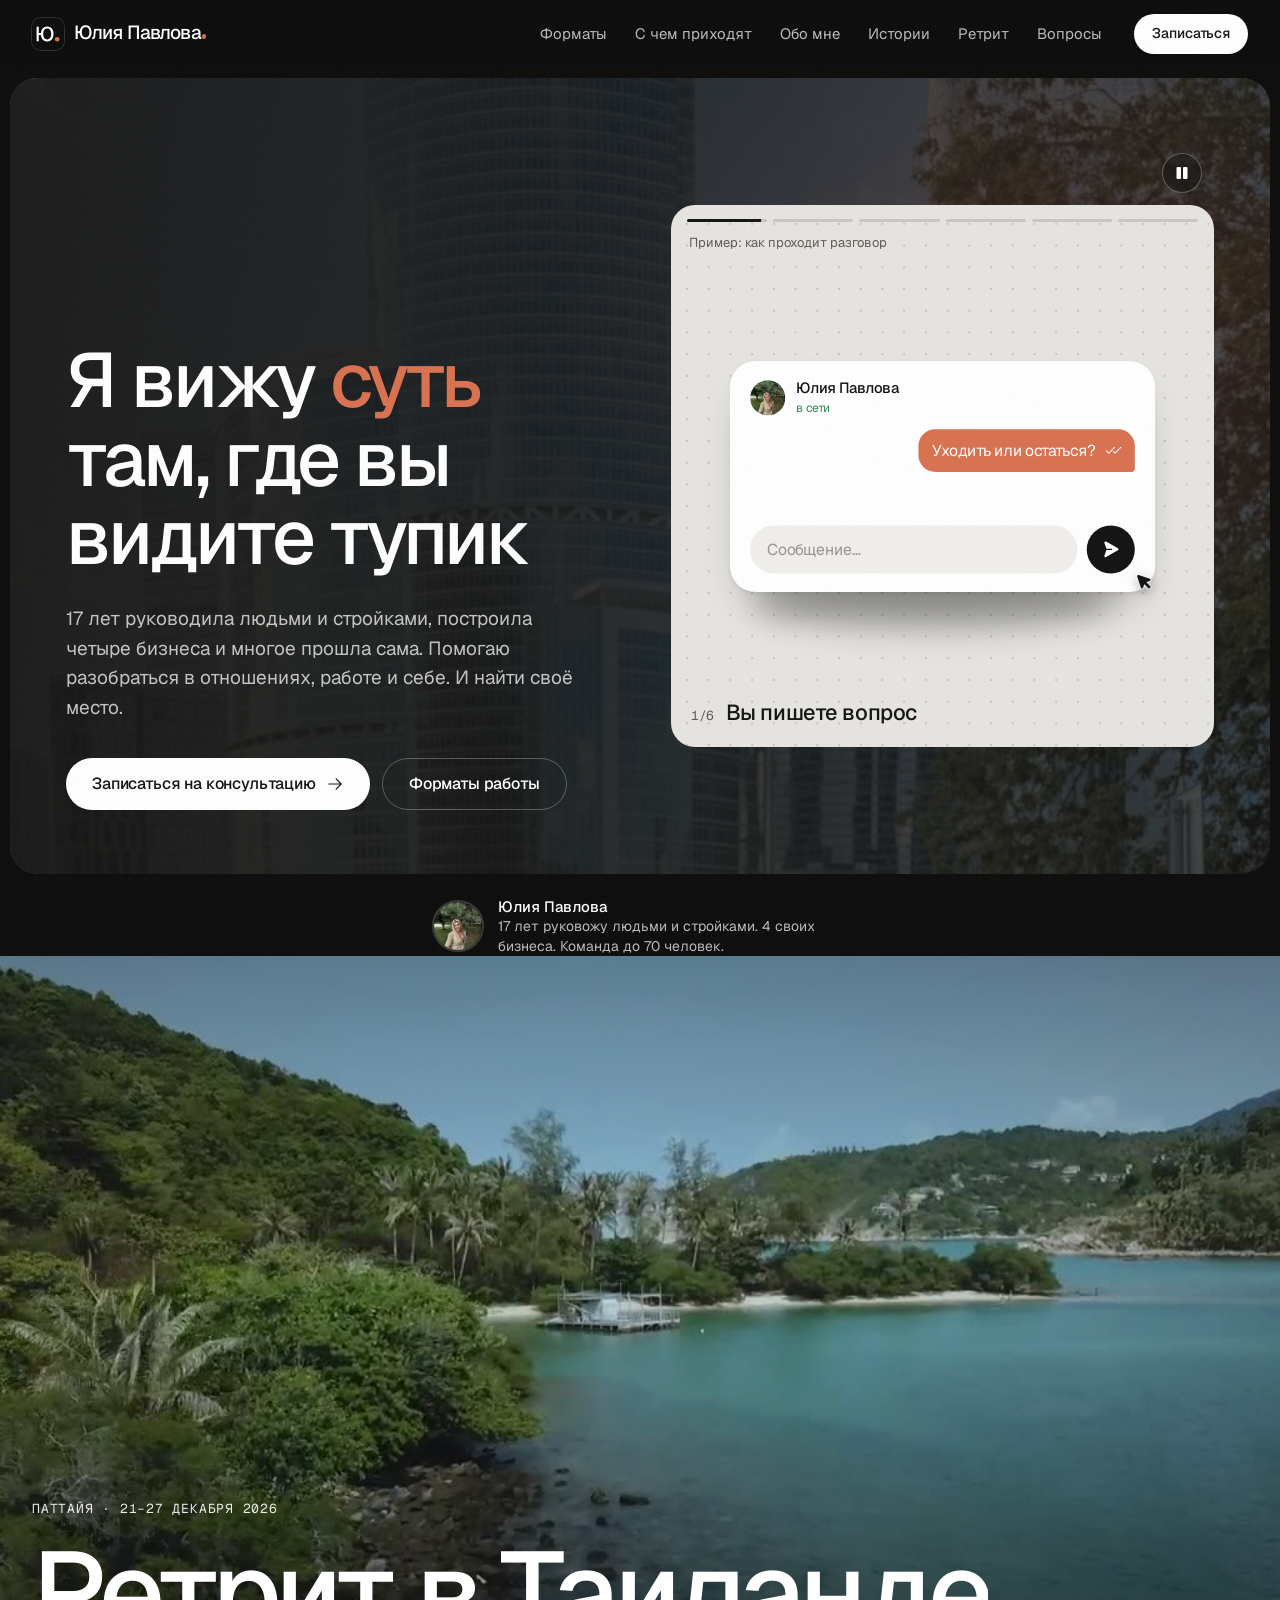
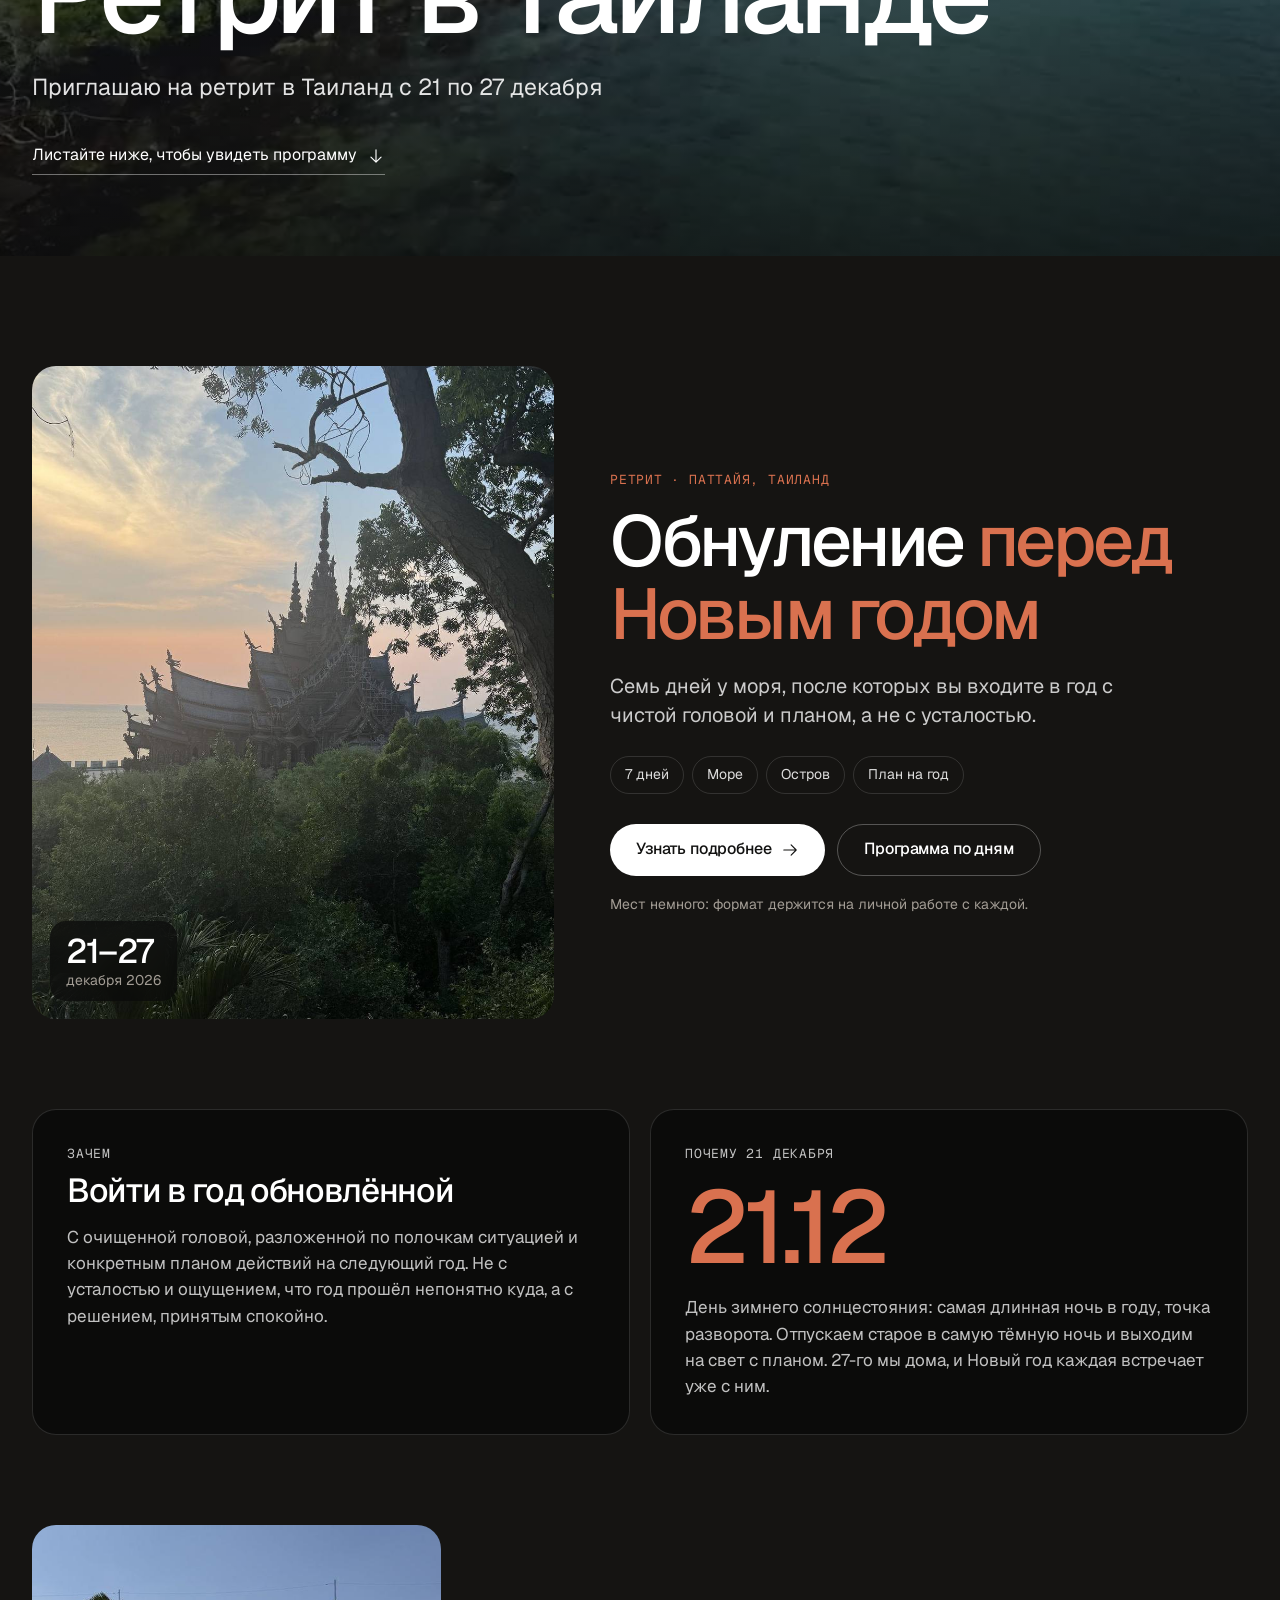
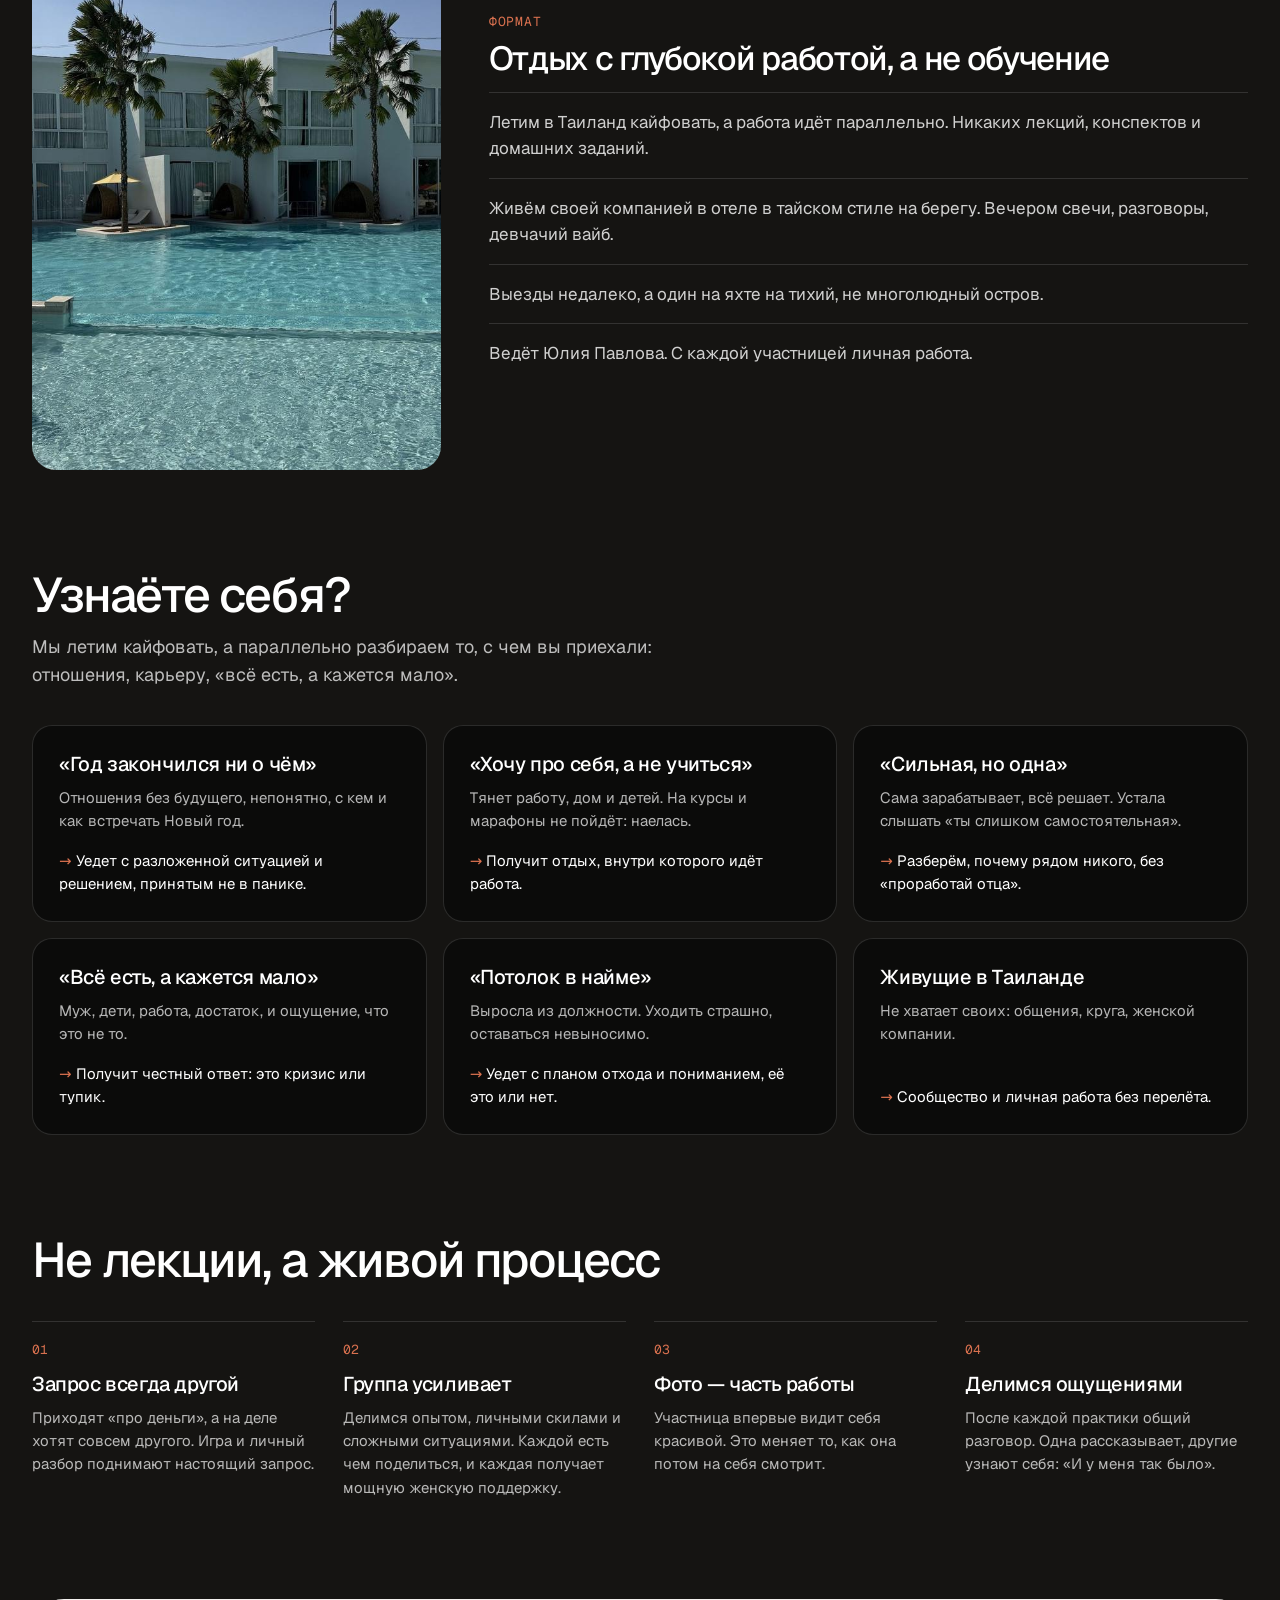
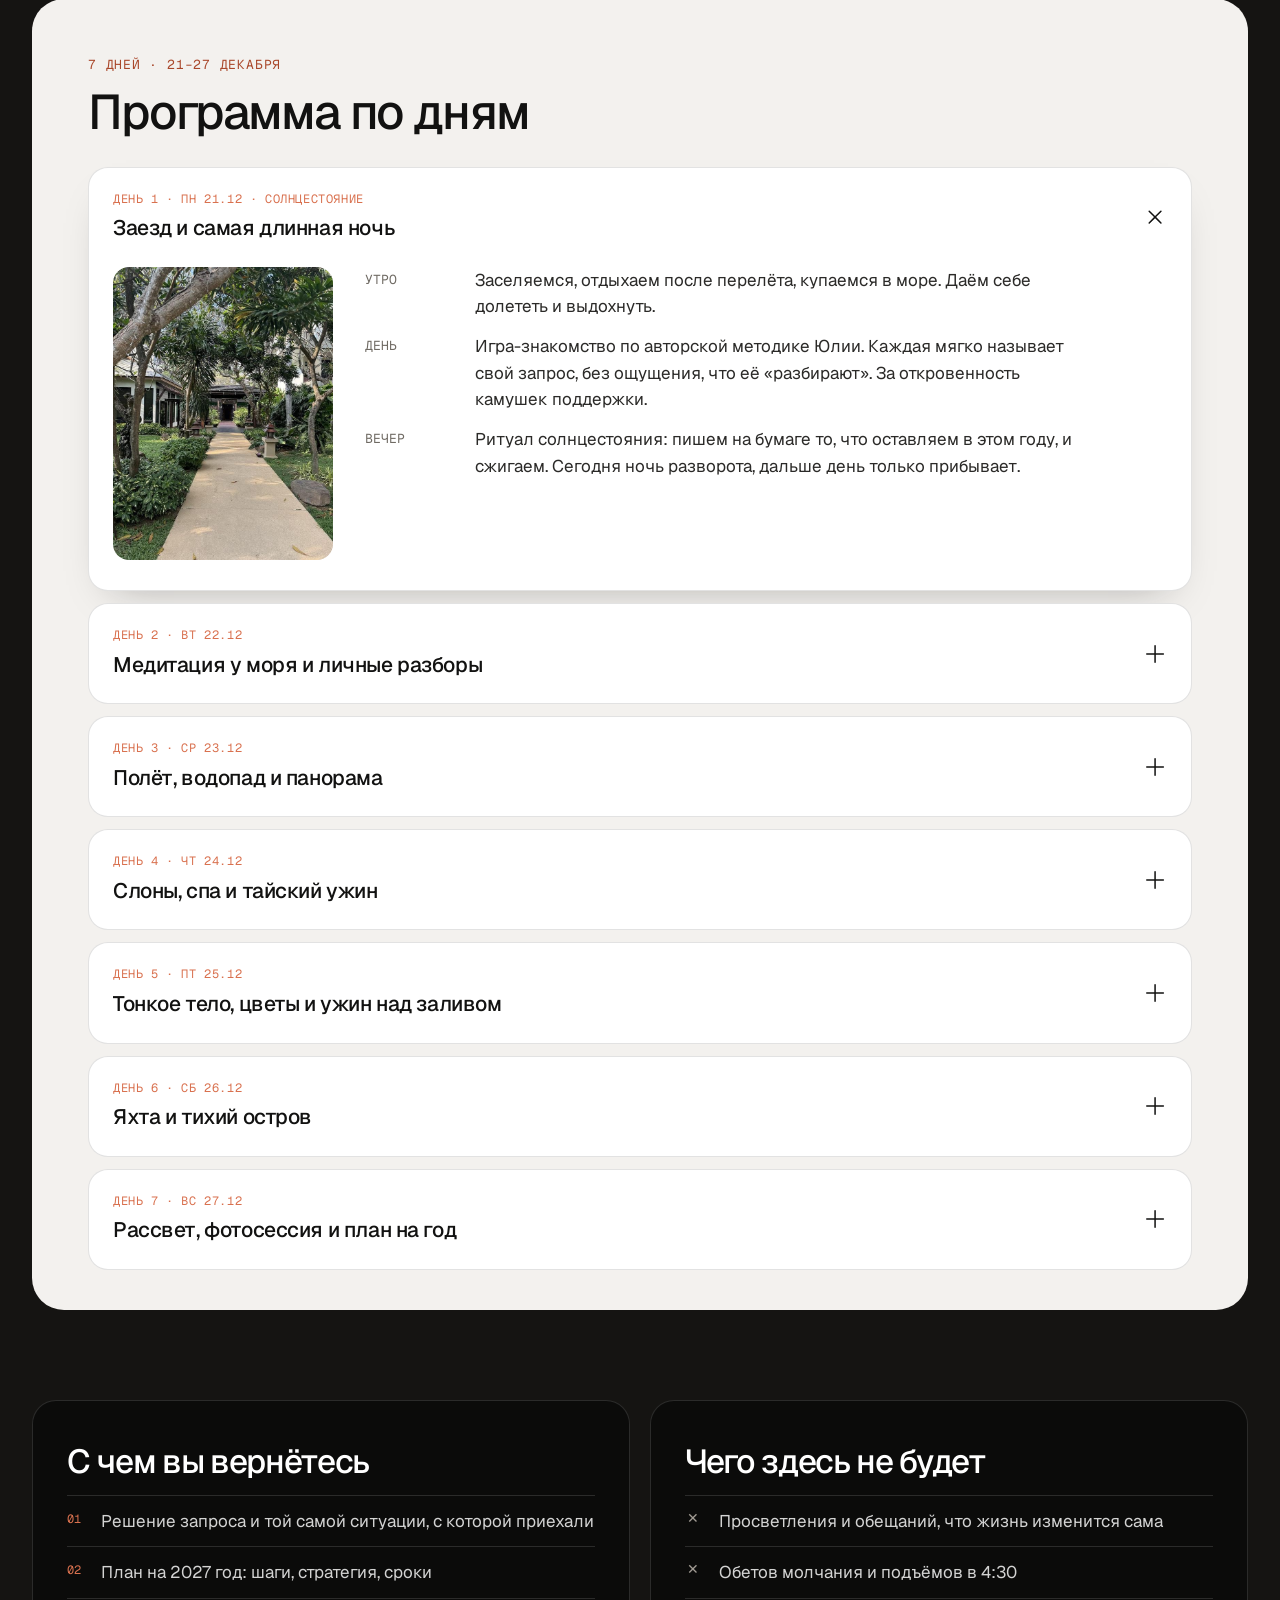
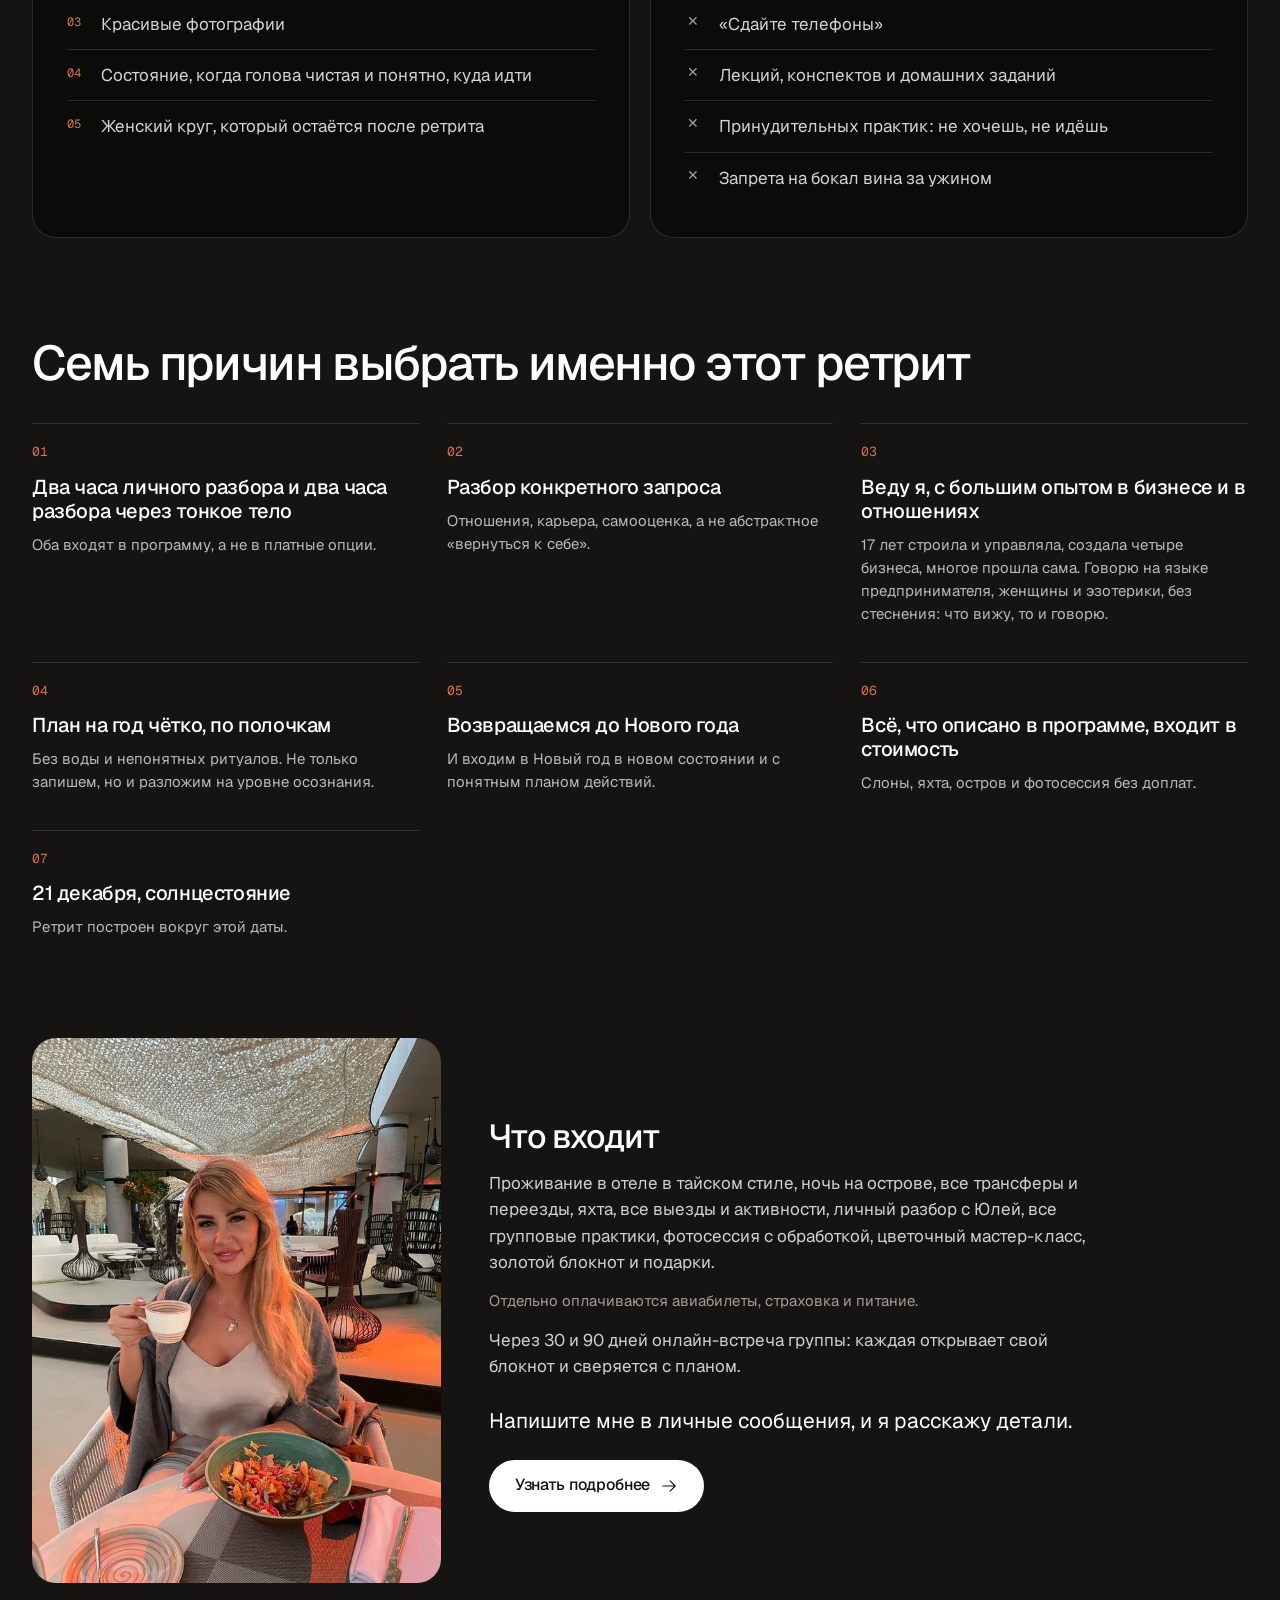
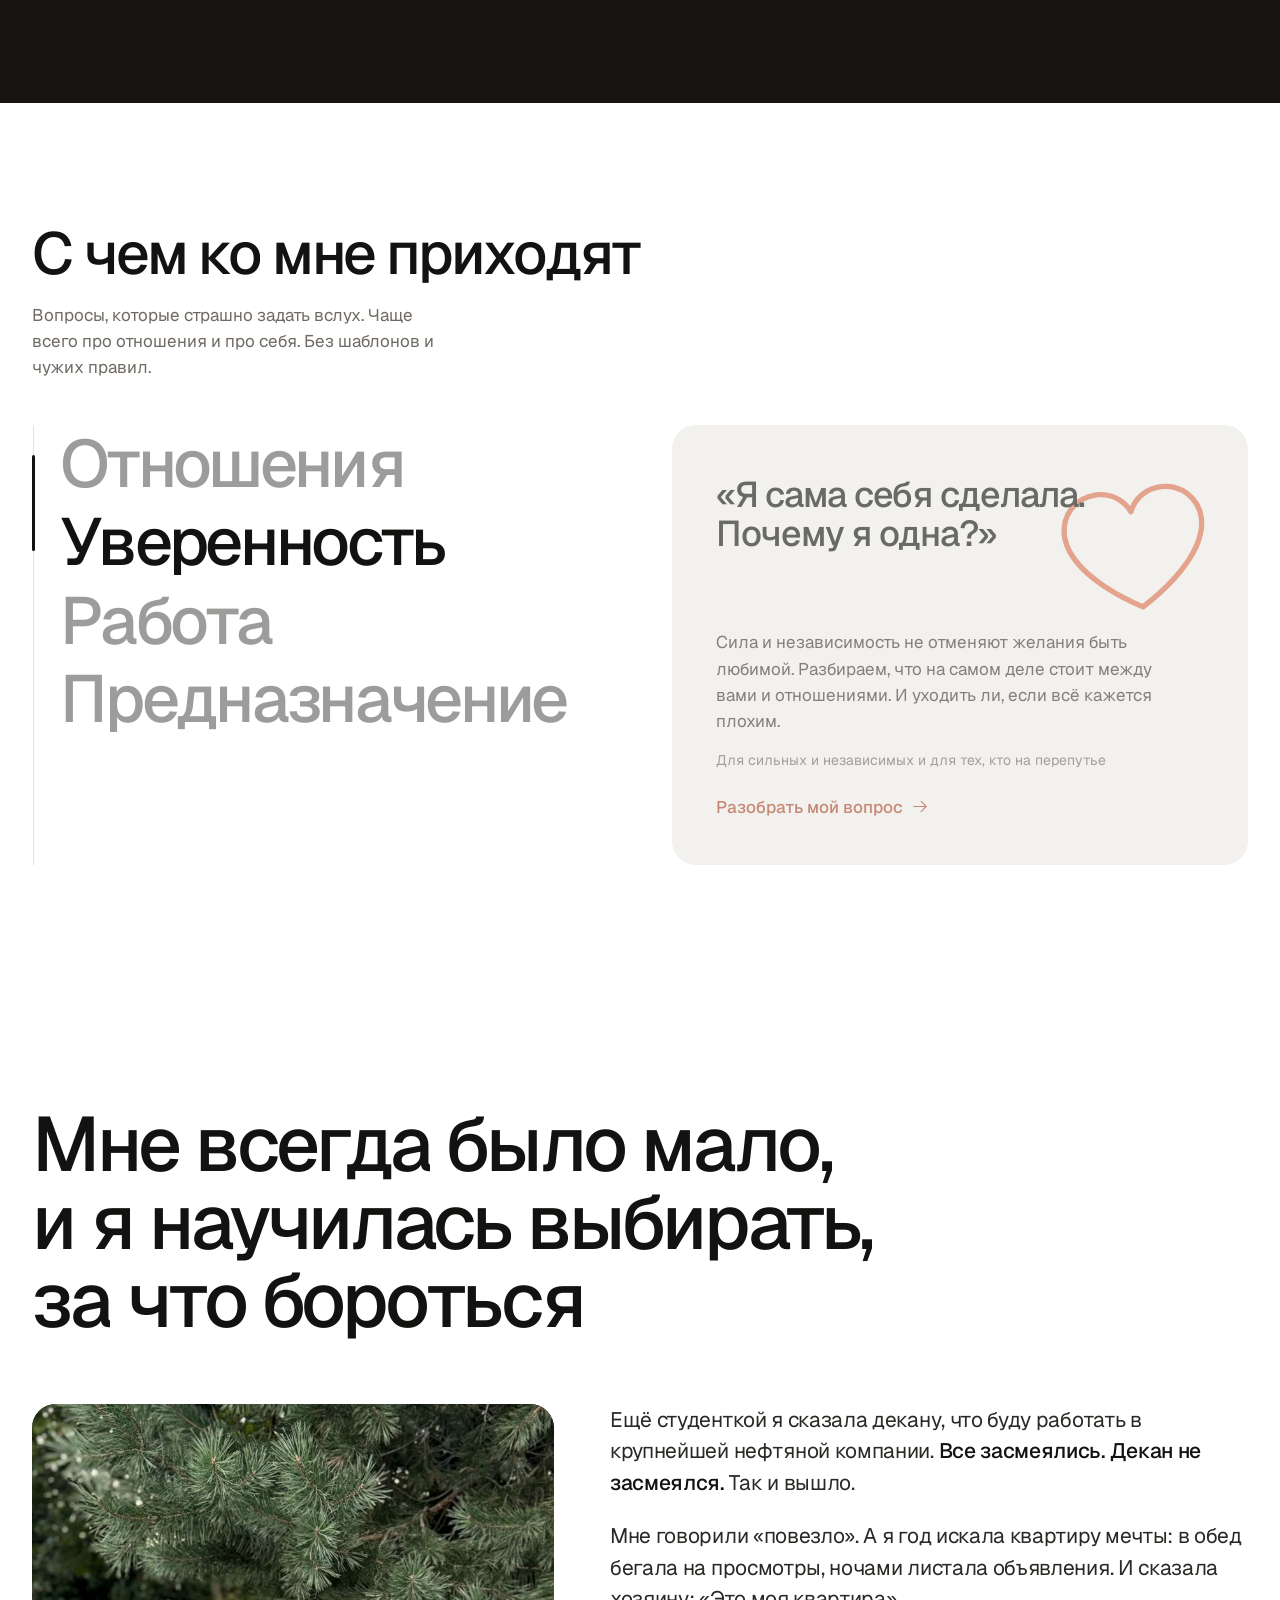
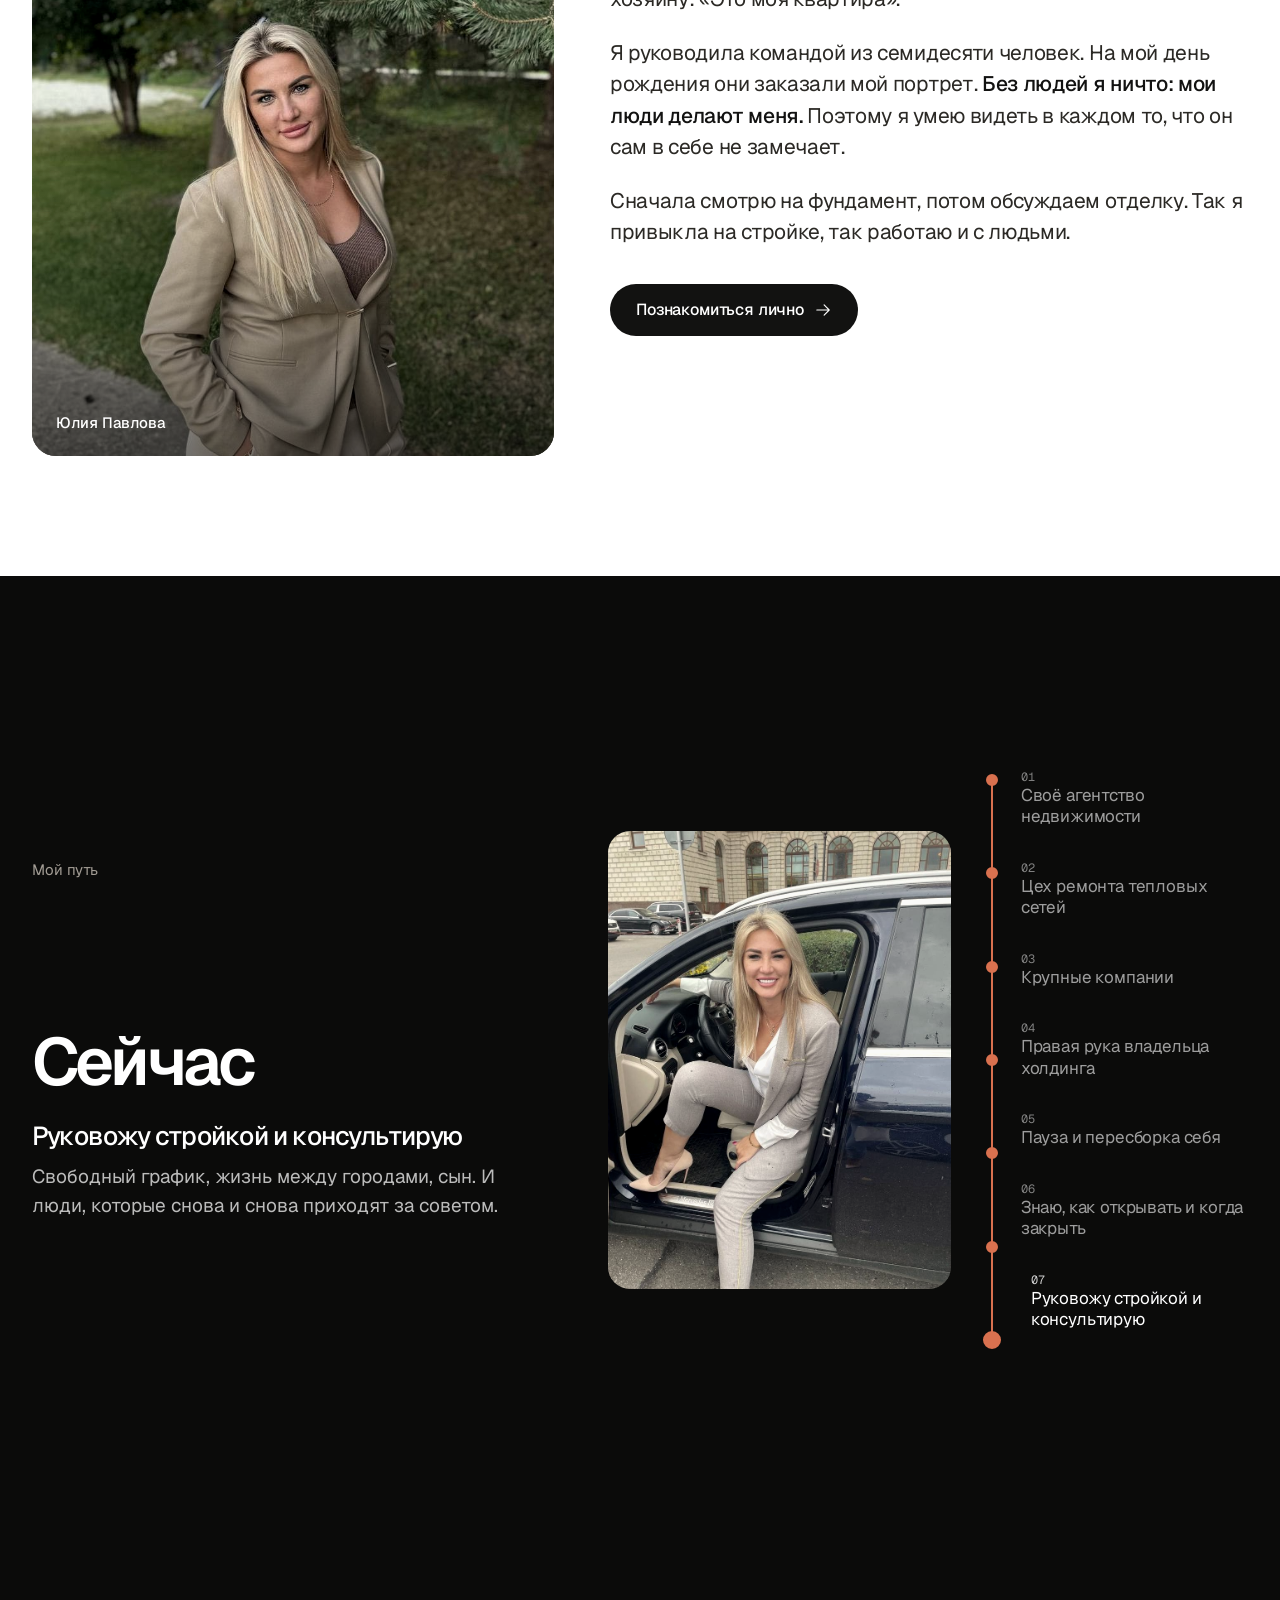
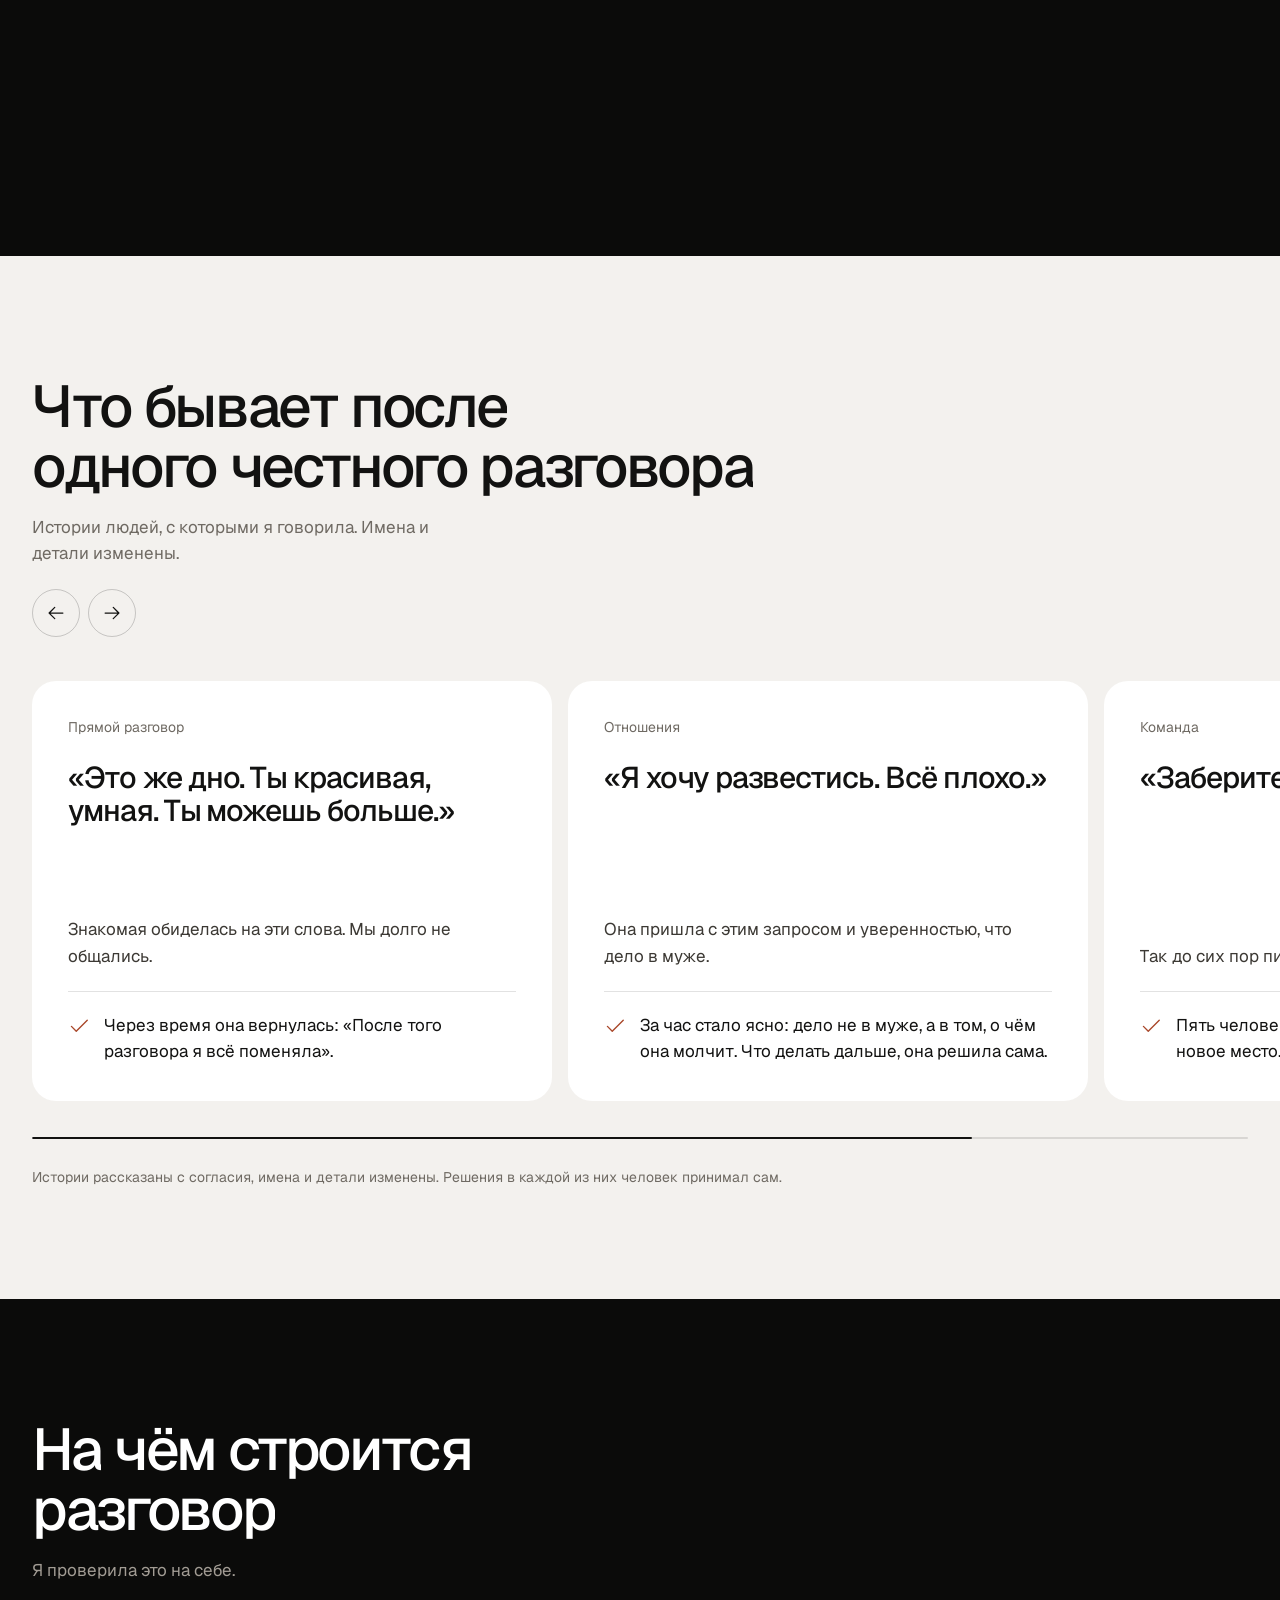
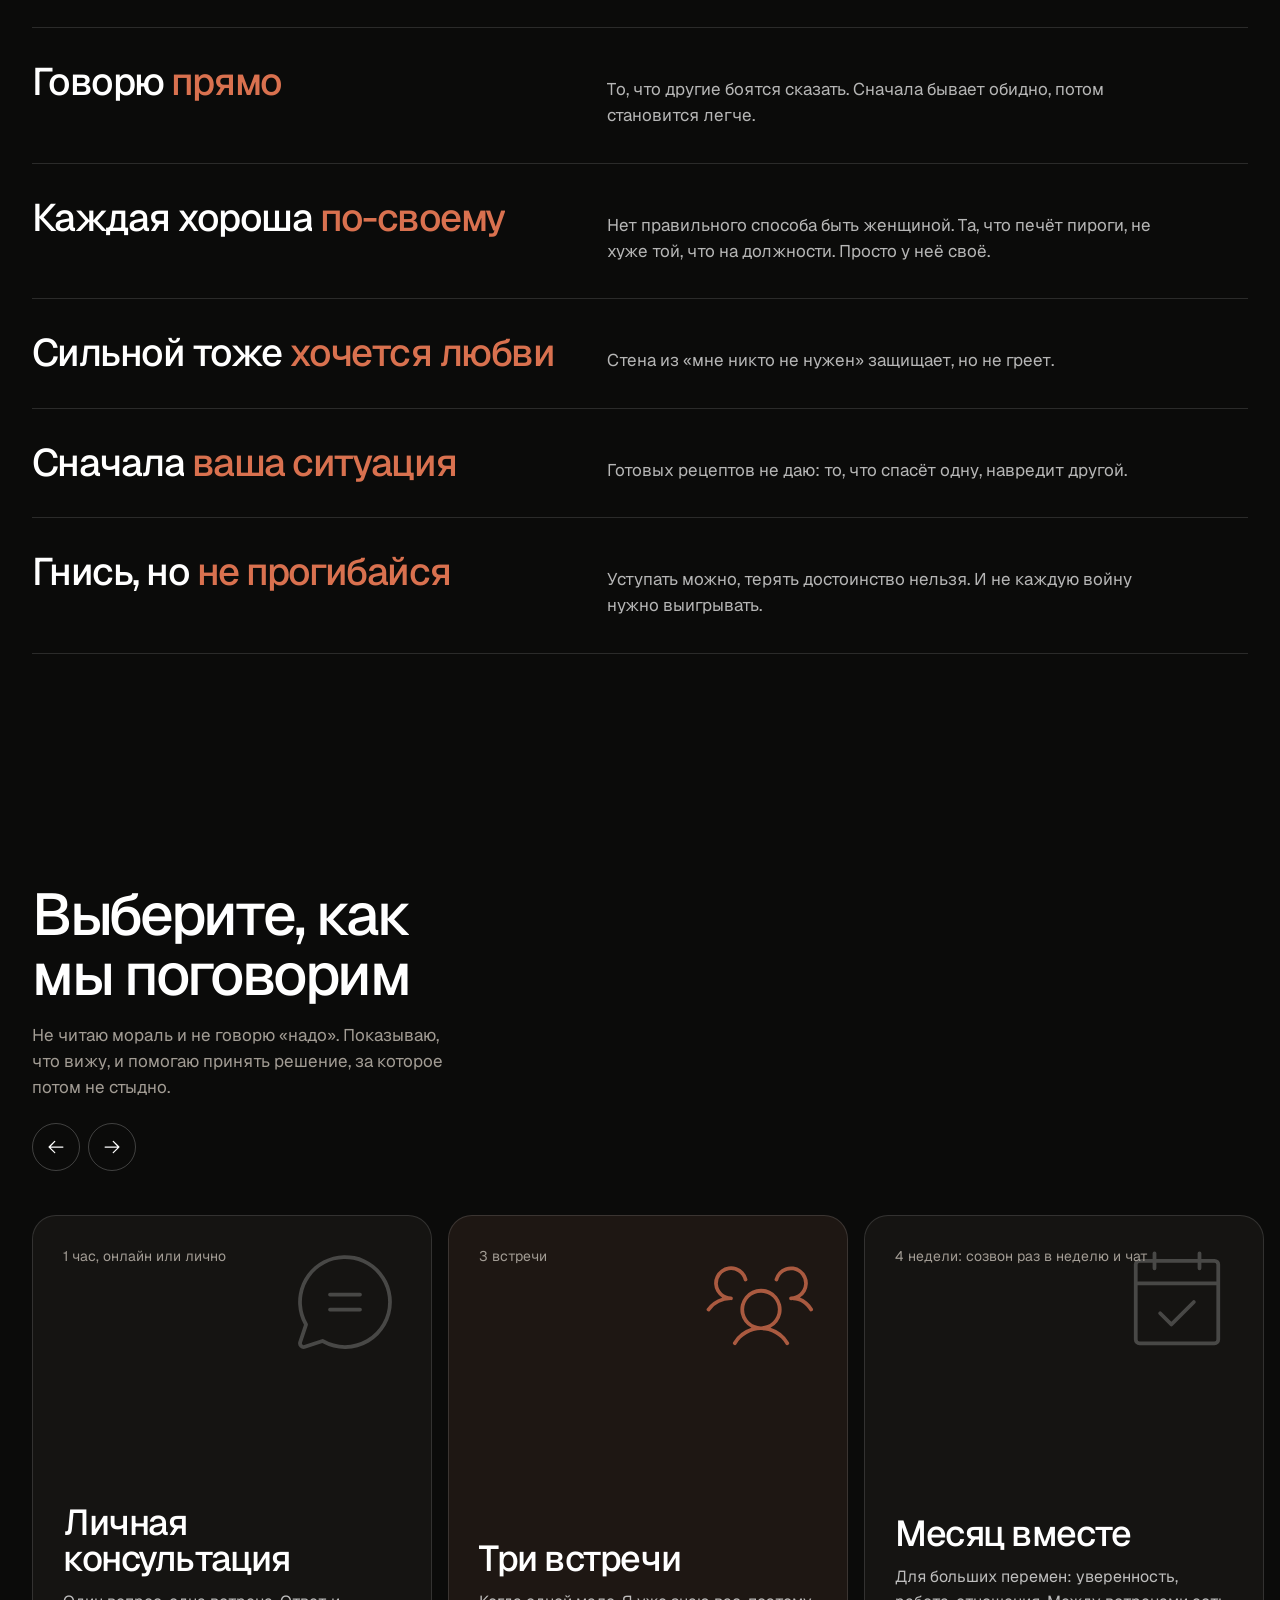
<file: index.html>
<!DOCTYPE html>
<html lang="ru">
<head>
<meta charset="UTF-8">
<meta name="viewport" content="width=device-width, initial-scale=1, viewport-fit=cover">
<title>Юлия Павлова: консультации</title>
<meta name="description" content="Юлия Павлова: консультации об отношениях, уверенности в себе, работе и личных решениях. Вижу суть и помогаю её разрешить.">
<meta property="og:title" content="Юлия Павлова: консультации">
<meta property="og:description" content="Отношения, работа, решения. Вижу суть, скажу как есть.">
<meta name="theme-color" content="#0B0B0A">
<link rel="icon" href="favicon.ico" sizes="48x48">
<link rel="icon" href="favicon.svg" type="image/svg+xml">
<link rel="apple-touch-icon" href="apple-touch-icon.png">
<link rel="preload" href="fonts/Geist-cyrillic-0.woff2" as="font" type="font/woff2" crossorigin>
<link rel="preload" href="photos/hero-towers.jpg" as="image">
<style>
@font-face{font-family: 'Geist';font-style: normal;font-weight: 400;font-display: swap;src: url(fonts/Geist-cyrillic-0.woff2) format('woff2');unicode-range: U+0301, U+0400-045F, U+0490-0491, U+04B0-04B1, U+2116;}
@font-face{font-family: 'Geist';font-style: normal;font-weight: 400;font-display: swap;src: url(fonts/Geist-latin-1.woff2) format('woff2');unicode-range: U+0000-00FF, U+0131, U+0152-0153, U+02BB-02BC, U+02C6, U+02DA, U+02DC, U+0304, U+0308, U+0329, U+2000-206F, U+20AC, U+2122, U+2191, U+2193, U+2212, U+2215, U+FEFF, U+FFFD;}
@font-face{font-family: 'Geist';font-style: normal;font-weight: 500;font-display: swap;src: url(fonts/Geist-cyrillic-0.woff2) format('woff2');unicode-range: U+0301, U+0400-045F, U+0490-0491, U+04B0-04B1, U+2116;}
@font-face{font-family: 'Geist';font-style: normal;font-weight: 500;font-display: swap;src: url(fonts/Geist-latin-1.woff2) format('woff2');unicode-range: U+0000-00FF, U+0131, U+0152-0153, U+02BB-02BC, U+02C6, U+02DA, U+02DC, U+0304, U+0308, U+0329, U+2000-206F, U+20AC, U+2122, U+2191, U+2193, U+2212, U+2215, U+FEFF, U+FFFD;}
@font-face{font-family: 'Geist';font-style: normal;font-weight: 600;font-display: swap;src: url(fonts/Geist-cyrillic-0.woff2) format('woff2');unicode-range: U+0301, U+0400-045F, U+0490-0491, U+04B0-04B1, U+2116;}
@font-face{font-family: 'Geist';font-style: normal;font-weight: 600;font-display: swap;src: url(fonts/Geist-latin-1.woff2) format('woff2');unicode-range: U+0000-00FF, U+0131, U+0152-0153, U+02BB-02BC, U+02C6, U+02DA, U+02DC, U+0304, U+0308, U+0329, U+2000-206F, U+20AC, U+2122, U+2191, U+2193, U+2212, U+2215, U+FEFF, U+FFFD;}
@font-face{font-family: 'Geist Mono';font-style: normal;font-weight: 400;font-display: swap;src: url(fonts/GeistMono-cyrillic-2.woff2) format('woff2');unicode-range: U+0301, U+0400-045F, U+0490-0491, U+04B0-04B1, U+2116;}
@font-face{font-family: 'Geist Mono';font-style: normal;font-weight: 400;font-display: swap;src: url(fonts/GeistMono-latin-3.woff2) format('woff2');unicode-range: U+0000-00FF, U+0131, U+0152-0153, U+02BB-02BC, U+02C6, U+02DA, U+02DC, U+0304, U+0308, U+0329, U+2000-206F, U+20AC, U+2122, U+2191, U+2193, U+2212, U+2215, U+FEFF, U+FFFD;}
@font-face{font-family: 'Geist Mono';font-style: normal;font-weight: 500;font-display: swap;src: url(fonts/GeistMono-cyrillic-2.woff2) format('woff2');unicode-range: U+0301, U+0400-045F, U+0490-0491, U+04B0-04B1, U+2116;}
@font-face{font-family: 'Geist Mono';font-style: normal;font-weight: 500;font-display: swap;src: url(fonts/GeistMono-latin-3.woff2) format('woff2');unicode-range: U+0000-00FF, U+0131, U+0152-0153, U+02BB-02BC, U+02C6, U+02DA, U+02DC, U+0304, U+0308, U+0329, U+2000-206F, U+20AC, U+2122, U+2191, U+2193, U+2212, U+2215, U+FEFF, U+FFFD;}
:root{
  --black:#0B0B0A;--panel:#151412;--ink:#121211;--white:#fff;--off:#F3F1EE;--stage:#E7E5E1;
  --gray:#6F6A63;--gray-d:#A29C94;--line:rgba(18,18,17,.12);--line-d:rgba(255,255,255,.13);
  --accent:#D9714F;--accent-ink:#A9472A;
  --f:'Geist',system-ui,sans-serif;--mono:'Geist Mono',ui-monospace,monospace;
  --ease:cubic-bezier(.16,1,.3,1);
}
*{box-sizing:border-box;margin:0;padding:0}
html{scroll-behavior:smooth;-webkit-text-size-adjust:100%;scroll-padding-top:80px;color-scheme:dark}
section,header{scroll-margin-top:72px}
.skip{position:absolute;left:12px;top:-60px;z-index:200;background:#fff;color:#121211;padding:10px 16px;border-radius:10px;font-weight:500}
.skip:focus{top:12px}
body{background:var(--black);color:var(--white);font-family:var(--f);font-size:17px;line-height:1.55;-webkit-font-smoothing:antialiased;overflow-x:hidden}
::selection{background:var(--accent);color:#fff}
a{color:inherit;text-decoration:none}
:focus-visible{outline:2px solid var(--accent);outline-offset:3px;border-radius:6px}
::-webkit-scrollbar{width:10px;height:10px}
::-webkit-scrollbar-thumb{background:#3a3733;border-radius:10px;border:2px solid var(--black)}
::-webkit-scrollbar-track{background:var(--black)}
html{scrollbar-color:#3a3733 var(--black)}
.wrap{max-width:1320px;margin:0 auto;padding:0 max(32px,env(safe-area-inset-right,0px)) 0 max(32px,env(safe-area-inset-left,0px))}
h1,h2,h3{font-weight:500;letter-spacing:-.04em;line-height:1.02;text-wrap:balance}
h2{font-size:clamp(36px,4.6vw,66px)}
.light{background:var(--white);color:var(--ink)}
.off{background:var(--off);color:var(--ink)}

/* кнопки */
.pill{display:inline-flex;align-items:center;gap:10px;height:52px;padding:0 26px;border-radius:999px;font-weight:500;font-size:16px;letter-spacing:-.01em;transition:transform 160ms var(--ease),translate 220ms var(--ease),background 200ms ease,color 200ms ease,border-color 200ms ease;white-space:nowrap}
.pill svg{width:18px;height:18px;transition:transform 200ms var(--ease)}

.pill:active{transform:scale(.97)}
.pill.w{background:var(--white);color:var(--ink)}

.pill.b{background:var(--ink);color:#fff}

.pill.o{border:1px solid rgba(255,255,255,.28);color:#fff}


/* навигация */
nav{position:sticky;top:0;z-index:50;background:rgba(11,11,10,.86);backdrop-filter:saturate(1.4) blur(14px);-webkit-backdrop-filter:saturate(1.4) blur(14px)}
nav .wrap{height:68px;display:flex;align-items:center;gap:32px}
.logo{font-weight:600;font-size:17px;letter-spacing:-.02em;margin-right:auto}
.logo{font-weight:500;font-size:19px;letter-spacing:-.045em;white-space:nowrap;display:inline-flex;align-items:baseline}
.logo-mark{width:32px;height:32px;border-radius:9px;margin-right:10px;align-self:center;box-shadow:0 0 0 1px rgba(255,255,255,.14)}
.logo-dot{display:inline-block;width:.24em;height:.24em;border-radius:50%;background:var(--accent);margin-left:.06em}
.menu{display:flex;gap:28px;font-size:15px}
.menu a{color:rgba(255,255,255,.72);transition:color .2s}

nav .pill{height:40px;padding:0 18px;font-size:14px}
.burger{display:none;width:44px;height:44px;border:0;background:none;cursor:pointer;position:relative}
.burger i,.burger i::before,.burger i::after{position:absolute;left:10px;width:20px;height:1.5px;background:#fff;content:"";transition:transform 200ms var(--ease),background 200ms ease}
.burger i{top:19px}.burger i::before{left:0;top:-6px}.burger i::after{left:0;top:6px}
.nav-open .burger i{background:transparent}
.nav-open .burger i::before{transform:translateY(6px) rotate(45deg)}
.nav-open .burger i::after{transform:translateY(-6px) rotate(-45deg)}

/* ============ HERO ============ */
.hero{padding:10px 10px 0}
.hero-panel{position:relative;border-radius:28px;background:var(--panel);overflow:hidden;min-height:calc(100svh - 104px);display:grid;grid-template-columns:1.02fr .98fr;gap:40px;padding:56px;align-items:end}
.hero-panel::before{content:"";position:absolute;inset:0;background:radial-gradient(60% 70% at 85% 30%,rgba(217,113,79,.16),transparent 70%);pointer-events:none}
.hero-copy{position:relative;z-index:2;padding-bottom:8px}
.hero h1{font-size:clamp(46px,6vw,92px);letter-spacing:-.04em}
.hero h1 span{color:var(--accent)}
.hero .lead{font-size:19px;color:rgba(255,255,255,.74);max-width:520px;margin:28px 0 36px}
.cta{display:flex;gap:12px;flex-wrap:wrap}
.introband{padding:22px 10px 0}
.who{display:flex;align-items:center;gap:14px;font-size:14px;color:rgba(255,255,255,.72);max-width:480px;line-height:1.4}
.who img{width:52px;height:52px;border-radius:50%;object-fit:cover;object-position:50% 22%;flex:none;border:2px solid rgba(255,255,255,.18)}
.who b{display:block;color:#fff;font-weight:500;font-size:15px}
.stage-wrap{position:relative;z-index:1;align-self:center;justify-self:end;width:100%;max-width:min(660px,calc(100svh - 190px))}
.stage{position:relative;aspect-ratio:1/1;border-radius:24px;background:var(--stage);overflow:hidden}
.world{position:absolute;left:0;top:0;width:600px;height:600px;transform-origin:0 0}
.cam{position:absolute;inset:0;transform-origin:300px 300px}
.shape{position:absolute;left:300px;top:300px;overflow:hidden;box-shadow:0 22px 44px -22px rgba(0,0,0,.4),0 2px 6px rgba(0,0,0,.06)}
.st{position:absolute;left:50%;top:50%;opacity:0;letter-spacing:-.02em}
.cursor{position:absolute;left:0;top:0;width:26px;height:26px;z-index:5;transform-origin:4px 3px}
.event{position:absolute;left:-28px;bottom:28px;z-index:3;display:flex;align-items:center;gap:16px;background:rgba(21,20,18,.94);border:1px solid var(--line-d);border-radius:18px;padding:14px 18px 14px 14px;max-width:330px;transition:transform 200ms var(--ease),border-color 200ms ease}

.event-art{width:56px;height:56px;border-radius:12px;flex:none;background:url(photos/flowers-office.jpg) 50% 30%/cover;position:relative;overflow:hidden}

.event small{display:block;font-size:12px;color:var(--gray-d)}
.event b{font-weight:500;font-size:15px;letter-spacing:-.01em;line-height:1.3;display:block}

/* ============ ФОРМАТЫ — карусель ============ */
.formats{padding:110px 0 100px}
.head-row{display:block;margin-bottom:44px}
.head-row p{margin-top:18px;max-width:60ch}
.head-row p{max-width:420px;color:var(--gray-d)}
.light .head-row p,.off .head-row p{color:var(--gray)}
.arrows{display:flex;gap:8px;margin-top:22px}
.arrow{width:48px;height:48px;border-radius:50%;border:1px solid rgba(255,255,255,.22);background:none;color:#fff;display:grid;place-items:center;cursor:pointer;transition:background .3s,color .3s}

.arrow svg{width:18px;height:18px}
.off .arrow{border-color:rgba(18,18,17,.2);color:var(--ink)}

.rail{display:flex;gap:16px;overflow-x:auto;scroll-snap-type:x mandatory;scroll-padding:0 max(32px,calc((100vw - 1320px)/2 + 32px));padding:0 max(32px,calc((100vw - 1320px)/2 + 32px)) 8px;scrollbar-width:none}
.rail::-webkit-scrollbar{display:none}
.fcard{scroll-snap-align:start;flex:none;width:min(400px,82vw);height:520px;border-radius:24px;background:var(--panel);border:1px solid var(--line-d);padding:30px;display:flex;flex-direction:column;position:relative;overflow:hidden;transition:transform .6s var(--ease),border-color .3s}

.fcard .art{position:absolute;inset:0 0 auto 0;width:100%;height:300px}
.fcard .meta{font-size:14px;color:var(--gray-d);position:relative}
.fcard h3{font-size:36px;margin-top:auto;position:relative}
.fcard p{color:rgba(255,255,255,.72);font-size:16px;margin:12px 0 22px;position:relative}
.fcard .go{display:flex;align-items:center;justify-content:space-between;border-top:1px solid var(--line-d);padding-top:18px;font-size:15px;position:relative;color:var(--gray-d)}
.fcard .go svg{width:20px;height:20px;color:#fff;transition:transform 200ms var(--ease)}

.fcard.acc{background:#1E1713}
.fcard.ph2{padding-top:0}
.fphoto{display:block;margin:0 -30px 22px;height:250px;overflow:hidden;border-radius:24px 24px 0 0}
.fphoto img{width:100%;height:100%;object-fit:cover;object-position:50% 18%;transition:transform 400ms var(--ease)}

.fcard.ph2 h3{margin-top:auto}
.fcard .art.photo{inset:0;height:100%;object-fit:cover;object-position:50% 30%;opacity:.55;transition:transform 400ms var(--ease),opacity 300ms ease}


/* ============ ФОКУС (моушн A) ============ */
.focus{position:relative;height:180vh;background:var(--black)}
.focus-pin{position:sticky;top:0;height:100svh;overflow:hidden;display:grid;place-items:center}
.focus-glow{position:absolute;left:50%;top:50%;width:110vmax;height:110vmax;margin:-55vmax;border-radius:50%;background:radial-gradient(closest-side,rgba(217,113,79,.22),transparent 70%);pointer-events:none}
.fw{position:absolute;left:50%;top:50%;white-space:nowrap;font-weight:500;letter-spacing:-.03em;color:#fff;pointer-events:none}
.core{position:relative;text-align:center;z-index:2;padding:0 24px}
.core .word{font-size:clamp(96px,19vw,300px);font-weight:600;letter-spacing:-.06em;line-height:.9;display:block;opacity:0}
.core .line{font-size:clamp(20px,2.2vw,30px);letter-spacing:-.02em;max-width:760px;margin:28px auto 30px;color:rgba(255,255,255,.84);line-height:1.3;opacity:0}
.core .pill{opacity:0}

/* ============ СФЕРЫ (столпы) ============ */
.pillars{padding:120px 0}
.pillars .grid{display:grid;grid-template-columns:1fr 1fr;gap:64px;align-items:stretch}
.plist{position:relative;padding-left:28px}
.plist .bar{position:absolute;left:0;width:3px;border-radius:3px;background:var(--ink)}
.plist .track{position:absolute;left:1px;top:0;bottom:0;width:1px;background:var(--line)}
.plist button{display:block;width:100%;text-align:left;background:none;border:0;cursor:pointer;font-family:var(--f);font-size:clamp(40px,5.2vw,78px);font-weight:500;letter-spacing:-.04em;line-height:1.12;color:rgba(18,18,17,.42);padding:2px 0;transition:color 200ms ease}

.plist button[aria-selected="true"]{color:var(--ink)}
.ppanel{position:relative;border-radius:24px;background:var(--off);overflow:hidden;min-height:440px}
.pp{position:absolute;inset:0;padding:44px;display:flex;flex-direction:column;opacity:0}
.pp q{position:relative;font-size:clamp(28px,2.8vw,40px);letter-spacing:-.035em;line-height:1.1;quotes:"«" "»";font-weight:500;max-width:440px}
.pp p{position:relative;margin-top:auto;color:#3c3934;max-width:460px}
.pp .who{position:relative;font-size:14px;color:var(--gray);margin-top:16px}
.pp-art{position:absolute;right:-50px;top:-50px;width:300px;height:300px}

/* ============ ЗНАКОМСТВО ============ */
.meet{padding:120px 0 120px}
.meet h2{font-size:clamp(40px,6vw,96px);max-width:1100px}
.meet .grid{display:grid;grid-template-columns:.9fr 1.1fr;gap:56px;margin-top:64px;align-items:start}
.portrait{position:relative;aspect-ratio:4/5;border-radius:24px;overflow:hidden;background:linear-gradient(160deg,#2A2622,#121110)}

.portrait img{position:absolute;inset:0;width:100%;height:100%;object-fit:cover;object-position:50% 25%;transition:transform 400ms var(--ease)}

.portrait::after{content:"";position:absolute;inset:55% 0 0;background:linear-gradient(transparent,rgba(0,0,0,.55))}
.portrait figcaption{position:absolute;left:24px;bottom:22px;z-index:1;font-size:15px;font-weight:500;color:#fff}
.portrait{margin:0}
.story{font-size:21px;line-height:1.5;letter-spacing:-.015em;color:#2b2925;max-width:640px}
.story p+p{margin-top:22px}
.story b{font-weight:500;color:var(--ink)}
.story .pill{margin-top:36px}

/* ============ ПУТЬ (моушн B) ============ */
.path{position:relative;height:320vh;background:var(--black)}
.path-pin{position:sticky;top:0;height:100svh;padding-top:68px !important;overflow:hidden;display:grid;grid-template-columns:1.25fr .8fr .6fr;gap:40px;align-items:center;max-width:1320px;margin:0 auto;padding:0 32px}
.path-photo{position:relative;aspect-ratio:3/4;border-radius:22px;overflow:hidden;background:#1a1816}
.flt{display:none}
.path-photo img{position:absolute;inset:0;width:100%;height:100%;object-fit:cover;object-position:50% 20%;opacity:0}
.path-pin{z-index:1}
.path-title{font-size:15px;color:var(--gray-d);margin-bottom:18px}
.path-big{position:relative;height:clamp(120px,15vw,210px)}
.pb{position:absolute;left:0;bottom:0;font-size:clamp(56px,5.2vw,96px);font-weight:600;letter-spacing:-.055em;line-height:.9;white-space:nowrap;opacity:0}
.path-sub{font-size:19px;color:rgba(255,255,255,.72);max-width:520px;margin-top:30px;min-height:140px;position:relative}
.ps{position:absolute;left:0;top:0;opacity:0}
.ps strong{display:block;font-size:26px;color:#fff;font-weight:500;letter-spacing:-.03em;margin-bottom:10px;line-height:1.15}
.path-rail{position:relative;height:min(64vh,560px);display:flex;gap:28px}
.rail-line{position:relative;width:2px;background:var(--line-d);border-radius:2px;flex:none}
.rail-fill{position:absolute;left:0;top:0;width:2px;background:var(--accent);border-radius:2px}
.rail-dot{position:absolute;left:-5px;width:12px;height:12px;margin-top:-6px;border-radius:50%;background:var(--black);border:2px solid #4a4640}
.rail-list{list-style:none;display:flex;flex-direction:column;justify-content:space-between;height:100%;margin:-10px 0}
.rail-list li{font-size:17px;letter-spacing:-.01em;color:rgba(255,255,255,.6);line-height:1.25}
.rail-list li b{display:block;font-weight:400;font-size:12px;font-family:var(--mono);letter-spacing:0;opacity:.8}

/* ============ ИСТОРИИ ============ */
.stories{padding:120px 0 110px}
.scard{scroll-snap-align:start;flex:none;width:min(520px,86vw);border-radius:24px;background:#fff;padding:36px;display:flex;flex-direction:column;min-height:420px;transition:transform 200ms var(--ease),box-shadow 200ms var(--ease)}

.scard .tag{font-size:14px;color:var(--gray)}
.scard q{font-size:30px;letter-spacing:-.035em;line-height:1.12;font-weight:500;margin:22px 0;quotes:"«" "»"}
.scard p{color:#3c3934;margin-top:auto}
.scard .after{display:flex;gap:14px;align-items:flex-start;margin-top:22px;padding-top:20px;border-top:1px solid var(--line);color:var(--ink)}
.scard .after svg{flex:none;width:22px;height:22px;color:var(--accent-ink);margin-top:2px}
.note{font-size:14px;color:var(--gray);margin-top:28px}

/* ============ ПРИНЦИПЫ ============ */
.principles{padding:120px 0}
.prow{display:grid;grid-template-columns:1fr 1.2fr;gap:40px;padding:34px 0;border-top:1px solid var(--line-d);align-items:baseline}
.prow h3,.prow p{transition:transform 250ms var(--ease)}
.prow:last-child{border-bottom:1px solid var(--line-d)}
.prow h3{font-size:clamp(28px,3vw,44px)}
.prow h3 .a{color:var(--accent)}
.prow p{color:rgba(255,255,255,.7);max-width:560px}
@media (hover:hover){.prow:hover h3,.prow:hover p{transform:translateX(16px)}}

/* ============ РЕТРИТ В ТАИЛАНДЕ ============ */
.trip-hero{position:relative;min-height:100svh;display:flex;align-items:flex-end;overflow:hidden;color:#fff;background:#0f2a33 url(media/day.jpg) center/cover no-repeat}
.trip-hero-vid{position:absolute;inset:0;width:100%;height:100%;object-fit:cover}
.trip-hero::after{content:"";position:absolute;inset:0;background:linear-gradient(180deg,rgba(8,8,10,.35) 0%,rgba(8,8,10,.05) 35%,rgba(8,8,10,.72) 100%)}
.trip-hero-in{position:relative;z-index:1;width:100%;padding-top:120px;padding-bottom:9vh}
.trip-hero .trip-kick{color:#fff;opacity:.9}
.trip-hero h2{font-size:clamp(52px,9vw,150px);letter-spacing:-.05em;margin-top:14px;max-width:1100px}
.trip-hero-sub{font-size:clamp(19px,1.8vw,24px);line-height:1.4;max-width:620px;margin-top:20px;color:rgba(255,255,255,.88)}
.trip-down{display:inline-flex;align-items:center;gap:10px;margin-top:40px;font-size:16px;border-bottom:1px solid rgba(255,255,255,.4);padding-bottom:6px}
.trip-down svg{width:18px;height:18px;animation:trip-bob 1.8s var(--ease) infinite}
@keyframes trip-bob{50%{transform:translateY(5px)}}
@media (prefers-reduced-motion:reduce){.trip-down svg{animation:none}}
.trip{background:var(--panel);padding:110px 0 120px;color:#fff}
.trip .a{color:var(--accent)}
.trip-kick{font-family:var(--mono);font-size:13px;letter-spacing:.06em;text-transform:uppercase;color:var(--accent)}
.trip-top{display:grid;grid-template-columns:minmax(0,.9fr) minmax(0,1.1fr);gap:56px;align-items:center}
.trip-cover{position:relative;margin:0;border-radius:24px;overflow:hidden;aspect-ratio:4/5}
.trip-cover img{width:100%;height:100%;object-fit:cover}
.trip-cover figcaption{position:absolute;left:18px;bottom:18px;background:rgba(11,11,10,.72);backdrop-filter:blur(10px);-webkit-backdrop-filter:blur(10px);border-radius:16px;padding:12px 16px;line-height:1.1}
.trip-cover figcaption b{display:block;font-size:34px;font-weight:500;letter-spacing:-.04em}
.trip-cover figcaption span{font-size:14px;color:var(--gray-d)}
.trip-lead h2{font-size:clamp(40px,5.6vw,84px);margin-top:14px}
.trip-sub{font-size:20px;line-height:1.45;color:rgba(255,255,255,.78);margin-top:22px;max-width:560px}
.trip-tags{list-style:none;display:flex;flex-wrap:wrap;gap:8px;margin:26px 0 30px}
.trip-tags li{border:1px solid var(--line-d);border-radius:999px;padding:7px 14px;font-size:14px;color:rgba(255,255,255,.85)}
.trip .cta{display:flex;flex-wrap:wrap;gap:12px}
.trip-note{font-size:14px;color:var(--gray-d);margin-top:18px}
.trip-two{display:grid;grid-template-columns:1fr 1fr;gap:20px;margin-top:90px}
.trip-box{background:var(--black);border:1px solid var(--line-d);border-radius:24px;padding:34px}
.trip-box h3,.trip-fmt h3,.trip-end h3{font-size:clamp(26px,2.6vw,36px);margin:10px 0 16px}
.trip-box p{color:rgba(255,255,255,.75)}
.trip-big{display:block;font-size:clamp(64px,8vw,110px);font-weight:500;letter-spacing:-.05em;line-height:1;margin:12px 0 16px;color:var(--accent)}
.trip-fmt{display:grid;grid-template-columns:minmax(0,.7fr) minmax(0,1.3fr);gap:48px;align-items:center;margin-top:90px}
.trip-fmt img,.trip-end img{width:100%;height:auto;object-position:50% 30%;border-radius:24px;aspect-ratio:3/4;object-fit:cover}
.trip-list{list-style:none}
.trip-list li{padding:16px 0;border-top:1px solid var(--line-d);color:rgba(255,255,255,.8)}
.trip-h3{font-size:clamp(32px,3.8vw,54px);margin-top:100px}
.trip-intro{color:rgba(255,255,255,.72);max-width:620px;margin-top:14px;font-size:18px}
.trip-who{display:grid;grid-template-columns:repeat(3,1fr);gap:16px;margin-top:36px}
.trip-who>div{background:var(--black);border:1px solid var(--line-d);border-radius:20px;padding:26px;display:flex;flex-direction:column}
.trip-who h4,.trip-steps h4,.trip-why7 h4{font-size:20px;font-weight:500;letter-spacing:-.02em;line-height:1.2}
.trip-who p{color:rgba(255,255,255,.7);font-size:15px;margin-top:10px}
.trip-who .res{margin-top:auto;padding-top:16px;color:#fff}
.trip-who .res::before{content:"→ ";color:var(--accent)}
.trip-steps,.trip-why7{list-style:none;counter-reset:n;display:grid;grid-template-columns:repeat(4,1fr);gap:28px;margin-top:36px}
.trip-steps li,.trip-why7 li{counter-increment:n;border-top:1px solid var(--line-d);padding-top:18px}
.trip-steps li::before,.trip-why7 li::before{content:counter(n,decimal-leading-zero);display:block;font-family:var(--mono);font-size:13px;color:var(--accent);margin-bottom:12px}
.trip-steps p,.trip-why7 p{color:rgba(255,255,255,.7);font-size:15px;margin-top:10px}
.trip-why7{grid-template-columns:repeat(3,1fr);row-gap:36px}
.trip-prog{margin-top:100px;background:var(--off);color:var(--ink);border-radius:32px;padding:56px 56px 40px}
.trip-prog .trip-kick{color:var(--accent-ink)}
.trip-prog .trip-h3{margin-top:12px}
.trip-days{margin-top:30px}
.trip-prog details{background:#fff;border:1px solid var(--line);border-radius:20px;padding:0 24px;margin-top:12px}
.trip-prog details:last-child{border-bottom:1px solid var(--line)}
.trip-prog details[open]{box-shadow:0 18px 40px -24px rgba(18,18,17,.35)}
.trip-prog summary{padding:22px 0}
.trip-prog summary small{color:var(--accent-ink)}
.trip-prog .day dt{color:var(--gray)}
.trip-prog .day dd{color:#2b2a28}
.trip-days details{border-top:1px solid var(--line)}
.trip-days summary{align-items:center}
.trip-days summary span{display:flex;flex-direction:column;gap:4px}
.trip-days summary small{font-family:var(--mono);font-size:12px;font-weight:400;letter-spacing:.05em;text-transform:uppercase;color:var(--accent)}
.day{display:grid;grid-template-columns:220px 1fr;gap:32px;padding:0 0 30px;animation:faq-in 200ms var(--ease)}
.day img{width:100%;height:auto;object-position:50% 35%;border-radius:16px;aspect-ratio:3/4;object-fit:cover}
.day dl{display:grid;grid-template-columns:90px 1fr;gap:14px 20px;align-content:start;max-width:720px}
.day dt{font-family:var(--mono);font-size:13px;text-transform:uppercase;color:var(--gray-d);padding-top:3px}
.day dd{color:rgba(255,255,255,.82)}
.trip-num,.trip-no{list-style:none;margin-top:6px}
.trip-num{counter-reset:n}
.trip-num li,.trip-no li{padding:12px 0 12px 34px;border-top:1px solid var(--line-d);position:relative;color:rgba(255,255,255,.82)}
.trip-num li{counter-increment:n}
.trip-num li::before{content:counter(n,decimal-leading-zero);position:absolute;left:0;top:14px;font-family:var(--mono);font-size:12px;color:var(--accent)}
.trip-no li::before{content:"✕";position:absolute;left:2px;top:12px;color:var(--gray-d);font-size:14px}
.trip-end{display:grid;grid-template-columns:minmax(0,.7fr) minmax(0,1.3fr);gap:48px;align-items:center;margin-top:100px}
.trip-end p{color:rgba(255,255,255,.8);max-width:620px}
.trip-end p+p{margin-top:14px}
.trip-end .dim{color:var(--gray-d);font-size:15px}
.trip-end .trip-q{font-size:21px;color:#fff;margin:26px 0 22px}
@media (max-width:1024px){
  .trip-top,.trip-fmt,.trip-end{grid-template-columns:1fr;gap:32px}
  .trip-cover{aspect-ratio:4/5}
  .trip-fmt img,.trip-end img{aspect-ratio:4/5}
  .trip-who,.trip-why7,.trip-steps{grid-template-columns:1fr 1fr}
}
@media (max-width:820px){
  .trip{padding:72px 0 80px}
  .trip-two{grid-template-columns:1fr;margin-top:56px}
  .trip-box{padding:24px}
  .trip-fmt,.trip-end{margin-top:56px}
  .trip-h3{margin-top:64px}
  .trip-who,.trip-steps,.trip-why7{grid-template-columns:1fr;gap:24px}
  .trip-who{gap:12px}
  .trip .cta .pill{width:100%;justify-content:center}
  .trip-sub{font-size:17px}
  .day{grid-template-columns:1fr;gap:18px}
  .day img{aspect-ratio:3/4}
  .trip-prog{margin-top:64px;padding:32px 14px 20px;border-radius:24px}
  .trip-prog .trip-h3{margin-top:10px}
  .trip-prog details{padding:0 16px}
  .day dl{grid-template-columns:1fr;gap:4px}
  .day dd{margin-bottom:12px}
}

/* ============ КАК ПРОХОДИТ + FAQ ============ */
.how{padding:120px 0 40px}
.steps{display:grid;grid-template-columns:repeat(3,1fr);gap:16px;margin-top:56px}
.step{border-top:1px solid var(--ink);padding-top:22px}
.step .n{font-family:var(--mono);font-size:14px;color:var(--gray)}
.step h3{font-size:30px;margin:28px 0 12px}
.step p{color:#3c3934}
.faq{padding:80px 0 120px}
.faq .grid{display:grid;grid-template-columns:.8fr 1.2fr;gap:56px}
details{border-top:1px solid var(--line)}
details:last-child{border-bottom:1px solid var(--line)}
summary{list-style:none;cursor:pointer;display:flex;justify-content:space-between;gap:24px;padding:26px 0;font-size:21px;font-weight:500;letter-spacing:-.02em}
summary::-webkit-details-marker{display:none}
summary svg{flex:none;width:22px;height:22px;transition:transform 200ms var(--ease)}
details[open] summary svg{transform:rotate(45deg)}
details p{padding:0 0 26px;color:#3c3934;max-width:640px}

/* ============ ФИНАЛ ============ */
.final{padding:10px;background:var(--white)}
.final-panel{border-radius:28px;background:var(--panel);color:#fff;padding:24px;position:relative;overflow:hidden;display:grid;grid-template-columns:.85fr 1.15fr;gap:56px;align-items:center}
.final-photo{margin:0;position:relative;aspect-ratio:4/5;border-radius:20px;overflow:hidden}
.final-photo img{width:100%;height:100%;object-fit:cover;object-position:50% 25%}
.final-copy{padding:40px 40px 40px 0}
.final .final-copy h2{margin:0;text-align:left}
.final .final-copy p{margin:26px 0 40px}
.final .final-copy .cta{justify-content:flex-start}
.final-panel>*{position:relative;z-index:1}

.final-panel::before{content:"";position:absolute;left:50%;bottom:-40%;width:900px;height:600px;margin-left:-450px;border-radius:50%;background:radial-gradient(closest-side,rgba(217,113,79,.35),transparent);z-index:1}
.final h2{font-size:clamp(42px,6vw,96px);max-width:1000px;margin:0 auto;position:relative}
.final p{position:relative;color:rgba(255,255,255,.74);margin:26px auto 40px;max-width:520px;font-size:19px}
.final .cta{justify-content:center;position:relative}
footer{padding:30px 0 40px;background:var(--white);color:var(--gray);font-size:14px}
footer .wrap{display:flex;justify-content:space-between;gap:20px;flex-wrap:wrap}

/* ============ адаптив ============ */
@media (max-width:1024px){
  .hero-panel{grid-template-columns:1fr;padding:40px 28px 28px;gap:36px;min-height:0}
  .stage-wrap{justify-self:stretch;max-width:none}
  .final-panel{grid-template-columns:1fr;gap:8px}
  .final-copy{padding:20px 12px 32px}
  .final-photo{aspect-ratio:4/3}
  .path-pin{grid-template-columns:1fr !important;align-content:center}
  .path-photo{order:-1;width:28vw;max-width:150px}
  .path-rail{height:22vh}
  /* телефон: крупное фото справа, текст шага его обтекает */
  .path-sub{display:grid;min-height:0 !important;margin-top:18px}
  .path-sub .ps{position:relative !important;grid-area:1/1;font-size:16px;line-height:1.45}
  .path-sub .ps strong{font-size:21px}
  .path-sub .flt{display:block;float:right;width:calc(min(44vw,260px) + 14px);height:calc(min(44vw,260px) * 1.3333);shape-outside:inset(0 0 0 14px round 18px)}
  .path-sub .path-photo{position:absolute;right:0;top:0;width:min(44vw,260px);max-width:none;z-index:2;border-radius:18px}
  .pillars .grid,.meet .grid,.faq .grid{grid-template-columns:1fr;gap:40px}
  .path-pin{grid-template-columns:1fr;align-content:center;gap:28px}
  .path-rail{height:30vh}
  .prow{grid-template-columns:1fr;gap:10px}
  .steps{grid-template-columns:1fr}
}
@media (max-width:820px){
  .menu{display:none;position:absolute;left:0;right:0;top:68px;flex-direction:column;gap:0;background:var(--black);padding:8px 20px 20px;border-bottom:1px solid var(--line-d)}
  .menu a{padding:14px 0;border-bottom:1px solid var(--line-d);font-size:18px;color:#fff}
  .nav-open .menu{display:flex}
  .burger{display:block}
  nav .pill{display:none}
  .wrap{padding:0 max(20px,env(safe-area-inset-right,0px)) 0 max(20px,env(safe-area-inset-left,0px))}
  .hero{padding:8px 8px 0}
  .hero-panel{border-radius:22px;padding:32px 20px 20px}
  .hero .lead{font-size:17px;margin:20px 0 28px}
  .cta .pill{flex:1 1 auto;justify-content:center}
  .event{position:relative;left:auto;bottom:auto;margin-top:12px;max-width:none}
  .head-row{flex-direction:column;align-items:flex-start}
  .rail{padding:0 20px 8px;scroll-padding:0 20px}
  .fcard{height:460px}
  .formats,.pillars,.meet,.stories,.principles,.how{padding-top:84px}
  .meet,.pillars,.principles{padding-bottom:84px}
  .pp{padding:28px}
  .ppanel{min-height:400px}
  .path-pin{padding:0 20px}
  .path-sub{min-height:170px;font-size:17px}
  .rail-list li{font-size:14px}
  .rail-list li b{display:none}
  .pb{font-size:clamp(40px,12.5vw,64px)}
  .path-big{height:80px}
  .final-panel{padding:80px 22px;border-radius:22px}
  summary{font-size:18px}
  .story{font-size:18px}
}
@media (max-width:820px){
  .path{height:auto}
  .path-pin{position:relative !important;height:auto !important;padding:84px 20px 40px !important;display:block}
  .path-pin .path-title{margin-bottom:24px}
  .path-big,.path-rail,.path-pin>.path-photo{display:none}
  .path-sub{display:block !important;margin:0}
  .path-sub .ps{position:relative !important;opacity:1 !important;transform:none !important;padding:22px 0;border-top:1px solid var(--line-d)}
  .path-sub .ps::before{content:attr(data-when);display:block;font-size:28px;font-weight:600;letter-spacing:-.04em;color:#fff;margin-bottom:10px}
  .path-sub .ps .flt{display:block;float:right;width:42vw;height:56vw;margin:0 0 10px 14px;border-radius:16px;background:center 22%/cover no-repeat;filter:saturate(.82) contrast(1.06) sepia(.12)}
  .path-sub .path-photo{display:none}
  body{padding-bottom:84px}
}
/* без анимаций */
.rm .path-sub{display:block !important}
.rm .ps{position:relative !important;opacity:1 !important;transform:none !important;margin-bottom:22px}
.rm .path-big,.rm .path-pin>.path-photo{display:none}
.rm .path-pin{display:block !important}
.rm .focus,.rm .path{height:auto}
.rm .focus-pin,.rm .path-pin{position:relative;height:auto;min-height:100svh;padding-top:80px;padding-bottom:80px}
.rm .path-big,.rm .path-sub{height:auto;min-height:0}
.rm .pb,.rm .ps{position:relative}
/* ---- единая обработка фото ---- */
.portrait img,.path-photo img,.final-photo img,.fphoto img,.who img{filter:saturate(.82) contrast(1.06) sepia(.12) brightness(.98)}
/* ---- главный экран: детали ---- */
.hero-bg{position:absolute;inset:0;width:100%;height:100%;object-fit:cover;object-position:50% 50%;opacity:.42;pointer-events:none;animation:kb 28s ease-in-out infinite alternate}
@keyframes kb{from{transform:scale(1.04)}to{transform:scale(1.12) translate(-1.5%,1%)}}
.rm .hero-bg{animation:none}
.hero-panel::after{content:"";position:absolute;inset:0;background:linear-gradient(90deg,rgba(21,20,18,.92) 0%,rgba(21,20,18,.72) 45%,rgba(21,20,18,.42) 100%);pointer-events:none}
.hero-panel::before{z-index:1}
.hero-copy,.stage-wrap{z-index:2}
.event{position:relative;left:auto;bottom:auto;margin:14px 0 0 auto}
.stgrid{position:absolute;inset:-60px;background-image:radial-gradient(rgba(18,18,17,.16) 1.2px,transparent 1.3px);background-size:24px 24px}
.shadow{position:absolute;left:300px;top:300px;border-radius:50%;background:rgba(0,0,0,.3);filter:blur(16px)}
.ripple{position:absolute;left:0;top:0;border-radius:50%;border:2px solid #121211;display:none;z-index:4}
.sthud{position:absolute;inset:0;pointer-events:none;color:#121211}
.bars{position:absolute;left:16px;right:16px;top:14px;display:flex;gap:6px}
.bars span{flex:1;height:3px;border-radius:2px;background:rgba(18,18,17,.14);overflow:hidden}
.bars i{display:block;height:100%;background:#121211;transform-origin:0 50%;transform:scaleX(0)}
.sttop{position:absolute;left:18px;top:28px;font-size:13px;color:#5f5a53}
.stitle{position:absolute;left:20px;right:20px;bottom:18px;display:flex;align-items:baseline;gap:12px;font-size:clamp(17px,1.7vw,24px);font-weight:500;letter-spacing:-.02em}
.stitle b{font-family:var(--mono);font-weight:400;font-size:13px;color:#5f5a53}
.stage{transition:none}
.sthud .cap{display:flex;gap:10px;align-items:center;white-space:nowrap}
.sthud .cap b{font-family:var(--mono);font-weight:400;color:#6F6A63}
.beats{display:flex;gap:3px;align-items:flex-end;height:20px}
.beats i{display:block;width:2px;border-radius:1px}
.beats i:nth-child(4n+1){margin-left:5px}
.kl em{margin-left:auto;font-style:normal;font-family:var(--mono);font-size:12px;padding:2px 7px;border-radius:6px;border:1px solid rgba(255,255,255,.25);color:rgba(255,255,255,.8)}
.kl svg{flex:none;opacity:.8}
/* ---- прогресс навигации ---- */
.nprog{position:absolute;left:0;bottom:0;height:2px;width:100%;background:var(--accent);transform-origin:0 50%;transform:scaleX(0)}
/* ---- зерно ---- */
body::after{content:"";position:fixed;inset:0;z-index:100;pointer-events:none;opacity:.06;background-image:url("data:image/svg+xml,%3Csvg xmlns='http://www.w3.org/2000/svg' width='160' height='160'%3E%3Cfilter id='n'%3E%3CfeTurbulence type='fractalNoise' baseFrequency='.9' numOctaves='3' stitchTiles='stitch'/%3E%3C/filter%3E%3Crect width='100%25' height='100%25' filter='url(%23n)'/%3E%3C/svg%3E");animation:grain 1.2s steps(6) infinite}
@keyframes grain{0%{background-position:0 0}20%{background-position:-37px 21px}40%{background-position:29px -43px}60%{background-position:-18px -11px}80%{background-position:41px 33px}100%{background-position:0 0}}
.rm body::after{animation:none}
/* ---- карточки: прожектор и наклон ---- */
.fcard{--mx:50%;--my:30%}
.fcard::before{content:"";position:absolute;inset:0;background:radial-gradient(420px circle at var(--mx) var(--my),rgba(255,255,255,.1),transparent 45%);opacity:0;transition:opacity .4s;pointer-events:none}

.fcard.tilt{transition:transform .12s linear,border-color .3s}
/* ---- фокус: тушь в воде ---- */
.focus-vid.ink-soft{-webkit-mask-image:radial-gradient(farthest-side,#000 55%,transparent);mask-image:radial-gradient(farthest-side,#000 55%,transparent)}
.focus-vid{position:absolute;inset:0;width:100%;height:100%;object-fit:cover;filter:invert(1) grayscale(1) contrast(1.4) brightness(.8);mix-blend-mode:screen;opacity:0;pointer-events:none}
/* ---- кинетическая строка ---- */
.kin{background:var(--white);color:var(--ink);padding:30px 0 120px;overflow:hidden}
.kin-row{display:flex;align-items:center;gap:40px;white-space:nowrap;width:max-content;font-size:clamp(56px,9vw,150px);font-weight:500;letter-spacing:-.045em;line-height:1.08}
.kin-row i{display:block;flex:none;width:.24em;height:.24em;border-radius:50%;background:var(--accent)}
.kin-row.o{color:transparent;-webkit-text-stroke:1.5px var(--ink);margin-top:6px}
.kin-row.o i{background:none;border:1.5px solid var(--ink)}
/* ---- заголовки: проявление по словам ---- */
.wd{display:inline-block;overflow:hidden;vertical-align:top;padding-bottom:.1em;margin-bottom:-.1em}
.wd>span{display:inline-block;transform:translateY(105%);transition:transform 600ms var(--ease)}
.shown .wd>span{transform:none}
/* ---- прогресс каруселей ---- */
.rprog{position:relative;height:2px;background:var(--line-d);margin-top:28px;border-radius:2px;overflow:hidden}
.off .rprog{background:var(--line)}
.rprog i{position:absolute;left:0;top:0;bottom:0;background:currentColor;border-radius:2px;width:30%}
.rail{cursor:grab}
.rail.drag{cursor:grabbing;scroll-snap-type:none;user-select:none}
.rail.drag a{pointer-events:none}
/* ---- липкая кнопка на телефоне ---- */
.sticky-cta{display:none}
footer a{text-decoration:underline;text-underline-offset:3px}
@media (max-width:820px){
  .sticky-cta{display:inline-flex;position:fixed;left:16px;right:16px;bottom:14px;z-index:60;justify-content:center;box-shadow:0 12px 30px -10px rgba(0,0,0,.5);transform:translateY(160%);transition:transform .6s var(--ease)}
  .sticky-cta.on{transform:none}
  .event{margin:12px 0 0}
  .sthud{left:12px;right:12px;top:10px;font-size:11px}
  .beats{display:none}
  .kin{padding:20px 0 72px}
  .core .word{font-size:46vw;letter-spacing:-.05em}
}


/* ховеры — только там, где есть мышь */
@media (hover:hover) and (pointer:fine){
  .pill:hover svg{transform:translateX(4px)}
  .pill.w:hover{background:var(--accent-ink);color:#fff}
  .pill.b:hover{background:var(--accent-ink)}
  .pill.o:hover{background:#fff;color:var(--ink);border-color:#fff}
  .menu a:hover{color:#fff}
  .event:hover{transform:translateY(-4px);border-color:rgba(255,255,255,.3)}
  .arrow:hover{background:#fff;color:var(--ink)}
  .off .arrow:hover{background:var(--ink);color:#fff}
  .fcard:hover{transform:translateY(-6px);border-color:rgba(255,255,255,.28)}
  .fcard:hover .go svg{transform:translateX(5px)}
  .fcard.ph2:hover .fphoto img{transform:scale(1.05)}
  .fcard:hover .art.photo{transform:scale(1.05);opacity:.7}
  .plist button:hover{color:rgba(18,18,17,.45)}
  .portrait:hover img{transform:scale(1.04)}
  .scard:hover{transform:translateY(-6px);box-shadow:0 24px 40px -28px rgba(0,0,0,.35)}
  .fcard:hover::before{opacity:1}
}
/* нажатие — отклик у всего, что нажимается */
.arrow,.scard,summary,.burger{transition:transform 160ms var(--ease)}
.arrow:active,.scard:active,summary:active,.burger:active{transform:scale(.97)}
details[open] p{animation:faq-in 200ms var(--ease)}
@keyframes faq-in{from{opacity:0;transform:translateY(4px)}}
.ph{width:1.15em;height:1.15em;flex:none}
.art-ic{position:absolute;right:26px;top:26px;width:120px;height:120px;color:rgba(255,255,255,.22)}
.art-ic svg{width:100%;height:100%}
.fcard:nth-child(2) .art-ic{color:rgba(217,113,79,.75)}
.pp-art{color:#D9714F;width:170px;height:170px;right:28px;top:28px}
.arrow svg{width:20px;height:20px}
.scard .after svg{width:22px;height:22px}
/* ---- телефон как приложение: без серой вспышки, быстрый тап, кнопки не выделяются ---- */
html{-webkit-tap-highlight-color:transparent}
a,button,summary,.chip{touch-action:manipulation}
button,.pill,.chip,summary,.arrow,.burger,.fcard{-webkit-user-select:none;user-select:none;-webkit-touch-callout:none}
.fcard{transition:transform 250ms var(--ease),border-color .3s}
/* ---- активный пункт меню ---- */
.menu a.cur{color:#fff}
.menu a{position:relative}
.menu a.cur::after{content:"";position:absolute;left:0;right:0;bottom:-6px;height:2px;border-radius:2px;background:var(--accent)}
.menu-cta{display:none}
/* ---- сферы: переход к записи по теме ---- */
.pp-go{position:relative;display:inline-flex;align-items:center;gap:8px;margin-top:18px;font-weight:500;color:var(--accent-ink);align-self:flex-start;padding:6px 0}
.pp-go svg{width:18px;height:18px;transition:transform 200ms var(--ease)}
.pp-go:active{transform:scale(.97)}
/* ---- конструктор первого сообщения ---- */
.final-copy{min-width:0}
.mb{margin:0 0 28px;max-width:560px}
.mb-hint{display:block;margin-top:8px;font-size:13px;color:var(--gray-d)}
.mb-row{display:flex;flex-wrap:wrap;align-items:center;gap:8px;margin-bottom:12px}
.mb-l{width:100%;font-size:13px;color:var(--gray-d);margin-bottom:2px}
.chip{font:inherit;font-size:15px;height:40px;padding:0 16px;border-radius:999px;border:1px solid rgba(255,255,255,.22);background:none;color:rgba(255,255,255,.86);cursor:pointer;transition:background 160ms ease,color 160ms ease,border-color 160ms ease,transform 160ms var(--ease)}
.chip:active{transform:scale(.97)}
.chip[aria-pressed="true"]{background:#fff;color:var(--ink);border-color:#fff}
.final .final-copy .mb-msg{margin:10px 0 0;max-width:none;font-size:16px;line-height:1.45;color:#fff;background:var(--accent);padding:12px 16px;border-radius:18px 18px 4px 18px;display:inline-block}
.final .final-copy .mb-note{margin:14px 0 0;font-size:14px;color:var(--gray-d);min-height:1.4em}
.final .final-copy p.mb-note:empty{margin:0}
@media (hover:hover) and (pointer:fine){
  .chip:hover{border-color:rgba(255,255,255,.6);color:#fff}
  .chip[aria-pressed="true"]:hover{color:var(--ink)}
  .pp-go:hover svg{transform:translateX(4px)}
}
@media (max-width:820px){
  .menu{opacity:0;transform:translateY(-8px);transition:opacity 200ms var(--ease),transform 200ms var(--ease)}
  .nav-open .menu{opacity:1;transform:none}
  .menu a.cur::after{display:none}
  .menu a.cur{color:var(--accent)}
  .menu .menu-cta{display:flex;justify-content:center;margin-top:16px;border:0;border-radius:999px;background:#fff;color:var(--ink);font-weight:500;padding:14px 0}
  .pp-art{width:84px;height:84px;right:18px;top:18px}
  .pp q{padding-right:84px}
  .sticky-cta{bottom:calc(14px + env(safe-area-inset-bottom,0px))}
  body{padding-bottom:calc(84px + env(safe-area-inset-bottom,0px))}
  .chip{font-size:16px}
}
/* зерно: двигаем слой трансформацией, без перерисовки на весь экран */
body::after{inset:-200px;animation:grain2 1.2s steps(6) infinite;will-change:transform}
@keyframes grain2{0%{transform:translate(0,0)}20%{transform:translate(-37px,21px)}40%{transform:translate(29px,-43px)}60%{transform:translate(-18px,-11px)}80%{transform:translate(41px,33px)}100%{transform:translate(0,0)}}
.rm body::after{animation:none}
/* пауза всех фоновых анимаций */
.mpause{position:absolute;right:12px;top:-52px;z-index:3;width:40px;height:40px;border-radius:50%;border:1px solid rgba(255,255,255,.28);background:rgba(21,20,18,.6);color:#fff;display:grid;place-items:center;cursor:pointer;transition:transform 160ms var(--ease),background 160ms ease}
.mpause svg{width:16px;height:16px}
.mpause .i-pl,.paused .mpause .i-pa{display:none}
.paused .mpause .i-pl{display:block}
.mpause:active{transform:scale(.97)}
@media (hover:hover) and (pointer:fine){.mpause:hover{background:#fff;color:var(--ink)}}
@media (max-width:1024px){.mpause{top:auto;bottom:12px;right:12px}}
.paused .hero-bg,.paused body::after{animation-play-state:paused}
.rm .mpause{display:none}

/* Блок «суть» снят 25.11.2026 по просьбе Валерии (разметка и скрипт остаются, блок не показывается) */
.focus{display:none!important}
/* ИГРА-ЗНАКОМСТВО (25.11.2026) */
.game{padding:120px 0;background:var(--panel)}
.game-grid{display:grid;grid-template-columns:1.1fr .9fr;gap:64px;align-items:center}
.game-grid>*{min-width:0}
.game .eb{font-family:var(--mono);font-size:13px;letter-spacing:.14em;text-transform:uppercase;color:var(--accent)}
.game h2{margin:18px 0 22px}
.game .lead{color:rgba(255,255,255,.78);max-width:56ch}
.game .lead+.lead{margin-top:14px}
.gfmt{display:grid;grid-template-columns:repeat(3,1fr);gap:12px;margin:34px 0 30px}
.gfmt div{border:1px solid var(--line-d);border-radius:20px;padding:20px 20px 22px;background:rgba(255,255,255,.02)}
.gfmt b{display:block;font-size:19px;font-weight:600;margin-bottom:8px;letter-spacing:-.01em}
.gfmt span{font-size:15px;color:var(--gray-d);line-height:1.45}
.game .cta{display:flex;flex-wrap:wrap;gap:12px}
.game .note{margin-top:18px;font-size:14px;color:var(--gray-d)}
.gshots{position:relative;display:grid;grid-template-columns:1fr 1fr;gap:16px;align-items:center}
.gshots img{display:block;width:100%;height:auto;border-radius:22px;border:1px solid var(--line-d);box-shadow:0 30px 70px rgba(0,0,0,.45)}
.gshots img:nth-child(2){margin-top:90px}
@media (max-width:1024px){.game-grid{grid-template-columns:1fr;gap:44px}.gshots{max-width:560px;width:100%}}
@media (max-width:820px){.game{padding:84px 0}.gfmt{grid-template-columns:1fr}}
</style>
</head>
<body>
<a class="skip" href="#spheres">К содержанию</a>


<nav>
  <span class="nprog" id="nprog"></span>
  <div class="wrap">
    <a href="#top" class="logo" translate="no" aria-label="Юлия Павлова, на главную"><img class="logo-mark" src="favicon.svg" width="32" height="32" alt="">Юлия Павлова<span class="logo-dot" aria-hidden="true"></span></a>
    <div class="menu" id="menu">
      <a href="#formats">Форматы</a>
      <a href="#spheres">С чем приходят</a>
      <a href="#meet">Обо мне</a>
      <a href="#stories">Истории</a>
      <a href="#retreat">Ретрит</a>
      <a href="#faq">Вопросы</a>
      <a href="#contact" class="menu-cta">Записаться</a>
    </div>
    <a href="#contact" class="pill w">Записаться</a>
    <button class="burger" aria-label="Меню" aria-controls="menu" aria-expanded="false"><i></i></button>
  </div>
</nav>

<!-- HERO -->
<header class="hero" id="top">
  <div class="hero-panel">
    <img class="hero-bg" id="hvid" src="photos/hero-towers.jpg" width="960" height="512" alt="" fetchpriority="high">
    <div class="hero-copy">
      <h1>Я вижу <span>суть</span> там, где вы видите тупик</h1>
      <p class="lead">17 лет руководила людьми и стройками, построила четыре бизнеса и многое прошла сама. Помогаю разобраться в отношениях, работе и себе. И найти своё место.</p>
      <div class="cta">
        <a href="#contact" class="pill w">Записаться на консультацию <svg class="ph" viewBox="0 0 256 256" fill="currentColor" aria-hidden="true"><path d="M221.66,133.66l-72,72a8,8,0,0,1-11.32-11.32L196.69,136H40a8,8,0,0,1,0-16H196.69L138.34,61.66a8,8,0,0,1,11.32-11.32l72,72A8,8,0,0,1,221.66,133.66Z"/></svg></a>
        <a href="#formats" class="pill o">Форматы работы</a>
      </div>
    </div>
    <div class="stage-wrap">
      <button type="button" class="mpause" id="mpause" aria-pressed="false" aria-label="Остановить анимацию на странице"><svg class="i-pa" viewBox="0 0 256 256" fill="currentColor" aria-hidden="true"><path d="M216,48V208a16,16,0,0,1-16,16H160a16,16,0,0,1-16-16V48a16,16,0,0,1,16-16h40A16,16,0,0,1,216,48ZM96,32H56A16,16,0,0,0,40,48V208a16,16,0,0,0,16,16H96a16,16,0,0,0,16-16V48A16,16,0,0,0,96,32Z"/></svg><svg class="i-pl" viewBox="0 0 256 256" fill="currentColor" aria-hidden="true"><path d="M240,128a15.74,15.74,0,0,1-7.6,13.51L88.32,229.65a16,16,0,0,1-16.2.3A15.86,15.86,0,0,1,64,216.13V39.87a15.86,15.86,0,0,1,8.12-13.82,16,16,0,0,1,16.2.3L232.4,114.49A15.74,15.74,0,0,1,240,128Z"/></svg></button>
      <div class="stage" aria-hidden="true"><div class="world" id="world"><div class="stgrid" id="stgrid"></div><div class="cam" id="cam"></div></div><div class="sthud"><div class="bars" id="stbars"></div><div class="sttop">Пример: как проходит разговор</div><div class="stitle"><b id="stnum">1/6</b><span id="sttitle">Вы пишете вопрос</span></div></div></div>
    </div>
  </div>
</header>
<div class="introband"><div class="wrap who"><img src="photos/portrait-s.jpg" width="52" height="52" alt=""><span><b translate="no">Юлия Павлова</b>17 лет руковожу людьми и стройками. 4 своих бизнеса. Команда до 70 человек.</span></div></div>

<!-- РЕТРИТ: ОБЛОЖКА -->
<section class="trip-hero" id="retreat" aria-label="Ретрит в Таиланде">
  <video class="trip-hero-vid" id="tvid" aria-hidden="true" muted loop playsinline preload="none" poster="media/day.jpg" src="media/day.mp4"></video>
  <div class="wrap trip-hero-in">
    <p class="trip-kick">Паттайя · 21–27 декабря 2026</p>
    <h2>Ретрит в Таиланде</h2>
    <p class="trip-hero-sub">Приглашаю на ретрит в Таиланд с 21 по 27 декабря</p>
    <a class="trip-down" href="#trip-start">Листайте ниже, чтобы увидеть программу <svg class="ph" viewBox="0 0 256 256" fill="currentColor" aria-hidden="true"><path d="M205.66,149.66l-72,72a8,8,0,0,1-11.32,0l-72-72a8,8,0,0,1,11.32-11.32L120,196.69V40a8,8,0,0,1,16,0V196.69l58.34-58.35a8,8,0,0,1,11.32,11.32Z"/></svg></a>
  </div>
</section>

<!-- РЕТРИТ В ТАИЛАНДЕ -->
<section class="trip" id="trip-start" aria-labelledby="trip-h">
  <div class="wrap">
    <div class="trip-top">
      <figure class="trip-cover"><img src="photos/retreat/cover.jpg" width="1000" height="1333" alt="Храм на берегу моря в Паттайе на закате" loading="lazy"><figcaption><b>21–27</b><span>декабря 2026</span></figcaption></figure>
      <div class="trip-lead">
        <p class="trip-kick">Ретрит · Паттайя, Таиланд</p>
        <h2 id="trip-h">Обнуление <span class="a">перед Новым годом</span></h2>
        <p class="trip-sub">Семь дней у моря, после которых вы входите в год с чистой головой и планом, а не с усталостью.</p>
        <ul class="trip-tags"><li>7 дней</li><li>Море</li><li>Остров</li><li>План на год</li></ul>
        <div class="cta"><a class="pill w" href="https://t.me/YUA1325" target="_blank" rel="noopener">Узнать подробнее <svg class="ph" viewBox="0 0 256 256" fill="currentColor" aria-hidden="true"><path d="M221.66,133.66l-72,72a8,8,0,0,1-11.32-11.32L196.69,136H40a8,8,0,0,1,0-16H196.69L138.34,61.66a8,8,0,0,1,11.32-11.32l72,72A8,8,0,0,1,221.66,133.66Z"/></svg></a><a class="pill o" href="#trip-days">Программа по дням</a></div>
        <p class="trip-note">Мест немного: формат держится на личной работе с каждой.</p>
      </div>
    </div>

    <div class="trip-two">
      <div class="trip-box">
        <p class="trip-kick">Зачем</p>
        <h3>Войти в год обновлённой</h3>
        <p>С очищенной головой, разложенной по полочкам ситуацией и конкретным планом действий на следующий год. Не с усталостью и ощущением, что год прошёл непонятно куда, а с решением, принятым спокойно.</p>
      </div>
      <div class="trip-box trip-date">
        <p class="trip-kick">Почему 21 декабря</p>
        <b class="trip-big">21.12</b>
        <p>День зимнего солнцестояния: самая длинная ночь в году, точка разворота. Отпускаем старое в самую тёмную ночь и выходим на свет с планом. 27-го мы дома, и Новый год каждая встречает уже с ним.</p>
      </div>
    </div>

    <div class="trip-fmt">
      <img src="photos/retreat/hotel.jpg" width="640" height="853" alt="Бассейн отеля среди пальм" loading="lazy">
      <div>
        <p class="trip-kick">Формат</p>
        <h3>Отдых с глубокой работой, а не обучение</h3>
        <ul class="trip-list">
          <li>Летим в Таиланд кайфовать, а работа идёт параллельно. Никаких лекций, конспектов и домашних заданий.</li>
          <li>Живём своей компанией в отеле в тайском стиле на берегу. Вечером свечи, разговоры, девчачий вайб.</li>
          <li>Выезды недалеко, а один на яхте на тихий, не многолюдный остров.</li>
          <li>Ведёт Юлия Павлова. С каждой участницей личная работа.</li>
        </ul>
      </div>
    </div>

    <h3 class="trip-h3">Узнаёте себя?</h3>
    <p class="trip-intro">Мы летим кайфовать, а параллельно разбираем то, с чем вы приехали: отношения, карьеру, «всё есть, а кажется мало».</p>
    <div class="trip-who">
      <div><h4>«Год закончился ни о чём»</h4><p>Отношения без будущего, непонятно, с кем и как встречать Новый год.</p><p class="res">Уедет с разложенной ситуацией и решением, принятым не в панике.</p></div>
      <div><h4>«Хочу про себя, а не учиться»</h4><p>Тянет работу, дом и детей. На курсы и марафоны не пойдёт: наелась.</p><p class="res">Получит отдых, внутри которого идёт работа.</p></div>
      <div><h4>«Сильная, но одна»</h4><p>Сама зарабатывает, всё решает. Устала слышать «ты слишком самостоятельная».</p><p class="res">Разберём, почему рядом никого, без «проработай отца».</p></div>
      <div><h4>«Всё есть, а кажется мало»</h4><p>Муж, дети, работа, достаток, и ощущение, что это не то.</p><p class="res">Получит честный ответ: это кризис или тупик.</p></div>
      <div><h4>«Потолок в найме»</h4><p>Выросла из должности. Уходить страшно, оставаться невыносимо.</p><p class="res">Уедет с планом отхода и пониманием, её это или нет.</p></div>
      <div><h4>Живущие в Таиланде</h4><p>Не хватает своих: общения, круга, женской компании.</p><p class="res">Сообщество и личная работа без перелёта.</p></div>
    </div>

    <h3 class="trip-h3">Не лекции, а живой процесс</h3>
    <ol class="trip-steps">
      <li><h4>Запрос всегда другой</h4><p>Приходят «про деньги», а на деле хотят совсем другого. Игра и личный разбор поднимают настоящий запрос.</p></li>
      <li><h4>Группа усиливает</h4><p>Делимся опытом, личными скилами и сложными ситуациями. Каждой есть чем поделиться, и каждая получает мощную женскую поддержку.</p></li>
      <li><h4>Фото — часть работы</h4><p>Участница впервые видит себя красивой. Это меняет то, как она потом на себя смотрит.</p></li>
      <li><h4>Делимся ощущениями</h4><p>После каждой практики общий разговор. Одна рассказывает, другие узнают себя: «И у меня так было».</p></li>
    </ol>

    <div class="trip-prog" id="trip-days">
    <p class="trip-kick">7 дней · 21–27 декабря</p>
    <h3 class="trip-h3">Программа по дням</h3>
    <div class="trip-days">
      <details open><summary><span><small>День 1 · пн 21.12 · солнцестояние</small>Заезд и самая длинная ночь</span><svg class="ph" viewBox="0 0 256 256" fill="currentColor" aria-hidden="true"><path d="M224,128a8,8,0,0,1-8,8H136v80a8,8,0,0,1-16,0V136H40a8,8,0,0,1,0-16h80V40a8,8,0,0,1,16,0v80h80A8,8,0,0,1,224,128Z"/></svg></summary>
        <div class="day"><img src="photos/retreat/d1.jpg" width="640" height="853" alt="" loading="lazy"><dl>
          <dt>Утро</dt><dd>Заселяемся, отдыхаем после перелёта, купаемся в море. Даём себе долететь и выдохнуть.</dd>
          <dt>День</dt><dd>Игра-знакомство по авторской методике Юлии. Каждая мягко называет свой запрос, без ощущения, что её «разбирают». За откровенность камушек поддержки.</dd>
          <dt>Вечер</dt><dd>Ритуал солнцестояния: пишем на бумаге то, что оставляем в этом году, и сжигаем. Сегодня ночь разворота, дальше день только прибывает.</dd>
        </dl></div></details>
      <details><summary><span><small>День 2 · вт 22.12</small>Медитация у моря и личные разборы</span><svg class="ph" viewBox="0 0 256 256" fill="currentColor" aria-hidden="true"><path d="M224,128a8,8,0,0,1-8,8H136v80a8,8,0,0,1-16,0V136H40a8,8,0,0,1,0-16h80V40a8,8,0,0,1,16,0v80h80A8,8,0,0,1,224,128Z"/></svg></summary>
        <div class="day"><img src="photos/retreat/d2.jpg" width="640" height="853" alt="" loading="lazy"><dl>
          <dt>Утро</dt><dd>Медитация у моря.</dd>
          <dt>День</dt><dd>Личные разборы с Юлей, по два часа с каждой, по записи. Кто не на разборе, отдыхает: бассейн, массаж, море.</dd>
          <dt>Вечер</dt><dd>Красиво одеваемся и едем в бич-клаб на берегу: фото, разговоры про отношения, опыт и сложные ситуации. Каждой есть чем поделиться и получить мощную женскую поддержку.</dd>
        </dl></div></details>
      <details><summary><span><small>День 3 · ср 23.12</small>Полёт, водопад и панорама</span><svg class="ph" viewBox="0 0 256 256" fill="currentColor" aria-hidden="true"><path d="M224,128a8,8,0,0,1-8,8H136v80a8,8,0,0,1-16,0V136H40a8,8,0,0,1,0-16h80V40a8,8,0,0,1,16,0v80h80A8,8,0,0,1,224,128Z"/></svg></summary>
        <div class="day"><img src="photos/retreat/d3.jpg" width="640" height="853" alt="" loading="lazy"><dl>
          <dt>Утро</dt><dd>«Полёт гиббона» в верёвочном парке. Задание одно: прокричаться в полёте. Многие впервые за годы кричат в голос.</dd>
          <dt>День</dt><dd>Водопад. Встаём под воду и представляем своё: одна смывает старые отношения, другая принимает поток изобилия. После делимся ощущениями.</dd>
          <dt>Вечер</dt><dd>Ресторан на высоте: панорама, разговоры, итоги дня.</dd>
        </dl></div></details>
      <details><summary><span><small>День 4 · чт 24.12</small>Слоны, спа и тайский ужин</span><svg class="ph" viewBox="0 0 256 256" fill="currentColor" aria-hidden="true"><path d="M224,128a8,8,0,0,1-8,8H136v80a8,8,0,0,1-16,0V136H40a8,8,0,0,1,0-16h80V40a8,8,0,0,1,16,0v80h80A8,8,0,0,1,224,128Z"/></svg></summary>
        <div class="day"><img src="photos/retreat/d4.jpg" width="640" height="853" alt="" loading="lazy"><dl>
          <dt>Утро</dt><dd>Купание со слонами только своей компанией, в деревне слонов. В Таиланде слоны считаются священными. Сопротивляться мощной силе слона, когда он окунает тебя в воду, невозможно: остаётся довериться и отключить контроль.</dd>
          <dt>День</dt><dd>Крутейшее спа: расслабиться и смыть с себя остатки сомнений.</dd>
          <dt>Вечер</dt><dd>Ужин в ресторане для местных: свежий улов, настоящая тайская кухня, никаких туристов. А потом посиделки при свечах.</dd>
        </dl></div></details>
      <details><summary><span><small>День 5 · пт 25.12</small>Тонкое тело, цветы и ужин над заливом</span><svg class="ph" viewBox="0 0 256 256" fill="currentColor" aria-hidden="true"><path d="M224,128a8,8,0,0,1-8,8H136v80a8,8,0,0,1-16,0V136H40a8,8,0,0,1,0-16h80V40a8,8,0,0,1,16,0v80h80A8,8,0,0,1,224,128Z"/></svg></summary>
        <div class="day"><img src="photos/retreat/d5.jpg" width="640" height="960" alt="" loading="lazy"><dl>
          <dt>Утро</dt><dd>Кроме личного разбора работаем с тонким телом и душой: тайны рода, кармические привязки, мистические жизненные ситуации, чистка тонкого тела. Без чёрной магии и ритуалистики, только чистый разум и лёгкое погружение в эзотерику.</dd>
          <dt>День</dt><dd>Цветочный мастер-класс. Когда работаешь руками с живыми цветами, негативные мысли отключаются, остаётся творчество и осмысление всего, что разобрали.</dd>
          <dt>Вечер</dt><dd>Ужин на террасе с панорамой на залив: красивые образы, последние съёмки в городе, разговор о том, что изменилось за эти дни.</dd>
        </dl></div></details>
      <details><summary><span><small>День 6 · сб 26.12</small>Яхта и тихий остров</span><svg class="ph" viewBox="0 0 256 256" fill="currentColor" aria-hidden="true"><path d="M224,128a8,8,0,0,1-8,8H136v80a8,8,0,0,1-16,0V136H40a8,8,0,0,1,0-16h80V40a8,8,0,0,1,16,0v80h80A8,8,0,0,1,224,128Z"/></svg></summary>
        <div class="day"><img src="photos/retreat/d6.jpg" width="640" height="518" alt="" loading="lazy"><dl>
          <dt>Утро</dt><dd>Яхта на тихий остров: метафорические карты, фрукты, шампанское, открытое море.</dd>
          <dt>День</dt><dd>Заселяемся в домик у воды. Море, белый песок и никакой толпы.</dd>
          <dt>Вечер</dt><dd>Медитация по чакрам на деньги и на отношения. Ночуем у моря.</dd>
        </dl></div></details>
      <details><summary><span><small>День 7 · вс 27.12</small>Рассвет, фотосессия и план на год</span><svg class="ph" viewBox="0 0 256 256" fill="currentColor" aria-hidden="true"><path d="M224,128a8,8,0,0,1-8,8H136v80a8,8,0,0,1-16,0V136H40a8,8,0,0,1,0-16h80V40a8,8,0,0,1,16,0v80h80A8,8,0,0,1,224,128Z"/></svg></summary>
        <div class="day"><img src="photos/retreat/d7.jpg" width="640" height="800" alt="" loading="lazy"><dl>
          <dt>Утро</dt><dd>Рассвет и белый песок. Прогулка и фотосессия: Юля ставит позы, снимает и обрабатывает сама. Многие впервые видят себя такими.</dd>
          <dt>День</dt><dd>Каждая пишет план на следующий год в золотом блокноте: что решила, какие шаги, в какие сроки. И вслух говорит, с чем уезжает.</dd>
          <dt>Вечер</dt><dd>Возвращаемся на материк и улетаем домой. 31-го Новый год уже с планом.</dd>
        </dl></div></details>
    </div>

    </div>
    <div class="trip-two">
      <div class="trip-box">
        <h3>С чем вы вернётесь</h3>
        <ol class="trip-num">
          <li>Решение запроса и той самой ситуации, с которой приехали</li>
          <li>План на 2027 год: шаги, стратегия, сроки</li>
          <li>Красивые фотографии</li>
          <li>Состояние, когда голова чистая и понятно, куда идти</li>
          <li>Женский круг, который остаётся после ретрита</li>
        </ol>
      </div>
      <div class="trip-box">
        <h3>Чего здесь не будет</h3>
        <ul class="trip-no">
          <li>Просветления и обещаний, что жизнь изменится сама</li>
          <li>Обетов молчания и подъёмов в 4:30</li>
          <li>«Сдайте телефоны»</li>
          <li>Лекций, конспектов и домашних заданий</li>
          <li>Принудительных практик: не хочешь, не идёшь</li>
          <li>Запрета на бокал вина за ужином</li>
        </ul>
      </div>
    </div>

    <h3 class="trip-h3">Семь причин выбрать именно этот ретрит</h3>
    <ol class="trip-why7">
      <li><h4>Два часа личного разбора и два часа разбора через тонкое тело</h4><p>Оба входят в программу, а не в платные опции.</p></li>
      <li><h4>Разбор конкретного запроса</h4><p>Отношения, карьера, самооценка, а не абстрактное «вернуться к себе».</p></li>
      <li><h4>Веду я, с большим опытом в бизнесе и в отношениях</h4><p>17 лет строила и управляла, создала четыре бизнеса, многое прошла сама. Говорю на языке предпринимателя, женщины и эзотерики, без стеснения: что вижу, то и говорю.</p></li>
      <li><h4>План на год чётко, по полочкам</h4><p>Без воды и непонятных ритуалов. Не только запишем, но и разложим на уровне осознания.</p></li>
      <li><h4>Возвращаемся до Нового года</h4><p>И входим в Новый год в новом состоянии и с понятным планом действий.</p></li>
      <li><h4>Всё, что описано в программе, входит в стоимость</h4><p>Слоны, яхта, остров и фотосессия без доплат.</p></li>
      <li><h4>21 декабря, солнцестояние</h4><p>Ретрит построен вокруг этой даты.</p></li>
    </ol>

    <div class="trip-end">
      <img src="photos/retreat/yulia.jpg" width="640" height="853" alt="Юлия Павлова" loading="lazy">
      <div>
        <h3>Что входит</h3>
        <p>Проживание в отеле в тайском стиле, ночь на острове, все трансферы и переезды, яхта, все выезды и активности, личный разбор с Юлей, все групповые практики, фотосессия с обработкой, цветочный мастер-класс, золотой блокнот и подарки.</p>
        <p class="dim">Отдельно оплачиваются авиабилеты, страховка и питание.</p>
        <p>Через 30 и 90 дней онлайн-встреча группы: каждая открывает свой блокнот и сверяется с планом.</p>
        <p class="trip-q">Напишите мне в личные сообщения, и я расскажу детали.</p>
        <div class="cta"><a class="pill w" href="https://t.me/YUA1325" target="_blank" rel="noopener">Узнать подробнее <svg class="ph" viewBox="0 0 256 256" fill="currentColor" aria-hidden="true"><path d="M221.66,133.66l-72,72a8,8,0,0,1-11.32-11.32L196.69,136H40a8,8,0,0,1,0-16H196.69L138.34,61.66a8,8,0,0,1,11.32-11.32l72,72A8,8,0,0,1,221.66,133.66Z"/></svg></a></div>
      </div>
    </div>
  </div>
</section>

<!-- СФЕРЫ -->
<section class="pillars light" id="spheres">
  <div class="wrap">
    <div class="head-row"><h2>С чем ко мне приходят</h2><p>Вопросы, которые страшно задать вслух. Чаще всего про отношения и про себя. Без шаблонов и чужих правил.</p></div>
    <div class="grid">
      <div class="plist" role="tablist" aria-label="Сферы">
        <span class="track"></span><span class="bar" id="pbar"></span>
        <button role="tab" id="ptab0" aria-controls="ppanel" aria-selected="true">Отношения</button>
        <button role="tab" id="ptab1" aria-controls="ppanel" aria-selected="false">Уверенность</button>
        <button role="tab" id="ptab2" aria-controls="ppanel" aria-selected="false">Работа</button>
        <button role="tab" id="ptab3" aria-controls="ppanel" aria-selected="false">Предназначение</button>
      </div>
      <div class="ppanel" id="ppanel" role="tabpanel" aria-labelledby="ptab0">
        <div class="pp"><svg class="pp-art" viewBox="0 0 256 256" fill="currentColor" aria-hidden="true"><path d="M178,44c-21.44,0-39.92,10.19-50,27.07C117.92,54.19,99.44,44,78,44a58.07,58.07,0,0,0-58,58c0,28.59,18,58.47,53.4,88.79a333.81,333.81,0,0,0,52.7,36.73,4,4,0,0,0,3.8,0,333.81,333.81,0,0,0,52.7-36.73C218,160.47,236,130.59,236,102A58.07,58.07,0,0,0,178,44ZM128,219.42c-14-8-100-59.35-100-117.42A50.06,50.06,0,0,1,78,52c21.11,0,38.85,11.31,46.3,29.51a4,4,0,0,0,7.4,0C139.15,63.31,156.89,52,178,52a50.06,50.06,0,0,1,50,50C228,160,142,211.46,128,219.42Z"/></svg><q>Я сама себя сделала. Почему я одна?</q><p>Сила и независимость не отменяют желания быть любимой. Разбираем, что на самом деле стоит между вами и отношениями. И уходить ли, если всё кажется плохим.</p><span class="who">Для сильных и независимых и для тех, кто на перепутье</span><a class="pp-go" href="#contact" data-topic="Отношения">Разобрать мой вопрос <svg class="ph" viewBox="0 0 256 256" fill="currentColor" aria-hidden="true"><path d="M221.66,133.66l-72,72a8,8,0,0,1-11.32-11.32L196.69,136H40a8,8,0,0,1,0-16H196.69L138.34,61.66a8,8,0,0,1,11.32-11.32l72,72A8,8,0,0,1,221.66,133.66Z"/></svg></a></div>
        <div class="pp"><svg class="pp-art" viewBox="0 0 256 256" fill="currentColor" aria-hidden="true"><path d="M196.2,132.81l-53.36-19.65L123.19,59.8a11.93,11.93,0,0,0-22.38,0L81.16,113.16,27.8,132.81a11.93,11.93,0,0,0,0,22.38l53.36,19.65,19.65,53.36a11.93,11.93,0,0,0,22.38,0l19.65-53.36,53.36-19.65a11.93,11.93,0,0,0,0-22.38Zm-2.77,14.87L138.35,168a4,4,0,0,0-2.37,2.37l-20.3,55.08a3.92,3.92,0,0,1-7.36,0L88,170.35A4,4,0,0,0,85.65,168l-55.08-20.3a3.92,3.92,0,0,1,0-7.36L85.65,120A4,4,0,0,0,88,117.65l20.3-55.08a3.92,3.92,0,0,1,7.36,0L136,117.65a4,4,0,0,0,2.37,2.37l55.08,20.3a3.92,3.92,0,0,1,0,7.36ZM148,40a4,4,0,0,1,4-4h20V16a4,4,0,0,1,8,0V36h20a4,4,0,0,1,0,8H180V64a4,4,0,0,1-8,0V44H152A4,4,0,0,1,148,40Zm96,48a4,4,0,0,1-4,4H228v12a4,4,0,0,1-8,0V92H208a4,4,0,0,1,0-8h12V72a4,4,0,0,1,8,0V84h12A4,4,0,0,1,244,88Z"/></svg><q>Почему я себе не нравлюсь?</q><p>По тому, как человек говорит и реагирует, видно, чего он боится. Находим страхи, которые ведут, и красоту, которую вы прячете за чужими правилами.</p><span class="who">Для тех, кто прячет себя или устал подстраиваться</span><a class="pp-go" href="#contact" data-topic="Уверенность">Разобрать мой вопрос <svg class="ph" viewBox="0 0 256 256" fill="currentColor" aria-hidden="true"><path d="M221.66,133.66l-72,72a8,8,0,0,1-11.32-11.32L196.69,136H40a8,8,0,0,1,0-16H196.69L138.34,61.66a8,8,0,0,1,11.32-11.32l72,72A8,8,0,0,1,221.66,133.66Z"/></svg></a></div>
        <div class="pp"><svg class="pp-art" viewBox="0 0 256 256" fill="currentColor" aria-hidden="true"><path d="M108,112a4,4,0,0,1,4-4h32a4,4,0,0,1,0,8H112A4,4,0,0,1,108,112ZM228,72V200a12,12,0,0,1-12,12H40a12,12,0,0,1-12-12V72A12,12,0,0,1,40,60H84V48a20,20,0,0,1,20-20h48a20,20,0,0,1,20,20V60h44A12,12,0,0,1,228,72ZM92,60h72V48a12,12,0,0,0-12-12H104A12,12,0,0,0,92,48ZM36,72v44a188,188,0,0,0,92,24,188,188,0,0,0,92-24V72a4,4,0,0,0-4-4H40A4,4,0,0,0,36,72ZM220,200V125.1A196.06,196.06,0,0,1,128,148a196,196,0,0,1-92-22.9V200a4,4,0,0,0,4,4H216A4,4,0,0,0,220,200Z"/></svg><q>Уйти в своё дело или остаться?</q><p>Потолок в найме, сложный руководитель, выбор между бизнесами. Говорю из 17 лет управления и четырёх собственных бизнесов.</p><span class="who">Для женщин в найме и руководителей</span><a class="pp-go" href="#contact" data-topic="Работа">Разобрать мой вопрос <svg class="ph" viewBox="0 0 256 256" fill="currentColor" aria-hidden="true"><path d="M221.66,133.66l-72,72a8,8,0,0,1-11.32-11.32L196.69,136H40a8,8,0,0,1,0-16H196.69L138.34,61.66a8,8,0,0,1,11.32-11.32l72,72A8,8,0,0,1,221.66,133.66Z"/></svg></a></div>
        <div class="pp"><svg class="pp-art" viewBox="0 0 256 256" fill="currentColor" aria-hidden="true"><path d="M128,28A100,100,0,1,0,228,128,100.11,100.11,0,0,0,128,28Zm0,192a92,92,0,1,1,92-92A92.1,92.1,0,0,1,128,220ZM174.21,76.42l-64,32a4.08,4.08,0,0,0-1.79,1.79l-32,64A4,4,0,0,0,80,180a4.05,4.05,0,0,0,1.79-.42l64-32a4.08,4.08,0,0,0,1.79-1.79l32-64a4,4,0,0,0-5.37-5.37ZM141,141l-52.08,26L115,115l52.08-26Z"/></svg><q>Для чего я вообще здесь?</q><p>Кто-то счастлив дома с детьми, кто-то на должности. Важно, чтобы это был ваш выбор, а не чужой сценарий. Помогаю увидеть своё.</p><span class="who">Тем, кто ищет своё</span><a class="pp-go" href="#contact" data-topic="Предназначение">Разобрать мой вопрос <svg class="ph" viewBox="0 0 256 256" fill="currentColor" aria-hidden="true"><path d="M221.66,133.66l-72,72a8,8,0,0,1-11.32-11.32L196.69,136H40a8,8,0,0,1,0-16H196.69L138.34,61.66a8,8,0,0,1,11.32-11.32l72,72A8,8,0,0,1,221.66,133.66Z"/></svg></a></div>
      </div>
    </div>
  </div>
</section>

<!-- ФОКУС -->
<section class="focus" id="focus" aria-label="Суть">
  <div class="focus-pin">
    <video aria-hidden="true" class="focus-vid" id="fvid" muted playsinline preload="none" poster="media/ink.jpg" src="media/ink.mp4"></video>
    <div class="focus-glow" id="fglow"></div>
    <div id="fwords" aria-hidden="true"></div>
    <div class="core">
      <span class="word" id="fword">суть</span>
      <p class="line" id="fline">Страхи, «надо», чужие правила и мамины слова: это шум. Под ним всегда есть суть. Я помогаю её увидеть.</p>
      <a href="#contact" class="pill w" id="fcta">Разобрать мою ситуацию <svg class="ph" viewBox="0 0 256 256" fill="currentColor" aria-hidden="true"><path d="M221.66,133.66l-72,72a8,8,0,0,1-11.32-11.32L196.69,136H40a8,8,0,0,1,0-16H196.69L138.34,61.66a8,8,0,0,1,11.32-11.32l72,72A8,8,0,0,1,221.66,133.66Z"/></svg></a>
    </div>
  </div>
</section>

<!-- ЗНАКОМСТВО -->
<section class="meet light" id="meet">
  <div class="wrap">
    <h2>Мне всегда было мало, и я научилась выбирать, за что бороться</h2>
    <div class="grid">
      <figure class="portrait"><img src="photos/portrait.jpg" width="860" height="1023" alt="Юлия Павлова" loading="lazy"><figcaption translate="no">Юлия Павлова</figcaption></figure>
      <div class="story">
        <p>Ещё студенткой я сказала декану, что буду работать в крупнейшей нефтяной компании. <b>Все засмеялись. Декан не засмеялся.</b> Так и вышло.</p>
        <p>Мне говорили «повезло». А я год искала квартиру мечты: в обед бегала на просмотры, ночами листала объявления. И сказала хозяину: «Это моя квартира».</p>
        <p>Я руководила командой из семидесяти человек. На мой день рождения они заказали мой портрет. <b>Без людей я ничто: мои люди делают меня.</b> Поэтому я умею видеть в каждом то, что он сам в себе не замечает.</p>
        <p>Сначала смотрю на фундамент, потом обсуждаем отделку. Так я привыкла на стройке, так работаю и с людьми.</p>
        <a href="#contact" class="pill b">Познакомиться лично <svg class="ph" viewBox="0 0 256 256" fill="currentColor" aria-hidden="true"><path d="M221.66,133.66l-72,72a8,8,0,0,1-11.32-11.32L196.69,136H40a8,8,0,0,1,0-16H196.69L138.34,61.66a8,8,0,0,1,11.32-11.32l72,72A8,8,0,0,1,221.66,133.66Z"/></svg></a>
      </div>
    </div>
  </div>
</section>

<!-- ПУТЬ -->
<section class="path" id="path" aria-label="Мой путь">
  <div class="path-pin">
    <div>
      <div class="path-title">Мой путь</div>
      <div class="path-big" id="pbig"></div>
      <div class="path-sub" id="psub"></div>
    </div>
    <div class="path-photo" id="pphotos" aria-hidden="true"></div>
    <div class="path-rail">
      <div class="rail-line"><div class="rail-fill" id="rfill"></div></div>
      <ol class="rail-list" id="rlist"></ol>
    </div>
  </div>
</section>

<!-- ИСТОРИИ -->
<section class="stories off" id="stories">
  <div class="wrap head-row">
    <h2>Что бывает после<br>одного честного разговора</h2>
    <div>
      <p>Истории людей, с которыми я говорила. Имена и детали изменены.</p>
      <div class="arrows">
        <button class="arrow" data-rail="r2" data-dir="-1" aria-label="Предыдущая история"><svg class="ph" viewBox="0 0 256 256" fill="currentColor" aria-hidden="true"><path d="M224,128a8,8,0,0,1-8,8H59.31l58.35,58.34a8,8,0,0,1-11.32,11.32l-72-72a8,8,0,0,1,0-11.32l72-72a8,8,0,0,1,11.32,11.32L59.31,120H216A8,8,0,0,1,224,128Z"/></svg></button>
        <button class="arrow" data-rail="r2" data-dir="1" aria-label="Следующая история"><svg class="ph" viewBox="0 0 256 256" fill="currentColor" aria-hidden="true"><path d="M221.66,133.66l-72,72a8,8,0,0,1-11.32-11.32L196.69,136H40a8,8,0,0,1,0-16H196.69L138.34,61.66a8,8,0,0,1,11.32-11.32l72,72A8,8,0,0,1,221.66,133.66Z"/></svg></button>
      </div>
    </div>
  </div>
  <div class="rail" id="r2">
    <article class="scard"><span class="tag">Прямой разговор</span><q>Это же дно. Ты красивая, умная. Ты можешь больше.</q><p>Знакомая обиделась на эти слова. Мы долго не общались.</p><div class="after"><svg class="ph" viewBox="0 0 256 256" fill="currentColor" aria-hidden="true"><path d="M229.66,77.66l-128,128a8,8,0,0,1-11.32,0l-56-56a8,8,0,0,1,11.32-11.32L96,188.69,218.34,66.34a8,8,0,0,1,11.32,11.32Z"/></svg><span>Через время она вернулась: «После того разговора я всё поменяла».</span></div></article>
    <article class="scard"><span class="tag">Отношения</span><q>Я хочу развестись. Всё плохо.</q><p>Она пришла с этим запросом и уверенностью, что дело в муже.</p><div class="after"><svg class="ph" viewBox="0 0 256 256" fill="currentColor" aria-hidden="true"><path d="M229.66,77.66l-128,128a8,8,0,0,1-11.32,0l-56-56a8,8,0,0,1,11.32-11.32L96,188.69,218.34,66.34a8,8,0,0,1,11.32,11.32Z"/></svg><span>За час стало ясно: дело не в муже, а в том, о чём она молчит. Что делать дальше, она решила сама.</span></div></article>
    <article class="scard"><span class="tag">Команда</span><q>Заберите нас с собой.</q><p>Так до сих пор пишут люди, которыми я руководила.</p><div class="after"><svg class="ph" viewBox="0 0 256 256" fill="currentColor" aria-hidden="true"><path d="M229.66,77.66l-128,128a8,8,0,0,1-11.32,0l-56-56a8,8,0,0,1,11.32-11.32L96,188.69,218.34,66.34a8,8,0,0,1,11.32,11.32Z"/></svg><span>Пять человек готовы идти за мной на любое новое место.</span></div></article>
  </div>
  <div class="wrap"><div class="rprog"><i data-rail="r2"></i></div><p class="note">Истории рассказаны с согласия, имена и детали изменены. Решения в каждой из них человек принимал сам.</p></div>
</section>

<!-- ПРИНЦИПЫ -->
<section class="principles">
  <div class="wrap">
    <div class="head-row"><h2>На чём строится<br>разговор</h2><p>Я проверила это на себе.</p></div>
    <div class="prow"><h3>Говорю <span class="a">прямо</span></h3><p>То, что другие боятся сказать. Сначала бывает обидно, потом становится легче.</p></div>
    <div class="prow"><h3>Каждая хороша <span class="a">по-своему</span></h3><p>Нет правильного способа быть женщиной. Та, что печёт пироги, не хуже той, что на должности. Просто у неё своё.</p></div>
    <div class="prow"><h3>Сильной тоже <span class="a">хочется любви</span></h3><p>Стена из «мне никто не нужен» защищает, но не греет.</p></div>
    <div class="prow"><h3>Сначала <span class="a">ваша ситуация</span></h3><p>Готовых рецептов не даю: то, что спасёт одну, навредит другой.</p></div>
    <div class="prow"><h3>Гнись, но <span class="a">не прогибайся</span></h3><p>Уступать можно, терять достоинство нельзя. И не каждую войну нужно выигрывать.</p></div>
  </div>
</section>

<!-- ФОРМАТЫ -->
<section class="formats" id="formats">
  <div class="wrap head-row">
    <h2>Выберите, как<br>мы поговорим</h2>
    <div>
      <p>Не читаю мораль и не говорю «надо». Показываю, что вижу, и помогаю принять решение, за которое потом не стыдно.</p>
      <div class="arrows">
        <button class="arrow" data-rail="r1" data-dir="-1" aria-label="Предыдущий формат"><svg class="ph" viewBox="0 0 256 256" fill="currentColor" aria-hidden="true"><path d="M224,128a8,8,0,0,1-8,8H59.31l58.35,58.34a8,8,0,0,1-11.32,11.32l-72-72a8,8,0,0,1,0-11.32l72-72a8,8,0,0,1,11.32,11.32L59.31,120H216A8,8,0,0,1,224,128Z"/></svg></button>
        <button class="arrow" data-rail="r1" data-dir="1" aria-label="Следующий формат"><svg class="ph" viewBox="0 0 256 256" fill="currentColor" aria-hidden="true"><path d="M221.66,133.66l-72,72a8,8,0,0,1-11.32-11.32L196.69,136H40a8,8,0,0,1,0-16H196.69L138.34,61.66a8,8,0,0,1,11.32-11.32l72,72A8,8,0,0,1,221.66,133.66Z"/></svg></button>
      </div>
    </div>
  </div>
  <div class="rail" id="r1">
    <a class="fcard" href="#contact" data-fmt="Личная консультация">
      <span class="art-ic"><svg class="ph" viewBox="0 0 256 256" fill="currentColor" aria-hidden="true"><path d="M164,112a4,4,0,0,1-4,4H96a4,4,0,0,1,0-8h64A4,4,0,0,1,164,112Zm-4,28H96a4,4,0,0,0,0,8h64a4,4,0,0,0,0-8Zm68-12A100,100,0,0,1,79.5,215.47l-35.69,11.9a12,12,0,0,1-15.18-15.18l11.9-35.69A100,100,0,1,1,228,128Zm-8,0A92,92,0,1,0,48.35,174.07a4,4,0,0,1,.33,3.27L36.22,214.72a4,4,0,0,0,5.06,5.06l37.38-12.46a3.93,3.93,0,0,1,1.27-.21,4.05,4.05,0,0,1,2,.54A92,92,0,0,0,220,128Z"/></svg></span>
      <span class="meta">1 час, онлайн или лично</span>
      <h3>Личная консультация</h3>
      <p>Один вопрос, одна встреча. Ответ и понятный следующий шаг.</p>
      <span class="go"><span>Цену назову в ответ на сообщение</span><svg class="ph" viewBox="0 0 256 256" fill="currentColor" aria-hidden="true"><path d="M221.66,133.66l-72,72a8,8,0,0,1-11.32-11.32L196.69,136H40a8,8,0,0,1,0-16H196.69L138.34,61.66a8,8,0,0,1,11.32-11.32l72,72A8,8,0,0,1,221.66,133.66Z"/></svg></span>
    </a>
    <a class="fcard acc" href="#contact" data-fmt="Три встречи">
      <span class="art-ic"><svg class="ph" viewBox="0 0 256 256" fill="currentColor" aria-hidden="true"><path d="M237,147.44a4,4,0,0,1-5.48-1.4c-8.33-14-20.93-22-34.56-22a4,4,0,0,1-1.2-.2,36.76,36.76,0,0,1-3.8.2,4,4,0,0,1,0-8,28,28,0,1,0-27.12-35,4,4,0,0,1-7.75-2,36,36,0,1,1,54,39.48c10.81,3.85,20.51,12,27.31,23.48A4,4,0,0,1,237,147.44ZM187.46,214a4,4,0,0,1-1.46,5.46,3.93,3.93,0,0,1-2,.54,4,4,0,0,1-3.46-2,61,61,0,0,0-105.08,0,4,4,0,0,1-6.92-4,68.35,68.35,0,0,1,39.19-31,44,44,0,1,1,40.54,0A68.35,68.35,0,0,1,187.46,214ZM128,180a36,36,0,1,0-36-36A36,36,0,0,0,128,180ZM64,116A28,28,0,1,1,91.12,81a4,4,0,0,0,7.75-2A36,36,0,1,0,45.3,118.75,63.55,63.55,0,0,0,12.8,141.6a4,4,0,0,0,6.4,4.8A55.55,55.55,0,0,1,64,124a4,4,0,0,0,0-8Z"/></svg></span>
      <span class="meta">3 встречи</span>
      <h3>Три встречи</h3>
      <p>Когда одной мало. Я уже знаю вас, поэтому на каждой сразу переходим к делу.</p>
      <span class="go"><span>Цену назову в ответ на сообщение</span><svg class="ph" viewBox="0 0 256 256" fill="currentColor" aria-hidden="true"><path d="M221.66,133.66l-72,72a8,8,0,0,1-11.32-11.32L196.69,136H40a8,8,0,0,1,0-16H196.69L138.34,61.66a8,8,0,0,1,11.32-11.32l72,72A8,8,0,0,1,221.66,133.66Z"/></svg></span>
    </a>
    <a class="fcard" href="#contact" data-fmt="Месяц вместе">
      <span class="art-ic"><svg class="ph" viewBox="0 0 256 256" fill="currentColor" aria-hidden="true"><path d="M208,36H180V24a4,4,0,0,0-8,0V36H84V24a4,4,0,0,0-8,0V36H48A12,12,0,0,0,36,48V208a12,12,0,0,0,12,12H208a12,12,0,0,0,12-12V48A12,12,0,0,0,208,36ZM48,44H76V56a4,4,0,0,0,8,0V44h88V56a4,4,0,0,0,8,0V44h28a4,4,0,0,1,4,4V84H44V48A4,4,0,0,1,48,44ZM208,212H48a4,4,0,0,1-4-4V92H212V208A4,4,0,0,1,208,212Zm-41.17-86.83a4,4,0,0,1,0,5.66l-48,48a4,4,0,0,1-5.66,0l-24-24a4,4,0,0,1,5.66-5.66L116,170.34l45.17-45.17A4,4,0,0,1,166.83,125.17Z"/></svg></span>
      <span class="meta">4 недели: созвон раз в неделю и чат</span>
      <h3>Месяц вместе</h3>
      <p>Для больших перемен: уверенность, работа, отношения. Между встречами есть время попробовать.</p>
      <span class="go"><span>Цену назову в ответ на сообщение</span><svg class="ph" viewBox="0 0 256 256" fill="currentColor" aria-hidden="true"><path d="M221.66,133.66l-72,72a8,8,0,0,1-11.32-11.32L196.69,136H40a8,8,0,0,1,0-16H196.69L138.34,61.66a8,8,0,0,1,11.32-11.32l72,72A8,8,0,0,1,221.66,133.66Z"/></svg></span>
    </a>
    <a class="fcard ph2" href="#retreat">
      <span class="fphoto"><img src="photos/retreat/d7.jpg" width="640" height="800" alt="" loading="lazy"></span>
      <span class="meta">21–27 декабря, Паттайя</span>
      <h3>Ретрит в Таиланде</h3>
      <p>Семь дней у моря и план на год. Возвращаемся до Нового года.</p>
      <span class="go"><span>Программа и детали</span><svg class="ph" viewBox="0 0 256 256" fill="currentColor" aria-hidden="true"><path d="M221.66,133.66l-72,72a8,8,0,0,1-11.32-11.32L196.69,136H40a8,8,0,0,1,0-16H196.69L138.34,61.66a8,8,0,0,1,11.32-11.32l72,72A8,8,0,0,1,221.66,133.66Z"/></svg></span>
    </a>
    <a class="fcard ph2" href="#igra">
      <span class="fphoto"><img src="photos/igra/vstrecha.jpg" width="640" height="853" alt="" loading="lazy"></span>
      <span class="meta">Офлайн, онлайн или лично</span>
      <h3>Трансформационная игра</h3>
      <p>Кубик, поле и 140 карточек. За игрой видно, что на самом деле держит.</p>
      <span class="go"><span>Как проходит и запись</span><svg class="ph" viewBox="0 0 256 256" fill="currentColor" aria-hidden="true"><path d="M221.66,133.66l-72,72a8,8,0,0,1-11.32-11.32L196.69,136H40a8,8,0,0,1,0-16H196.69L138.34,61.66a8,8,0,0,1,11.32-11.32l72,72A8,8,0,0,1,221.66,133.66Z"/></svg></span>
    </a>
  </div>
  <div class="wrap"><div class="rprog"><i data-rail="r1"></i></div></div>
</section>

<!-- ИГРА-ЗНАКОМСТВО -->
<section class="game" id="igra" aria-labelledby="igra-h">
  <div class="wrap game-grid">
    <div>
      <span class="eb">Трансформационная игра</span>
      <h2 id="igra-h">Игра, в которой видно запрос каждой</h2>
      <p class="lead">Кубик, поле и 140 карточек на семь тем: отношения, деньги, работа, семья, тело, уверенность и лёгкий разогрев. На карточке начало фразы, например: «Я остаюсь в отношениях, даже когда мне плохо, потому что…» Вы продолжаете её вслух и отмечаете, насколько это про вас.</p>
      <p class="lead">Когда отвечаешь быстро и в лёгкой атмосфере, голова не успевает подобрать «правильный» ответ. А я по ходу слышу, что стоит за словами, и разбираю каждую. В конце у каждой итог: какие темы отозвались сильнее всего и с чем работать дальше.</p>
      <div class="gfmt">
        <div><b>Офлайн, 3–5 человек</b><span>Поле на большом экране или телефон по кругу</span></div>
        <div><b>Онлайн-эфир</b><span>Вывожу игру на экран, играем из разных городов</span></div>
        <div><b>Лично</b><span>Один на один, только ваш запрос</span></div>
      </div>
      <div class="cta">
        <a class="pill w" href="https://t.me/YUA1325" target="_blank" rel="noopener">Записаться на игру <svg class="ph" viewBox="0 0 256 256" fill="currentColor" aria-hidden="true"><path d="M221.66,133.66l-72,72a8,8,0,0,1-11.32-11.32L196.69,136H40a8,8,0,0,1,0-16H196.69L138.34,61.66a8,8,0,0,1,11.32-11.32l72,72A8,8,0,0,1,221.66,133.66Z"/></svg></a>
        <a class="pill o" href="https://t.me/PavlovaJuliya1325" target="_blank" rel="noopener">Мой Telegram-канал</a>
      </div>
      <p class="note">Напишите мне «ИГРА», согласуем дату и формат. После игры можно продолжить в личной работе.</p>
    </div>
    <div class="gshots" aria-hidden="true">
      <img src="photos/igra/pole.jpg" width="560" height="996" alt="" loading="lazy">
      <img src="photos/igra/kartochka.jpg" width="620" height="709" alt="" loading="lazy">
    </div>
  </div>
</section>

<!-- КАК ПРОХОДИТ -->
<section class="how light">
  <div class="wrap">
    <h2>Как проходит консультация</h2>
    <div class="steps">
      <div class="step"><h3>Пишете мне</h3><p>Коротко описываете ситуацию и вопрос. Выбираем формат и удобное время: вечер или выходные.</p></div>
      <div class="step"><h3>Разговариваем</h3><p>Разбираем ситуацию честно и по делу. Строго по времени, без воды.</p></div>
      <div class="step"><h3>Вы решаете</h3><p>Уходите с ясной картиной и следующими шагами.</p></div>
    </div>
  </div>
</section>

<section class="faq light" id="faq">
  <div class="wrap grid">
    <h2>Частые вопросы</h2>
    <div>
      <details><summary>Вы психолог или коуч?<svg class="ph" viewBox="0 0 256 256" fill="currentColor" aria-hidden="true"><path d="M224,128a8,8,0,0,1-8,8H136v80a8,8,0,0,1-16,0V136H40a8,8,0,0,1,0-16h80V40a8,8,0,0,1,16,0v80h80A8,8,0,0,1,224,128Z"/></svg></summary><p>Нет. Я практик с большим жизненным опытом: руководитель, предприниматель, женщина, которая многое прошла сама. Я вижу суть ситуации и помогаю её разрешить.</p></details>
      <details><summary>С какими вопросами можно прийти?<svg class="ph" viewBox="0 0 256 256" fill="currentColor" aria-hidden="true"><path d="M224,128a8,8,0,0,1-8,8H136v80a8,8,0,0,1-16,0V136H40a8,8,0,0,1,0-16h80V40a8,8,0,0,1,16,0v80h80A8,8,0,0,1,224,128Z"/></svg></summary><p>Чаще всего с отношениями и вопросом «что со мной не так». Разбираем и работу, деньги, выбор между наймом и своим делом: здесь у меня 17 лет практики.</p></details>
      <details><summary>Почему вы не даёте готовых советов?<svg class="ph" viewBox="0 0 256 256" fill="currentColor" aria-hidden="true"><path d="M224,128a8,8,0,0,1-8,8H136v80a8,8,0,0,1-16,0V136H40a8,8,0,0,1,0-16h80V40a8,8,0,0,1,16,0v80h80A8,8,0,0,1,224,128Z"/></svg></summary><p>Потому что жизнь у каждой своя. Сначала разбираемся в вашей ситуации, потом ищем решение.</p></details>
      <details><summary>Сколько стоит?<svg class="ph" viewBox="0 0 256 256" fill="currentColor" aria-hidden="true"><path d="M224,128a8,8,0,0,1-8,8H136v80a8,8,0,0,1-16,0V136H40a8,8,0,0,1,0-16h80V40a8,8,0,0,1,16,0v80h80A8,8,0,0,1,224,128Z"/></svg></summary><p>Цену назову в ответ на сообщение: она зависит от формата. Напишите, с чем вы пришли, и я предложу подходящий вариант.</p></details>
      <details><summary>Как записаться?<svg class="ph" viewBox="0 0 256 256" fill="currentColor" aria-hidden="true"><path d="M224,128a8,8,0,0,1-8,8H136v80a8,8,0,0,1-16,0V136H40a8,8,0,0,1,0-16h80V40a8,8,0,0,1,16,0v80h80A8,8,0,0,1,224,128Z"/></svg></summary><p>Напишите мне в Telegram или Instagram, отвечаю сама. Внизу страницы можно выбрать тему и формат, и первое сообщение соберётся само. Встречи онлайн или лично, по вечерам или в выходные.</p></details>
      <details><summary>Вы будете говорить жёстко?<svg class="ph" viewBox="0 0 256 256" fill="currentColor" aria-hidden="true"><path d="M224,128a8,8,0,0,1-8,8H136v80a8,8,0,0,1-16,0V136H40a8,8,0,0,1,0-16h80V40a8,8,0,0,1,16,0v80h80A8,8,0,0,1,224,128Z"/></svg></summary><p>Честно. Без грубости, но и без сахара: так быстрее доходим до сути.</p></details>
      <details><summary>Кому я не подойду?<svg class="ph" viewBox="0 0 256 256" fill="currentColor" aria-hidden="true"><path d="M224,128a8,8,0,0,1-8,8H136v80a8,8,0,0,1-16,0V136H40a8,8,0,0,1,0-16h80V40a8,8,0,0,1,16,0v80h80A8,8,0,0,1,224,128Z"/></svg></summary><p>Если нужна та, кто скажет «ты во всём права», это не ко мне. Если тяжёлое состояние или горе, сначала к врачу или психотерапевту: я их не заменяю.</p></details>
      <details><summary>Вы гарантируете результат?<svg class="ph" viewBox="0 0 256 256" fill="currentColor" aria-hidden="true"><path d="M224,128a8,8,0,0,1-8,8H136v80a8,8,0,0,1-16,0V136H40a8,8,0,0,1,0-16h80V40a8,8,0,0,1,16,0v80h80A8,8,0,0,1,224,128Z"/></svg></summary><p>Нет. И никто честный не гарантирует. Я помогаю увидеть ситуацию ясно. Дальше вы действуете сами.</p></details>
    </div>
  </div>
</section>

<!-- ФИНАЛ -->
<section class="final" id="contact">
  <div class="final-panel">
    <figure class="final-photo"><img src="photos/night-roses.jpg" width="853" height="1280" alt="Юлия Павлова" loading="lazy"></figure>
    <div class="final-copy">
    <h2>Вы можете больше, давайте найдём ваше место</h2>
    <p>Напишите в личные сообщения, отвечаю сама. Не знаете, с чего начать? Выберите тему, и первое сообщение готово.</p>
    <div class="mb" id="mb">
      <div class="mb-row" role="group" aria-label="Тема"><span class="mb-l">Тема</span>
        <button type="button" class="chip" data-k="topic" aria-pressed="true">Отношения</button><button type="button" class="chip" data-k="topic" aria-pressed="false">Уверенность</button><button type="button" class="chip" data-k="topic" aria-pressed="false">Работа</button><button type="button" class="chip" data-k="topic" aria-pressed="false">Предназначение</button>
      </div>
      <div class="mb-row" role="group" aria-label="Формат"><span class="mb-l">Формат</span>
        <button type="button" class="chip" data-k="fmt" aria-pressed="true">Пока не знаю</button><button type="button" class="chip" data-k="fmt" aria-pressed="false">Личная консультация</button><button type="button" class="chip" data-k="fmt" aria-pressed="false">Три встречи</button><button type="button" class="chip" data-k="fmt" aria-pressed="false">Месяц вместе</button><button type="button" class="chip" data-k="fmt" aria-pressed="false">Ретрит</button>
      </div>
      <p class="mb-msg" id="mbmsg" aria-live="polite"></p>
      <span class="mb-hint">По кнопке текст скопируется, останется вставить его в чат</span>
    </div>
    <div class="cta">
      <a href="#contact" class="pill w" data-contact="tg">Написать в Telegram <svg class="ph" viewBox="0 0 256 256" fill="currentColor" aria-hidden="true"><path d="M221.66,133.66l-72,72a8,8,0,0,1-11.32-11.32L196.69,136H40a8,8,0,0,1,0-16H196.69L138.34,61.66a8,8,0,0,1,11.32-11.32l72,72A8,8,0,0,1,221.66,133.66Z"/></svg></a>
      <a href="#contact" class="pill o" data-contact="ig">Instagram</a>
    </div>
    <p class="mb-note" id="mbnote" role="status"></p>
    </div>
  </div>
</section>
<a href="#contact" class="pill w sticky-cta" id="scta">Записаться на консультацию <svg class="ph" viewBox="0 0 256 256" fill="currentColor" aria-hidden="true"><path d="M221.66,133.66l-72,72a8,8,0,0,1-11.32-11.32L196.69,136H40a8,8,0,0,1,0-16H196.69L138.34,61.66a8,8,0,0,1,11.32-11.32l72,72A8,8,0,0,1,221.66,133.66Z"/></svg></a>
<footer><div class="wrap"><span>© 2026 Юлия Павлова. Будьте на своём месте</span><span><a href="#contact">Написать мне</a>&emsp;<a href="#top">Наверх</a></span><span>Видео: <a href="https://mixkit.co/" target="_blank" rel="noopener">Mixkit</a></span></div></footer>

<script>
(function(){
'use strict';
var RM = matchMedia('(prefers-reduced-motion: reduce)').matches;
if (RM) document.documentElement.classList.add('rm');

/* ---------- пружины в закрытой форме ---------- */
function spring(t, w, z){ // ступенчатый отклик 0 → 1
  if (t <= 0) return 0;
  if (z >= 1) return 1 - Math.exp(-w*t)*(1 + w*t);
  var wd = w*Math.sqrt(1 - z*z), e = Math.exp(-z*w*t);
  return 1 - e*(Math.cos(wd*t) + (z*w/wd)*Math.sin(wd*t));
}
// значение, у которого цель меняется много раз = сумма пружин по каждой смене.
// T — период: хвост прошлого цикла учитывается, поэтому последний кадр = первый
function track(keys, t, w, z, T){
  var v = keys[0][1];
  for (var i = 1; i < keys.length; i++){
    var d = keys[i][1] - keys[i-1][1]; if (!d) continue;
    v += d*spring(t - keys[i][0], w, z);
    if (T) v += d*(spring(t - keys[i][0] + T, w, z) - 1);
  }
  return v;
}
function clamp(x,a,b){ return x < a ? a : x > b ? b : x; }
function sm(a,b,x){ x = clamp((x-a)/(b-a),0,1); return x*x*(3-2*x); }
function lerp(a,b,k){ return a + (b-a)*k; }
function expo(x){ return x >= 1 ? 1 : 1 - Math.pow(2, -10*x); }
function rgb(c){ return 'rgb('+Math.round(c[0])+','+Math.round(c[1])+','+Math.round(c[2])+')'; }

/* =====================================================
   HERO — «как проходит разговор» в 6 шагах, как сторис.
   Одна форма меняет размер, радиус и цвет; курсор ведёт действия.
   seek(t) — чистая функция времени; шаги одинаковой длины; цикл замкнут.
   ===================================================== */
var D = 4.6, NS_ = 6, T = D*NS_;
var cam = document.getElementById('cam'), world = document.getElementById('world'), stage = document.querySelector('.stage');
var BLK = [17,17,16], WHT = [255,255,255];
var SC = [ // форма шага и тон сцены
  {w:460, h:250, r:28, c:WHT, bg:[231,229,225], title:'Вы пишете вопрос'},
  {w:460, h:214, r:30, c:BLK, bg:[226,220,212], title:'Я отвечаю голосом'},
  {w:460, h:222, r:28, c:WHT, bg:[229,224,232], title:'Разбираем: страх, опыт, суть'},
  {w:404, h:116, r:58, c:WHT, bg:[224,229,226], title:'Перестаём подстраиваться'},
  {w:480, h:286, r:26, c:BLK, bg:[232,224,214], title:'Видим суть'},
  {w:430, h:168, r:30, c:WHT, bg:[241,226,216], title:'Решение за вами'}
];
function keysOf(f){ var k = SC.map(function(s, i){ return [i*D, f(s)]; }); k.push([T, f(SC[0])]); return k; }
var KW = keysOf(function(s){return s.w;}), KH = keysOf(function(s){return s.h;}), KR = keysOf(function(s){return s.r;});
var KC = [0,1,2].map(function(i){ return keysOf(function(s){return s.c[i];}); });
var KB = [0,1,2].map(function(i){ return keysOf(function(s){return s.bg[i];}); });
var KZ = keysOf(function(s){ return Math.min(1.22, 470/Math.max(s.w, s.h)); });

// геометрия управляемых элементов (координаты мира)
var SEND = [300+230-22-26, 300+125-22-26];             // кнопка «отправить»
var PLAY = [300-230+24+24, 300+107-22-24];             // кнопка «играть»
var TABY = 300-111+12+34, TABW = (460-24)/3, TABX0 = 300-230+12;
var TGL = [300+202-30-44, 300];                        // переключатель
var CX = [[0,560],[0.4,540],[2.2,SEND[0]+40],[2.5,SEND[0]],[3.4,SEND[0]+30],[4.3,560],
          [D+0.2,PLAY[0]+60],[D+0.5,PLAY[0]],[D+1.3,PLAY[0]+40],[D+3.6,560],
          [2*D+0.6,TABX0+TABW*1.5+30],[2*D+1.25,TABX0+TABW*1.5],[2*D+2.1,TABX0+TABW*2.2],[2*D+2.65,TABX0+TABW*2.5],[2*D+3.6,560],
          [3*D+0.7,TGL[0]+50],[3*D+1.45,TGL[0]],[3*D+2.4,TGL[0]+40],[3*D+3.6,560],
          [4*D+0.5,560],[5*D+0.5,560],[T,560]];
var CY = [[0,560],[0.4,540],[2.2,SEND[1]+40],[2.5,SEND[1]],[3.4,SEND[1]+30],[4.3,560],
          [D+0.2,PLAY[1]+50],[D+0.5,PLAY[1]],[D+1.3,PLAY[1]+40],[D+3.6,560],
          [2*D+0.6,TABY+50],[2*D+1.25,TABY],[2*D+2.1,TABY+10],[2*D+2.65,TABY],[2*D+3.6,560],
          [3*D+0.7,TGL[1]+50],[3*D+1.45,TGL[1]],[3*D+2.4,TGL[1]+40],[3*D+3.6,560],
          [4*D+0.5,560],[5*D+0.5,560],[T,560]];
var PRESS = [[2.6,2.72],[D+0.6,D+0.72],[2*D+1.35,2*D+1.47],[2*D+2.75,2*D+2.87],[3*D+1.55,3*D+1.67]];

var shadow = document.createElement('div'); shadow.className = 'shadow'; cam.appendChild(shadow);
var shape = document.createElement('div'); shape.className = 'shape'; cam.appendChild(shape);
var ST = [];
function add(k, html){
  var s = SC[k], d = document.createElement('div'); d.className = 'st'; d.innerHTML = html;
  d.style.width = s.w+'px'; d.style.height = s.h+'px'; d.style.marginLeft = (-s.w/2)+'px'; d.style.marginTop = (-s.h/2)+'px';
  shape.appendChild(d); ST.push({k:k, el:d}); return d;
}
var AV = '<img src="photos/portrait-s.jpg" alt="" style="width:38px;height:38px;border-radius:50%;object-fit:cover;object-position:50% 22%;flex:none">';
var s0 = add(0, '<div style="height:100%;padding:20px 22px;display:flex;flex-direction:column;color:#111"><div style="display:flex;align-items:center;gap:12px">'+AV+'<span style="line-height:1.2"><b style="display:block;font-weight:500;font-size:16px">Юлия Павлова</b><span style="font-size:13px;color:#2E8B57">в сети</span></span></div><div style="flex:1;position:relative"><span class="sb" style="position:absolute;right:0;top:14px;max-width:300px;padding:10px 14px;border-radius:18px 18px 4px 18px;background:#D9714F;color:#fff;font-size:17px;opacity:0;white-space:nowrap">Уходить или остаться? <svg class="tk2" viewBox="0 0 256 256" fill="currentColor" width="18" height="18" style="margin-left:6px;vertical-align:-3px;opacity:0" aria-hidden="true"><path d="M149.61,85.71l-89.6,88a8,8,0,0,1-11.22,0L10.39,136a8,8,0,1,1,11.22-11.41L54.4,156.79l84-82.5a8,8,0,1,1,11.22,11.42Zm96.1-11.32a8,8,0,0,0-11.32-.1l-84,82.5-18.83-18.5a8,8,0,0,0-11.21,11.42l24.43,24a8,8,0,0,0,11.22,0l89.6-88A8,8,0,0,0,245.71,74.39Z"/></svg></span></div><div style="display:flex;gap:10px;align-items:center"><span style="flex:1;height:52px;border-radius:26px;background:#F1EFEC;display:flex;align-items:center;padding:0 18px;font-size:17px;white-space:nowrap;overflow:hidden" class="inp"></span><span class="snd" style="width:52px;height:52px;border-radius:50%;background:#111;display:grid;place-items:center;flex:none"><svg class="ph" viewBox="0 0 256 256" fill="currentColor" width="22" height="22" style="color:#fff" aria-hidden="true"><path d="M240,127.89a16,16,0,0,1-8.18,14L63.9,237.9A16.15,16.15,0,0,1,56,240a16,16,0,0,1-15-21.33l27-79.95A4,4,0,0,1,71.72,136H144a8,8,0,0,0,8-8.53,8.19,8.19,0,0,0-8.26-7.47h-72a4,4,0,0,1-3.79-2.72l-27-79.94A16,16,0,0,1,63.84,18.07l168,95.89A16,16,0,0,1,240,127.89Z"/></svg></span></div></div>');
var s1 = add(1, '<div style="height:100%;padding:22px 24px;display:flex;flex-direction:column;color:#fff"><div style="display:flex;align-items:center;gap:12px">'+AV+'<span style="line-height:1.2"><b style="display:block;font-weight:500;font-size:16px">Юлия, голосовое</b><span class="vt" style="font-size:13px;color:rgba(255,255,255,.55);font-family:var(--mono)">0:00 / 0:42</span></span></div><div class="sub" style="margin-top:14px;font-size:18px;line-height:1.35;min-height:48px;color:rgba(255,255,255,.92)"></div><div style="margin-top:auto;display:flex;align-items:center;gap:16px"><span class="pb2" style="width:48px;height:48px;border-radius:50%;background:#fff;display:grid;place-items:center;flex:none"><svg class="ip" viewBox="0 0 256 256" fill="currentColor" width="18" height="18" style="color:#111" aria-hidden="true"><path d="M240,128a15.74,15.74,0,0,1-7.6,13.51L88.32,229.65a16,16,0,0,1-16.2.3A15.86,15.86,0,0,1,64,216.13V39.87a15.86,15.86,0,0,1,8.12-13.82,16,16,0,0,1,16.2.3L232.4,114.49A15.74,15.74,0,0,1,240,128Z"/></svg><svg class="ipa" viewBox="0 0 256 256" fill="currentColor" width="18" height="18" style="color:#111;display:none" aria-hidden="true"><path d="M216,48V208a16,16,0,0,1-16,16H160a16,16,0,0,1-16-16V48a16,16,0,0,1,16-16h40A16,16,0,0,1,216,48ZM96,32H56A16,16,0,0,0,40,48V208a16,16,0,0,0,16,16H96a16,16,0,0,0,16-16V48A16,16,0,0,0,96,32Z"/></svg></span><span class="wf" style="position:relative;flex:1;height:40px;display:flex;align-items:center;justify-content:space-between"></span></div></div>');
var wf = s1.querySelector('.wf'), WF = [];
for (var k0 = 0; k0 < 38; k0++){ var hb = 6 + Math.round(28*Math.abs(Math.sin(k0*1.7)*Math.cos(k0*0.37))); var bar = document.createElement('i'); bar.style.cssText = 'display:block;width:3.5px;border-radius:2px;height:'+hb+'px'; wf.appendChild(bar); WF.push(bar); }
var s2 = add(2, '<div style="height:100%;padding:12px;color:#111;display:flex;flex-direction:column"><div style="position:relative;height:68px;border-radius:34px;background:#F1EFEC"><span class="ti" style="position:absolute;top:6px;bottom:6px;border-radius:30px;background:#111"></span><div class="tl" style="position:relative;display:grid;grid-template-columns:repeat(3,1fr);height:100%;font-size:19px;font-weight:500"><span style="display:grid;place-items:center">Страх</span><span style="display:grid;place-items:center">Опыт</span><span style="display:grid;place-items:center">Суть</span></div></div><div class="qs" style="position:relative;flex:1;margin:0 14px"><span style="position:absolute;left:0;right:0;top:50%;transform:translateY(-50%);font-size:21px;letter-spacing:-.02em;line-height:1.3">«А вдруг я останусь одна?»</span><span style="position:absolute;left:0;right:0;top:50%;transform:translateY(-50%);font-size:21px;letter-spacing:-.02em;line-height:1.3">«Я уже начинала с нуля и справилась»</span><span style="position:absolute;left:0;right:0;top:50%;transform:translateY(-50%);font-size:21px;letter-spacing:-.02em;line-height:1.3;color:#A9472A">«Мне важно, чтобы меня слышали»</span></div></div>');
var s3 = add(3, '<div style="height:100%;display:flex;align-items:center;justify-content:space-between;padding:0 30px 0 36px;color:#111"><span style="font-size:20px;font-weight:500;line-height:1.3">Подстраиваться<span style="position:relative;display:block;height:20px;font-size:15px;font-weight:400;color:#6F6A63"><span class="tg1" style="position:absolute;left:0;top:0;white-space:nowrap">включено</span><span class="tg2" style="position:absolute;left:0;top:0;white-space:nowrap;opacity:0;color:#A9472A">выключено: выбираю себя</span></span></span><span class="tw" style="position:relative;width:88px;height:52px;border-radius:26px;flex:none"><span class="tk" style="position:absolute;top:6px;height:40px;border-radius:20px;background:#fff;box-shadow:0 2px 6px rgba(0,0,0,.22)"></span></span></div>');
var s4 = add(4, '<div style="padding:18px;height:100%;color:#fff;display:flex;flex-direction:column"><div style="display:flex;align-items:center;gap:12px;height:54px;flex:none;padding:0 16px;border-radius:14px;background:rgba(255,255,255,.08)"><svg class="ph" viewBox="0 0 256 256" fill="currentColor" width="20" height="20" style="color:rgba(255,255,255,.6)" aria-hidden="true"><path d="M229.66,218.34l-50.07-50.06a88.11,88.11,0,1,0-11.31,11.31l50.06,50.07a8,8,0,0,0,11.32-11.32ZM40,112a72,72,0,1,1,72,72A72.08,72.08,0,0,1,40,112Z"/></svg><span class="kq" style="font-size:18px;flex:1;white-space:nowrap"></span><span class="ke" style="font-family:var(--mono);font-size:12px;padding:3px 8px;border-radius:6px;border:1px solid rgba(255,255,255,.25)">Enter</span></div><div class="res" style="margin-top:14px;flex:1;border-radius:16px;background:#fff;color:#111;padding:18px 20px;opacity:0"><span style="display:block;font-size:13px;color:#A9472A;font-weight:500;letter-spacing:.02em">Суть: отношения</span><span style="display:block;margin-top:8px;font-size:21px;line-height:1.28;letter-spacing:-.02em;font-weight:500">Ответ вы давно знаете. Страшно сказать его вслух.</span></div></div>');
var s5 = add(5, '<div style="height:100%;display:flex;align-items:center;gap:20px;padding:0 30px;color:#111"><span class="pc" style="width:58px;height:58px;border-radius:50%;background:#D9714F;display:grid;place-items:center;flex:none"><svg class="pck" viewBox="0 0 256 256" fill="currentColor" width="28" height="28" style="color:#fff;clip-path:inset(0 100% 0 0)" aria-hidden="true"><path d="M232.49,80.49l-128,128a12,12,0,0,1-17,0l-56-56a12,12,0,1,1,17-17L96,183,215.51,63.51a12,12,0,0,1,17,17Z"/></svg></span><span style="line-height:1.3"><span style="display:block;font-size:22px;font-weight:500;letter-spacing:-.02em">Решение принимаете вы</span><span style="font-size:16px;color:#6F6A63">а я рядом, пока вы к нему идёте</span></span></div>');

var RIP = PRESS.map(function(){ var r = document.createElement('div'); r.className = 'ripple'; cam.appendChild(r); return r; });
var cur = document.createElement('div'); cur.className = 'cursor';
cur.innerHTML = '<svg class="ph" viewBox="0 0 256 256" fill="currentColor" width="28" height="28" style="color:#111;filter:drop-shadow(0 0 1px #fff) drop-shadow(0 0 1px #fff) drop-shadow(0 3px 5px rgba(0,0,0,.3))" aria-hidden="true"><path d="M220.49,207.8,207.8,220.49a12,12,0,0,1-17,0l-56.57-56.57L115,214.08l-.13.33A15.84,15.84,0,0,1,100.26,224l-.78,0a15.82,15.82,0,0,1-14.41-11L32.8,52.92A15.95,15.95,0,0,1,52.92,32.8L213,85.07a16,16,0,0,1,1.41,29.8l-.33.13-50.16,19.27,56.57,56.56A12,12,0,0,1,220.49,207.8Z"/></svg>';
cam.appendChild(cur);
var bars = document.getElementById('stbars'), stTitle = document.getElementById('sttitle'), stNum = document.getElementById('stnum'), grid = document.getElementById('stgrid');
var BR = SC.map(function(){ var b = document.createElement('span'); b.innerHTML = '<i></i>'; bars.appendChild(b); return b.firstChild; });

function q(s,e){ return e.querySelector(s); }
var inp = q('.inp',s0), sb = q('.sb',s0), tk2 = q('.tk2',s0), snd = q('.snd',s0);
var vt = q('.vt',s1), sub = q('.sub',s1), ip = q('.ip',s1), ipa = q('.ipa',s1), pb2 = q('.pb2',s1);
var ti = q('.ti',s2), tl = q('.tl',s2).children, qs = q('.qs',s2).children;
var tw = q('.tw',s3), tk = q('.tk',s3), tg1 = q('.tg1',s3), tg2 = q('.tg2',s3);
var kq = q('.kq',s4), ke = q('.ke',s4), res = q('.res',s4);
var pc = q('.pc',s5), pck = q('.pck',s5);
var Q1 = 'Уходить или остаться?', VOICE = 'Давайте разберёмся, чего вы на самом деле боитесь.', WORD = 'отношения';

function pressSpring(t){ var v = 0; for (var i = 0; i < PRESS.length; i++) v += spring(t-PRESS[i][0],34,.7) - spring(t-PRESS[i][1],34,.7); return v; }
function win(l){ return Math.min(sm(0.35, 0.65, l), 1 - sm(D-0.3, D-0.06, l)); }

function seek(t){
  t = ((t % T) + T) % T;
  var k = Math.min(NS_-1, Math.floor(t/D)), l = t - k*D;
  var w = track(KW,t,11,.8,T), h = track(KH,t,11,.8,T), r = track(KR,t,11,.82,T);
  var c = [track(KC[0],t,9,1,T), track(KC[1],t,9,1,T), track(KC[2],t,9,1,T)];
  var bg = [track(KB[0],t,6,1,T), track(KB[1],t,6,1,T), track(KB[2],t,6,1,T)];
  var z = track(KZ,t,6,.95,T);
  var cx = track(CX,t,9,.9,T), cy = track(CY,t,9,.9,T), pr = pressSpring(t);
  stage.style.background = rgb(bg);
  shape.style.width = w+'px'; shape.style.height = h+'px'; shape.style.marginLeft = (-w/2)+'px'; shape.style.marginTop = (-h/2)+'px';
  shape.style.borderRadius = r+'px'; shape.style.background = rgb(c);
  shape.style.transform = 'scale('+(1 - pr*0.012).toFixed(4)+')';
  var lx = (300 - cx)*0.05, ly = (300 - cy)*0.03, shh = Math.max(18, h*0.22);
  shadow.style.width = (w*0.84)+'px'; shadow.style.height = shh+'px';
  shadow.style.marginLeft = (-w*0.42 + lx)+'px'; shadow.style.marginTop = (h/2 - shh/2 + 16 + ly - pr*4)+'px';
  cam.style.transform = 'scale('+z.toFixed(4)+')';
  grid.style.transform = 'translate('+((300-cx)*0.03).toFixed(2)+'px,'+((300-cy)*0.03).toFixed(2)+'px)';

  // содержимое шага: появляется, когда форма раскрылась, исчезает до сжатия
  for (var i = 0; i < ST.length; i++){
    var o = ST[i].k === k ? win(l) : 0;
    var st = ST[i].el.style; st.opacity = o.toFixed(3); st.visibility = o < .002 ? 'hidden' : 'visible';
    st.transform = 'translateY('+((1-o)*8).toFixed(2)+'px) scale('+(0.97+0.03*o).toFixed(4)+')';
  }
  // полоски-сторис и подпись шага
  for (i = 0; i < BR.length; i++) BR[i].style.transform = 'scaleX('+(i < k ? 1 : i > k ? 0 : clamp(l/D,0,1)).toFixed(4)+')';
  if (stTitle.textContent !== SC[k].title){ stTitle.textContent = SC[k].title; stNum.textContent = (k+1)+'/'+NS_; }
  var ta = Math.min(sm(0.05, 0.45, l), 1 - sm(D-0.25, D-0.02, l));
  stTitle.parentNode.style.opacity = ta.toFixed(3); stTitle.parentNode.style.transform = 'translateY('+((1-ta)*10).toFixed(1)+'px)';

  // курсор и круги от нажатий
  cur.style.transform = 'translate('+(cx-4).toFixed(2)+'px,'+(cy-3).toFixed(2)+'px) scale('+(1-0.16*pr).toFixed(3)+')';
  for (i = 0; i < PRESS.length; i++){
    var a0 = t - PRESS[i][0], rr = RIP[i];
    if (a0 > 0 && a0 < 0.7){ var px = track(CX,PRESS[i][0],9,.9,T), py = track(CY,PRESS[i][0],9,.9,T), kk = expo(a0/0.7), sz = 12 + 56*kk;
      rr.style.display = 'block'; rr.style.width = rr.style.height = sz+'px'; rr.style.transform = 'translate('+(px-sz/2).toFixed(1)+'px,'+(py-sz/2).toFixed(1)+'px)'; rr.style.opacity = (0.5*(1-a0/0.7)).toFixed(3);
    } else rr.style.display = 'none';
  }
  // 1 · вопрос печатается и отправляется
  var l0 = t, n0 = clamp(Math.floor((l0-0.7)/0.07)+1, 0, Q1.length);
  var sent = l0 >= 2.7;
  inp.innerHTML = sent ? '<span style="color:#9A948C">Сообщение…</span>' : (n0 ? Q1.slice(0,n0) : '<span style="color:#9A948C">Сообщение…</span>') + (l0 < 2.6 && Math.floor(l0*3)%2 === 0 ? '<span style="color:#D9714F">|</span>' : '');
  var sa = clamp(spring(l0-2.7,16,.7),0,1.2);
  sb.style.opacity = clamp(sa,0,1).toFixed(3); sb.style.transform = 'translateY('+((1-Math.min(sa,1))*60).toFixed(1)+'px) scale('+(0.9+0.1*Math.min(sa,1)).toFixed(3)+')';
  tk2.style.opacity = sm(3.2, 3.5, l0).toFixed(3);
  snd.style.transform = 'scale('+(1 - 0.1*(spring(l0-2.6,34,.6)-spring(l0-2.72,34,.6))).toFixed(3)+')';
  // 2 · голосовое: играет, бегут субтитры
  var l1 = t - D, p1 = clamp((l1-0.72)/3.1, 0, 1), playing = l1 > 0.72 && l1 < 3.82;
  ip.style.display = playing ? 'none' : 'block'; ipa.style.display = playing ? 'block' : 'none';
  pb2.style.transform = 'scale('+(1 - 0.08*(spring(l1-0.6,34,.6) - spring(l1-0.72,34,.6))).toFixed(3)+')';
  for (i = 0; i < WF.length; i++){ var on = (i+0.5)/WF.length <= p1; WF[i].style.background = on ? '#fff' : 'rgba(255,255,255,.26)'; WF[i].style.transform = 'scaleY('+(on && playing ? (0.8+0.3*Math.abs(Math.sin(t*11+i))).toFixed(3) : 1)+')'; }
  var sec = Math.round(p1*42); vt.textContent = '0:'+(sec < 10 ? '0' : '')+sec+' / 0:42';
  var words = VOICE.split(' '), nw = Math.ceil(p1*words.length);
  sub.textContent = words.slice(0, nw).join(' ');
  // 3 · вкладки: передний край индикатора тянется впереди заднего; ниже — мысль вкладки
  var l2 = t - 2*D, tabW = TABW - 0;
  var A = (spring(l2-1.4,20,.72) + spring(l2-2.8,20,.72))*tabW, B = (spring(l2-1.4,11,.86) + spring(l2-2.8,11,.86))*tabW;
  ti.style.left = (6+Math.min(A,B))+'px'; ti.style.width = (tabW-12+Math.abs(A-B))+'px';
  var act = (A+B)/2/tabW;
  for (var j = 0; j < 3; j++){ var dd = clamp(1-Math.abs(act-j),0,1); tl[j].style.color = rgb([lerp(17,255,dd),lerp(17,255,dd),lerp(16,255,dd)]); }
  var qa = [1 - sm(1.35, 1.6, l2), Math.min(sm(1.5, 1.8, l2), 1 - sm(2.75, 3.0, l2)), sm(2.9, 3.2, l2)];
  for (j = 0; j < 3; j++){ qs[j].style.opacity = qa[j].toFixed(3); qs[j].style.transform = 'translateY(calc(-50% + '+((1-qa[j])*10).toFixed(1)+'px))'; }
  // 4 · переключатель: два края ручки на разных пружинах
  var l3 = t - 3*D, e1 = spring(l3-1.6, 24, .62), e2 = spring(l3-1.6, 13, .72);
  var lead = 1 - Math.max(e1,e2), trail = 1 - Math.min(e1,e2);
  var lx2 = 6 + 36*Math.min(lead,trail), rx2 = 46 + 36*Math.max(lead,trail);
  tk.style.left = lx2+'px'; tk.style.width = (rx2-lx2)+'px';
  var onv = clamp((lead+trail)/2,0,1);
  tw.style.background = rgb([lerp(214,17,onv), lerp(210,17,onv), lerp(204,16,onv)]);
  var sw = sm(1.6, 1.9, l3); tg1.style.opacity = (1-sw).toFixed(3); tg2.style.opacity = sw.toFixed(3); tg2.style.transform = 'translateY('+((1-sw)*6).toFixed(1)+'px)';
  // 5 · поиск сути: печать, Enter, ответ
  var l4 = t - 4*D, n4 = clamp(Math.floor((l4-0.6)/0.08)+1, 0, WORD.length);
  kq.innerHTML = (n4 ? WORD.slice(0,n4) : '<span style="color:rgba(255,255,255,.42)">Что вас беспокоит?</span>') + (l4 < 1.5 || Math.floor(l4*3)%2 === 0 ? '<span style="color:#D9714F">|</span>' : '');
  var en = clamp(spring(l4-1.55,30,.7) - spring(l4-1.75,30,.7),0,1);
  ke.style.background = 'rgba(217,113,79,'+(en*0.9).toFixed(3)+')'; ke.style.borderColor = en > .1 ? '#D9714F' : 'rgba(255,255,255,.25)';
  var ra = clamp(spring(l4-1.8,14,.75),0,1.1);
  res.style.opacity = clamp(ra,0,1).toFixed(3); res.style.transform = 'translateY('+((1-Math.min(ra,1))*24).toFixed(1)+'px)';
  // 6 · решение: галочка прорисовывается
  var l5 = t - 5*D;
  pc.style.transform = 'scale('+Math.max(0, spring(l5-0.5,18,.5)).toFixed(3)+')';
  pck.style.clipPath = 'inset(0 '+((1-expo(clamp((l5-0.75)/0.35,0,1)))*100).toFixed(1)+'% 0 0)';
}
function heroAt(sec){ seek(sec); }
function fitStage(){ world.style.transform = 'scale('+(stage.clientWidth/600)+')'; }
fitStage(); addEventListener('resize', fitStage);
var t0 = performance.now(), heroOn = true, PAUSED = false, pausedAt = 0;
var mpause = document.getElementById('mpause');
mpause.addEventListener('click', function(){
  PAUSED = !PAUSED; document.documentElement.classList.toggle('paused', PAUSED);
  if (PAUSED) pausedAt = performance.now(); else t0 += performance.now() - pausedAt;
  mpause.setAttribute('aria-pressed', String(PAUSED)); mpause.setAttribute('aria-label', PAUSED ? 'Запустить анимацию на странице' : 'Остановить анимацию на странице');
});
new IntersectionObserver(function(e){ heroOn = e[0].isIntersecting; }).observe(stage);
seek(RM ? 4*D + 3.5 : 0);

/* =====================================================
   СФЕРЫ — список-столпы, «жидкий» индикатор на двух пружинах
   ===================================================== */
var pbtn = [].slice.call(document.querySelectorAll('.plist button')), pps = [].slice.call(document.querySelectorAll('.pp')), pbar = document.getElementById('pbar');
var pHist = [[-100, 0]], pLastUser = -1e9, pVisible = false;
function pSelect(i, user){
  var now = performance.now()/1000;
  if (user) pLastUser = now;
  if (pHist[pHist.length-1][1] === i) return;
  pHist.push([now, i]); if (pHist.length > 10) pHist.splice(1,1);
  pbtn.forEach(function(b,k){ b.setAttribute('aria-selected', k === i ? 'true' : 'false'); });
  document.getElementById('ppanel').setAttribute('aria-labelledby', 'ptab'+i);
}
pbtn.forEach(function(b,i){
  b.addEventListener('click', function(){ pSelect(i,true); });
  b.addEventListener('mouseenter', function(){ if (matchMedia('(hover:hover)').matches) pSelect(i,true); });
});
new IntersectionObserver(function(e){ pVisible = e[0].isIntersecting; }, {threshold:.35}).observe(document.querySelector('.pillars'));
var PT = {};
function pMeasure(){ PT.tops = pbtn.map(function(b){ return b.offsetTop; }); PT.bots = pbtn.map(function(b){ return b.offsetTop + b.offsetHeight; }); }
pMeasure(); addEventListener('resize', pMeasure); if (document.fonts) document.fonts.ready.then(pMeasure);
function pRender(now){
  var tops = PT.tops, bots = PT.bots;
  function edge(arr, w, z){ var v = arr[pHist[0][1]]; for (var i = 1; i < pHist.length; i++) v += (arr[pHist[i][1]] - arr[pHist[i-1][1]])*spring(now - pHist[i][0], w, z); return v; }
  var tf = edge(tops,24,.78), ts = edge(tops,12,.9), bf = edge(bots,24,.78), bs = edge(bots,12,.9);
  var top = Math.min(tf,ts), bot = Math.max(bf,bs);
  pbar.style.top = (top+8)+'px'; pbar.style.height = Math.max(8, bot-top-16)+'px';
  pps.forEach(function(el, k){
    var o = 0;
    for (var i = 0; i < pHist.length; i++){
      if (pHist[i][1] !== k) continue;
      var on = i === 0 ? 1 : sm(0.1, 0.5, now - pHist[i][0]);
      var off = i+1 < pHist.length ? 1 - sm(0, 0.2, now - pHist[i+1][0]) : 1;
      o = Math.max(o, Math.min(on, off));
    }
    el.style.opacity = o.toFixed(3);
    el.style.transform = 'translateY('+((1-o)*14).toFixed(1)+'px)'; el.style.visibility = o < .002 ? 'hidden' : 'visible';
    var art = el.firstElementChild; art.style.transform = 'rotate('+((1-o)*-40 + now*3).toFixed(2)+'deg)';
  });
  var last = pHist[pHist.length-1];
  if (!RM && !PAUSED && pVisible && now - last[0] > 5 && now - pLastUser > 9) pSelect((last[1]+1) % pbtn.length, false);
}

/* =====================================================
   ФОКУС (моушн A): шум из слов собирается в одно — «суть»
   ===================================================== */
var noise = ['страх','«надо»','что скажут','мамины слова','«повезло»','чужие правила','а вдруг не получится','сравнение','усталость','роль','«должна»','стыд','одиночество','«не мой уровень»','подстраиваться','обида','потолок','«поздно»','сомнения','«так принято»','тревога','чужие ожидания'];
var fwrap = document.getElementById('fwords'), fword = document.getElementById('fword'), fline = document.getElementById('fline'), fcta = document.getElementById('fcta'), fglow = document.getElementById('fglow'), focusSec = document.getElementById('focus');
var FW = noise.map(function(s, i){
  var d = document.createElement('span'); d.className = 'fw'; d.textContent = s; fwrap.appendChild(d);
  var ang = i*2.39996 + 0.4, rad = 0.2 + ((i*37) % 100)/100*0.28;
  return {el:d, x:Math.cos(ang)*rad, y:Math.sin(ang)*rad*0.8, z:((i*53) % 100)/100, ph:i*1.7};
});
function focusRender(now, p){
  var vw = innerWidth, vh = innerHeight, small = vw < 700;
  var gather = sm(0.04, 0.5, p), out = sm(0.42, 0.72, p);
  FW.forEach(function(f){
    var spread = lerp(1.05, 0.1, gather) + out*1.9;
    var x = (f.x*spread + Math.sin(now*0.35+f.ph)*0.012)*vw, y = (f.y*spread + Math.cos(now*0.3+f.ph)*0.012)*vh*1.2;
    var o = (0.25 + f.z*0.55)*(1-out);
    var b = (1-f.z)*6 + gather*4 + out*14;
    f.el.style.fontSize = ((small ? 15 : 20) + f.z*(small ? 16 : 34))+'px';
    f.el.style.transform = 'translate('+x.toFixed(1)+'px,'+y.toFixed(1)+'px) translate(-50%,-50%) scale('+(1+out*0.6).toFixed(3)+')';
    f.el.style.opacity = o.toFixed(3); f.el.style.filter = 'blur('+b.toFixed(1)+'px)';
  });
  var core = sm(0.38, 0.7, p), warm = sm(0.74, 0.94, p);
  fword.style.opacity = core.toFixed(3);
  fword.style.filter = core < .999 ? 'blur('+((1-core)*30).toFixed(1)+'px)' : 'none';
  fword.style.transform = 'scale('+(0.7+0.3*expo(core)).toFixed(4)+')';
  fword.style.letterSpacing = (-0.06 + (1-core)*0.25).toFixed(3)+'em';
  fword.style.color = rgb([lerp(255,217,warm), lerp(255,113,warm), lerp(255,79,warm)]);
  var ln = sm(0.68, 0.84, p); fline.style.opacity = ln.toFixed(3); fline.style.transform = 'translateY('+((1-ln)*18).toFixed(1)+'px)'; 
  var cc = sm(0.8, 0.92, p); fcta.style.opacity = cc.toFixed(3); fcta.style.visibility = cc < .05 ? 'hidden' : 'visible'; fcta.style.transform = 'translateY('+((1-cc)*14).toFixed(1)+'px)';
  fglow.style.transform = 'scale('+(0.4+core*0.8).toFixed(3)+')'; fglow.style.opacity = (0.3+core*0.7).toFixed(3);
}

/* =====================================================
   ПУТЬ (моушн B): скролл ведёт по шагам, линия рисуется
   ===================================================== */
var STEPS = [
  ['Студенчество','Своё агентство недвижимости','Начинала риэлтором и закрывала сделки, которые другим не давались. Инвестор поверил, и я открыла своё агентство.'],
  ['Инженер','Цех ремонта тепловых сетей','Утром клала на стол начальника пачку разрешительных документов. Он спрашивал: «Что ты с ними делаешь?»'],
  ['Нефтегаз','Крупные компании','Претензионная работа и капитальное строительство. Потом переезд в Москву по приглашению федеральной компании.'],
  ['3 года','Правая рука владельца холдинга','Личные стройки в России и за рубежом, своя команда, мировые архитекторы. Лучшая работа в жизни.'],
  ['Год','Пауза и пересборка себя','Ушла сама. За этот год узнала, кто рядом по-настоящему.'],
  ['4 бизнеса','Знаю, как открывать и когда закрыть','Агентство, торговый павильон, детская одежда, цветы. Каждое дело чему-то научило.'],
  ['Сейчас','Руковожу стройкой и консультирую','Свободный график, жизнь между городами, сын. И люди, которые снова и снова приходят за советом.']
];
var pbig = document.getElementById('pbig'), psub = document.getElementById('psub'), rlist = document.getElementById('rlist'), rfill = document.getElementById('rfill'), pathSec = document.getElementById('path');
var PB = [], PS = [], RL = [], RD = [];
var PIMG = ['path-1','path-2','path-3','path-4','path-7','path-5','path-6'], pphotos = document.getElementById('pphotos'), PH = PIMG.map(function(n){ var im = document.createElement('img'); im.src = 'photos/'+n+'.jpg'; im.alt = ''; im.width = 960; im.height = 1280; im.loading = 'lazy'; pphotos.appendChild(im); return im; });
STEPS.forEach(function(s, i){ var PHOTO_I = ['path-1','path-2','path-3','path-4','path-7','path-5','path-6'][i];
  var b = document.createElement('div'); b.className = 'pb'; b.textContent = s[0]; pbig.appendChild(b); PB.push(b);
  var d = document.createElement('div'); d.className = 'ps'; d.innerHTML = '<span class="flt"></span><strong>'+s[1]+'</strong>'+s[2]; d.dataset.when = s[0]; d.firstChild.style.backgroundImage = 'url(photos/'+PHOTO_I+'.jpg)'; psub.appendChild(d); PS.push(d);
  var li = document.createElement('li'); li.innerHTML = '<b>'+String(i+1).padStart(2,'0')+'</b>'+s[1]; rlist.appendChild(li); RL.push(li);
  var dot = document.createElement('span'); dot.className = 'rail-dot'; dot.style.top = (i/(STEPS.length-1)*100)+'%'; rfill.parentNode.appendChild(dot); RD.push(dot);
});
var pathPin = document.querySelector('.path-pin'), pathRail = document.querySelector('.path-rail'), mqPath = matchMedia('(max-width: 1024px)');
function placePathPhoto(){ if (mqPath.matches){ if (pphotos.parentNode !== psub) psub.appendChild(pphotos); } else if (pphotos.parentNode !== pathPin){ pathPin.insertBefore(pphotos, pathRail); } }
placePathPhoto(); mqPath.addEventListener('change', placePathPhoto);
function pathRender(p){
  var n = STEPS.length, f = p*(n-1);
  rfill.style.height = (p*100)+'%';
  for (var i = 0; i < n; i++){
    var d = f - i, o = clamp((0.5 - Math.abs(d))/0.12, 0, 1);
    PB[i].style.opacity = o.toFixed(3);
    PB[i].style.transform = 'translateY('+(-d*60).toFixed(1)+'px) scale('+(0.92+0.08*expo(o)).toFixed(4)+')';
    PH[i].style.opacity = clamp(1.2 - Math.abs(d)*1.4, 0, 1).toFixed(3); PH[i].style.transform = 'scale('+(1.12 - 0.08*expo(o) - (f-i)*0.01).toFixed(4)+')';
    PS[i].style.opacity = o.toFixed(3); PS[i].style.transform = 'translateY('+(-d*24).toFixed(1)+'px)'; 
    var act = clamp(1 - Math.abs(d), 0, 1), passed = f >= i - 0.02;
    RL[i].style.color = 'rgba(255,255,255,'+(0.6+0.4*act).toFixed(3)+')';
    RL[i].style.transform = 'translateX('+(act*10).toFixed(1)+'px)';
    RD[i].style.background = passed ? '#D9714F' : '#0B0B0A'; RD[i].style.borderColor = passed ? '#D9714F' : '#4a4640';
    RD[i].style.transform = 'scale('+(1+act*0.5).toFixed(3)+')';
  }
}

/* ---------- обложка ретрита: видео моря играет, только когда на экране ---------- */
(function(){
  var v = document.getElementById('tvid'); if (!v) return;
  var lite = (navigator.connection && navigator.connection.saveData) || matchMedia('(prefers-reduced-motion: reduce)').matches;
  if (lite || !('IntersectionObserver' in window)){ v.removeAttribute('src'); return; }
  new IntersectionObserver(function(es){
    es.forEach(function(e){ if (e.isIntersecting){ if (v.preload !== 'auto') v.preload = 'auto'; v.play().catch(function(){}); } else if (!v.paused) v.pause(); });
  }, {rootMargin:'300px 0px'}).observe(v);
})();

/* ---------- общий цикл ---------- */
function progress(sec){ var r = sec.getBoundingClientRect(), vh = innerHeight; if (r.bottom < -50 || r.top > vh + 50) return -1; return clamp(-r.top/(r.height - vh), 0, 1); }
function frame(ms){
  var now = ms/1000, p;
  if (heroOn && !PAUSED) heroAt((ms - t0)/1000);
  if (pVisible) pRender(now);
  if ((p = progress(focusSec)) >= 0) focusRender(now, p);
  if ((p = progress(pathSec)) >= 0) pathRender(p);
  requestAnimationFrame(frame);
}
if (RM){
  focusRender(0, 1); pathRender(1);
  PB.forEach(function(b){ b.style.opacity = 0; }); PB[PB.length-1].style.opacity = 1;
  (function loop(ms){ pRender(ms/1000); requestAnimationFrame(loop); })(performance.now());
} else requestAnimationFrame(frame);

/* =====================================================
   ДОПОЛНИТЕЛЬНО: прогресс, кинетическая строка, тушь, магниты,
   наклон карточек, проявление заголовков, перетаскивание каруселей
   ===================================================== */
var nprog = document.getElementById('nprog'), scta = document.getElementById('scta'), heroEl = document.getElementById('top'), contactEl = document.getElementById('contact');

var fvid = document.getElementById('fvid'), hvid = document.getElementById('hvid');
// тушь начинает грузиться заранее, за полтора экрана до блока, чтобы дым был с первого кадра
new IntersectionObserver(function(es, o){ if (es[0].isIntersecting){ fvid.preload = 'auto'; fvid.load();
  // iOS отдаёт кадры для перемотки только после первого play()
  var pr = fvid.play(); if (pr) pr.then(function(){ fvid.pause(); }, function(){}); o.disconnect(); } }, {rootMargin:'400% 0px'}).observe(focusSec);
// дым растекается вместе с прокруткой: время ролика = прогресс блока
function inkScrub(fp){
  // пока ролик не загрузился, дым растекается из постера: масштаб от центра по прокрутке
  if (fvid.readyState < 2){ var g = sm(0.02, 0.6, fp); fvid.style.transform = 'scale('+(0.25 + 0.85*g).toFixed(3)+')'; fvid.classList.add('ink-soft'); return; }
  if (fvid.style.transform){ fvid.style.transform = ''; fvid.classList.remove('ink-soft'); }
  if (fvid.seeking) return;
  var k = clamp((fp - 0.02)/0.62, 0, 1), tt = (fvid.duration || 3.6)*0.98*Math.pow(k, 1.7);
  if (!fvid.paused) fvid.pause();
  if (Math.abs(fvid.currentTime - tt) > 0.03) fvid.currentTime = tt;
}
var lastY = scrollY, vel = 0, kinOff = 0;
function extras(now){
  var y = scrollY, H = document.documentElement.scrollHeight - innerHeight;
  nprog.style.transform = 'scaleX('+(H > 0 ? y/H : 0).toFixed(4)+')';
  var hb = heroEl.getBoundingClientRect().bottom, ct = contactEl.getBoundingClientRect().top;
  scta.classList.toggle('on', hb < 0 && ct > innerHeight*0.6);
  scta.style.visibility = scta.classList.contains('on') ? 'visible' : 'hidden';
  // кинетическая строка: позиция от скролла + скорость даёт наклон
  vel += ((y - lastY) - vel)*0.15; lastY = y;
  // тушь в воде проявляется, пока слова собираются
  var fp = progress(focusSec);
  if (fp >= 0){ inkScrub(fp); fvid.style.opacity = (0.25 + 0.5*sm(0.05,0.5,fp) - 0.25*sm(0.8,1,fp)).toFixed(3); }
  // прогресс каруселей
  RP.forEach(function(o){ var rl = o.rail, max = rl.scrollWidth - rl.clientWidth, k = max > 0 ? rl.scrollLeft/max : 0, w = rl.clientWidth/rl.scrollWidth; o.bar.style.width = (w*100)+'%'; o.bar.style.transform = 'translateX('+((1-w)/w*k*100).toFixed(2)+'%)'; });
}
var RP = [].slice.call(document.querySelectorAll('.rprog i')).map(function(b){ return {bar:b, rail:document.getElementById(b.dataset.rail)}; });
if (!RM){ (function loop(ms){ extras(ms/1000); requestAnimationFrame(loop); })(performance.now()); }
else { addEventListener('scroll', function(){ extras(0); }, {passive:true}); }


// магнитные кнопки и наклон карточек — только с мышью
var FINE = matchMedia('(hover:hover) and (pointer:fine)').matches;
if (FINE && !RM){
  document.querySelectorAll('.pill').forEach(function(b){
    b.addEventListener('pointermove', function(e){ var r = b.getBoundingClientRect(); var x = e.clientX - r.left - r.width/2, y = e.clientY - r.top - r.height/2; b.style.translate = (x*0.18).toFixed(1)+'px '+(y*0.3).toFixed(1)+'px'; });
    b.addEventListener('pointerleave', function(){ b.style.translate = ''; });
  });
  document.querySelectorAll('.fcard').forEach(function(c){
    c.addEventListener('pointermove', function(e){ var r = c.getBoundingClientRect(), x = (e.clientX - r.left)/r.width, y = (e.clientY - r.top)/r.height;
      c.classList.add('tilt'); c.style.setProperty('--mx', (x*100)+'%'); c.style.setProperty('--my', (y*100)+'%');
      c.style.transform = 'perspective(900px) rotateY('+((x-0.5)*8).toFixed(2)+'deg) rotateX('+((0.5-y)*8).toFixed(2)+'deg) translateY(-6px) scale('+(c.dataset.down ? .97 : 1)+')'; });
    c.addEventListener('pointerdown', function(){ c.dataset.down = 1; c.style.transform += ' scale(.97)'; });
    c.addEventListener('pointerup', function(){ delete c.dataset.down; });
    c.addEventListener('pointerleave', function(){ c.classList.remove('tilt'); c.style.transform = ''; });
  });
}

// заголовки проявляются по словам
if (!RM && 'IntersectionObserver' in window){
  var HS = [].slice.call(document.querySelectorAll('section h2, .prow h3'));
  HS.forEach(function(h){
    (function walk(node){
      [].slice.call(node.childNodes).forEach(function(n){
        if (n.nodeType === 3){
          var frag = document.createDocumentFragment();
          n.textContent.split(/(\s+)/).forEach(function(part){
            if (!part) return;
            if (/^\s+$/.test(part)){ frag.appendChild(document.createTextNode(part)); return; }
            var o = document.createElement('span'); o.className = 'wd'; var i = document.createElement('span'); i.textContent = part; o.appendChild(i); frag.appendChild(o);
          });
          node.replaceChild(frag, n);
        } else if (n.nodeType === 1 && n.tagName !== 'BR') walk(n);
      });
    })(h);
    h.querySelectorAll('.wd>span').forEach(function(s, i){ s.style.transitionDelay = (Math.min(i, 8)*0.04)+'s'; });
  });
  var hio = new IntersectionObserver(function(es){ es.forEach(function(e){ if (e.isIntersecting){ e.target.classList.add('shown'); hio.unobserve(e.target); } }); }, {rootMargin:'0px 0px -10% 0px'});
  HS.forEach(function(h){ hio.observe(h); });
}

// карусели можно тянуть мышью, с инерцией
document.querySelectorAll('.rail').forEach(function(rl){
  if (!FINE) return;
  var down = false, sx = 0, sl = 0, lx = 0, v = 0, moved = 0;
  rl.addEventListener('pointerdown', function(e){ if (e.button !== 0) return; down = true; moved = 0; sx = lx = e.clientX; sl = rl.scrollLeft; v = 0; });
  addEventListener('pointermove', function(e){ if (!down) return; var dx = e.clientX - sx; moved = Math.max(moved, Math.abs(dx)); if (moved > 4) rl.classList.add('drag'); v = e.clientX - lx; lx = e.clientX; rl.scrollLeft = sl - dx; });
  addEventListener('pointerup', function(){ if (!down) return; down = false;
    (function glide(){ v *= 0.92; rl.scrollLeft -= v; if (Math.abs(v) > 0.5) requestAnimationFrame(glide); else rl.classList.remove('drag'); })(); });
  rl.addEventListener('click', function(e){ if (moved > 4){ e.preventDefault(); e.stopPropagation(); } }, true);
});

/* ---------- карусели и меню ---------- */
document.querySelectorAll('.arrow').forEach(function(b){ b.addEventListener('click', function(){ var r = document.getElementById(b.dataset.rail); r.scrollBy({left: (+b.dataset.dir)*(r.firstElementChild.offsetWidth+16), behavior: RM ? 'auto' : 'smooth'}); }); });
var burger = document.querySelector('.burger');
burger.addEventListener('click', function(){ var o = document.body.classList.toggle('nav-open'); burger.setAttribute('aria-expanded', String(o)); });
addEventListener('keydown', function(e){ if (e.key === 'Escape' && document.body.classList.contains('nav-open')){ document.body.classList.remove('nav-open'); burger.setAttribute('aria-expanded','false'); burger.focus(); } });
document.querySelectorAll('.menu a').forEach(function(a){ a.addEventListener('click', function(){ document.body.classList.remove('nav-open'); burger.setAttribute('aria-expanded','false'); }); });

/* ---------- активный пункт меню ---------- */
var MLINKS = [].slice.call(document.querySelectorAll('.menu a[href^="#"]:not(.menu-cta)'));
var mio = new IntersectionObserver(function(es){ es.forEach(function(e){ if (!e.isIntersecting) return;
  MLINKS.forEach(function(a){ var on = a.getAttribute('href') === '#'+e.target.id; a.classList.toggle('cur', on); if (on) a.setAttribute('aria-current','true'); else a.removeAttribute('aria-current'); }); }); }, {rootMargin:'-45% 0px -50% 0px'});
document.querySelectorAll('header[id], section[id]').forEach(function(s){ mio.observe(s); });

/* ---------- сферы: стрелки клавиатуры ---------- */
pbtn.forEach(function(b, i){ b.tabIndex = i === 0 ? 0 : -1;
  b.addEventListener('keydown', function(e){ var d = e.key === 'ArrowDown' || e.key === 'ArrowRight' ? 1 : e.key === 'ArrowUp' || e.key === 'ArrowLeft' ? -1 : 0; if (!d) return;
    e.preventDefault(); var n = (i + d + pbtn.length) % pbtn.length; pSelect(n, true); pbtn.forEach(function(x, k){ x.tabIndex = k === n ? 0 : -1; }); pbtn[n].focus(); }); });

/* =====================================================
   ЗАПИСЬ: готовое первое сообщение.
   Ссылки вписать сюда, как только Юля их даст.
   ===================================================== */
var CONTACT = { tg: '', ig: '' };
var chips = [].slice.call(document.querySelectorAll('#mb .chip')), mbmsg = document.getElementById('mbmsg'), mbnote = document.getElementById('mbnote');
var TOPIC = {'Отношения':'про отношения','Уверенность':'про уверенность в себе','Работа':'про работу','Предназначение':'про то, чем мне заниматься'};
var FMT = {'Пока не знаю':'Подскажите, какой формат подойдёт.','Личная консультация':'Хочу на личную консультацию.','Три встречи':'Интересует формат «Три встречи».','Месяц вместе':'Интересует формат «Месяц вместе».','Ретрит':'Хочу на ретрит в Таиланд 21–27 декабря. Расскажите подробнее.'};
function pick(k, label){ chips.forEach(function(c){ if (c.dataset.k === k) c.setAttribute('aria-pressed', String(c.textContent === label)); }); buildMsg(); }
function val(k){ var c = chips.filter(function(c){ return c.dataset.k === k && c.getAttribute('aria-pressed') === 'true'; })[0]; return c ? c.textContent : ''; }
function buildMsg(){ mbmsg.textContent = 'Здравствуйте, Юлия! У меня вопрос '+TOPIC[val('topic')]+'. '+FMT[val('fmt')]; mbnote.textContent = ''; }
chips.forEach(function(c){ c.addEventListener('click', function(){ pick(c.dataset.k, c.textContent); }); });
buildMsg();
// кнопки по пути (формат, сфера, ретрит) заранее выбирают нужное
document.querySelectorAll('[data-fmt]').forEach(function(a){ a.addEventListener('click', function(){ pick('fmt', a.dataset.fmt); }); });
document.querySelectorAll('[data-topic]').forEach(function(a){ a.addEventListener('click', function(){ pick('topic', a.dataset.topic); }); });
function copy(text){
  if (navigator.clipboard && window.isSecureContext) return navigator.clipboard.writeText(text);
  return new Promise(function(res, rej){ var t = document.createElement('textarea'); t.value = text; t.style.cssText = 'position:fixed;opacity:0'; document.body.appendChild(t); t.select(); try { document.execCommand('copy') ? res() : rej(); } catch(e){ rej(e); } t.remove(); });
}
document.querySelectorAll('[data-contact]').forEach(function(a){
  var url = CONTACT[a.dataset.contact];
  if (url){ a.href = url; a.target = '_blank'; a.rel = 'noopener'; }
  a.addEventListener('click', function(e){
    if (!url) e.preventDefault();
    copy(mbmsg.textContent).then(function(){
      mbnote.textContent = url ? 'Текст скопирован. Вставьте его в чат.' : 'Текст скопирован. Ссылка на чат появится здесь совсем скоро.';
    }, function(){ mbnote.textContent = url ? '' : 'Ссылка на чат появится здесь совсем скоро.'; });
  });
});
})();
</script>
</body>
</html>
</file>
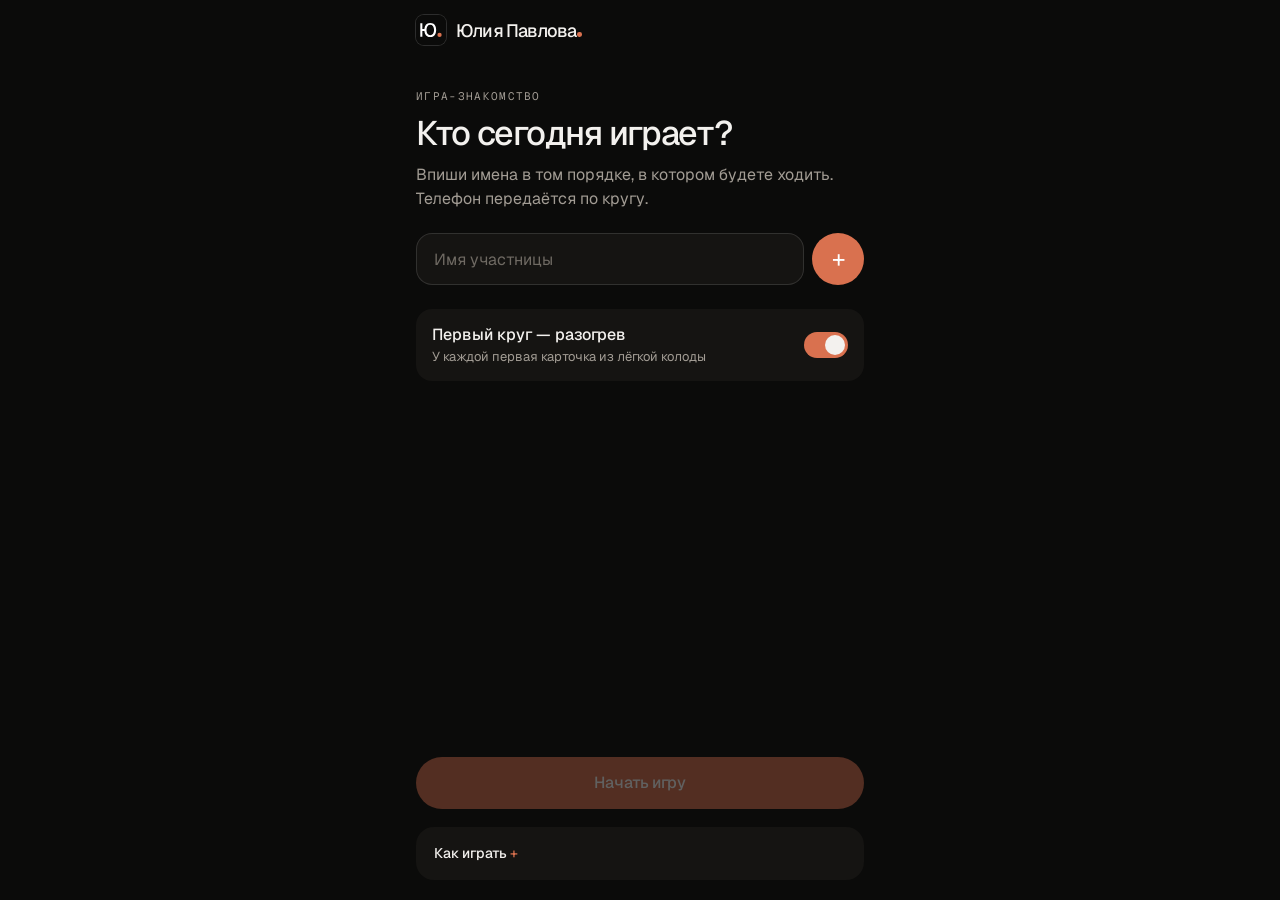
<file: igra/index.html>
<!doctype html>
<html lang="ru">
<head>
<meta charset="utf-8">
<meta name="viewport" content="width=device-width,initial-scale=1,viewport-fit=cover">
<meta name="theme-color" content="#0B0B0A">
<meta name="robots" content="noindex">
<title>Игра-знакомство · Юлия Павлова</title>
<link rel="icon" href="../favicon.svg" type="image/svg+xml">
<script src="https://telegram.org/js/telegram-web-app.js"></script>
<link rel="stylesheet" href="style.css">
</head>
<body>
<div id="app">

  <!-- Экран 1: участницы -->
  <section class="screen" id="s-setup">
    <header class="top">
      <span class="logo"><img src="../favicon.svg" width="30" height="30" alt=""><span>Юлия Павлова<i class="dot"></i></span></span>
    </header>
    <div class="setup">
      <p class="label">Игра-знакомство</p>
      <h1>Кто сегодня играет?</h1>
      <p class="muted">Впиши имена в том порядке, в котором будете ходить. Телефон передаётся по кругу.</p>
      <form id="add-form" class="add" autocomplete="off">
        <input id="add-name" maxlength="20" placeholder="Имя участницы" enterkeyhint="done">
        <button class="pill accent" type="submit" aria-label="Добавить">+</button>
      </form>
      <ol id="players" class="players"></ol>
      <label class="opt" id="opt-warmup-row">
        <span><b>Первый круг — разогрев</b><small>У каждой первая карточка из лёгкой колоды</small></span>
        <input type="checkbox" id="opt-warmup" checked><i class="switch" aria-hidden="true"></i>
      </label>
      <div class="setup-actions">
        <button id="btn-start" class="pill accent wide" disabled>Начать игру</button>
      </div>
      <details class="rules">
        <summary>Как играть</summary>
        <ol>
          <li>Бросай кубик, фишка пройдёт по полю. Первый круг — лёгкие вопросы для разогрева.</li>
          <li>Цвет и значок клетки — тема. Откроется карточка с началом фразы.</li>
          <li>Продолжи фразу вслух и расскажи, почему, как тебе кажется, она выпала именно тебе.</li>
          <li>Отметь, насколько фраза про тебя: «Точно нет», «И да, и нет» или «Точно да».</li>
          <li>Передай телефон следующей. В конце Юля увидит итоги.</li>
        </ol>
      </details>
    </div>
  </section>

  <!-- Экран 2: поле -->
  <section class="screen" id="s-game" hidden>
    <header class="top">
      <span class="logo small"><img src="../favicon.svg" width="26" height="26" alt=""></span>
      <div id="queue" class="queue" aria-label="Очередь ходов"></div>
      <button id="btn-menu" class="icon-btn" aria-label="Меню">
        <svg viewBox="0 0 24 24" width="22" height="22"><circle cx="5" cy="12" r="1.8"/><circle cx="12" cy="12" r="1.8"/><circle cx="19" cy="12" r="1.8"/></svg>
      </button>
    </header>
    <div class="board-wrap">
      <div id="board" class="board">
        <div class="center">
          <p class="label" id="turn-label">Ходит</p>
          <p class="turn-name" id="turn-name"></p>
          <div class="scene" id="dice-btn" role="button" tabindex="0" aria-label="Бросить кубик">
            <div class="cube" id="cube">
              <div class="face f1"><i></i></div>
              <div class="face f2"><i></i><i></i></div>
              <div class="face f3"><i></i><i></i><i></i></div>
              <div class="face f4"><i></i><i></i><i></i><i></i></div>
              <div class="face f5"><i></i><i></i><i></i><i></i><i></i></div>
              <div class="face f6"><i></i><i></i><i></i><i></i><i></i><i></i></div>
            </div>
          </div>
          <p class="hint" id="dice-hint">Нажми на кубик</p>
        </div>
      </div>
    </div>
    <ul class="legend" id="legend"></ul>
  </section>

  <!-- Экран 3: итоги -->
  <section class="screen" id="s-summary" hidden>
    <header class="top">
      <button id="btn-back" class="icon-btn" aria-label="Назад к полю">
        <svg viewBox="0 0 24 24" width="22" height="22"><path d="M15 5l-7 7 7 7" fill="none" stroke="currentColor" stroke-width="2" stroke-linecap="round" stroke-linejoin="round"/></svg>
      </button>
      <span class="top-title">Итоги игры</span>
      <span class="icon-btn" aria-hidden="true"></span>
    </header>
    <div id="summary" class="summary"></div>
    <div class="summary-actions">
      <button id="btn-copy" class="pill accent wide">Скопировать итоги</button>
      <button id="btn-new" class="pill ghost wide">Новая игра</button>
    </div>
  </section>

  <!-- Карточка -->
  <div id="card-layer" class="layer" hidden>
    <div class="card-flip" id="card-flip">
      <div class="card back"><span class="back-mark">Ю<i class="dot"></i></span></div>
      <div class="card front" id="card-front">
        <div class="card-head">
          <span class="chip" id="card-theme"></span>
          <span class="card-who" id="card-who"></span>
        </div>
        <p class="phrase" id="card-phrase"></p>
        <p class="card-hint">Продолжи фразу вслух и расскажи, почему она тебе выпала.</p>
        <div class="scale" id="scale" role="radiogroup" aria-label="Насколько это про тебя">
          <button data-v="no" role="radio">Точно нет</button>
          <button data-v="mid" role="radio">И да, и нет</button>
          <button data-v="yes" role="radio">Точно да</button>
        </div>
        <textarea id="card-note" rows="2" maxlength="300" placeholder="Заметка Юли — по желанию"></textarea>
        <div class="card-actions">
          <button class="pill ghost" id="btn-swap">Другая</button>
          <button class="pill accent" id="btn-done" disabled>Дальше</button>
        </div>
      </div>
    </div>
  </div>

  <!-- Меню -->
  <div id="menu-layer" class="layer sheet-layer" hidden>
    <div class="sheet">
      <button class="sheet-item" data-act="summary">Итоги игры</button>
      <button class="sheet-item" data-act="skip">Пропустить ход</button>
      <button class="sheet-item" data-act="players">Изменить участниц</button>
      <button class="sheet-item" data-act="sound" id="menu-sound">Звук: включён</button>
      <button class="sheet-item danger" data-act="new">Начать заново</button>
      <button class="sheet-item muted" data-act="close">Закрыть</button>
    </div>
  </div>

  <div id="toast" class="toast" role="status" aria-live="polite"></div>
</div>
<script src="cards.js"></script>
<script src="app.js"></script>
</body>
</html>
</file>
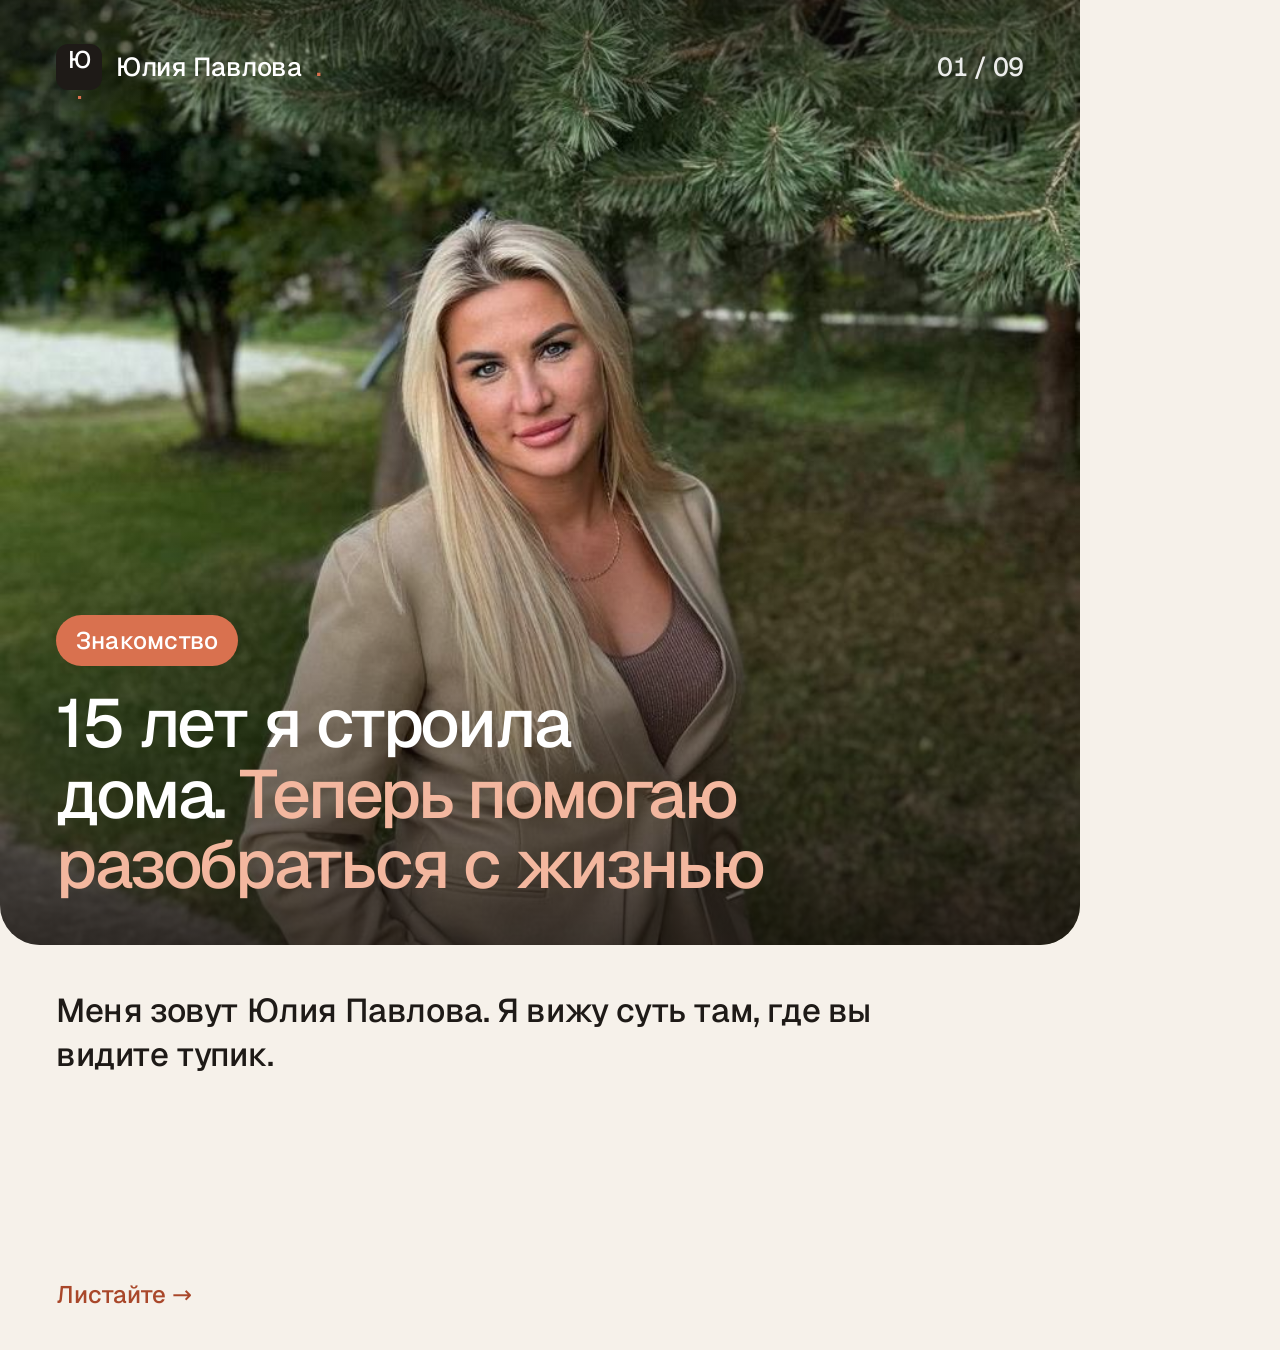
<file: docs/karusel_znakomstvo/src/carousel.html>
<!doctype html>
<html lang="ru">
<head>
<meta charset="utf-8">
<style>
@font-face{font-family:Geist;src:url(../../../fonts/Geist-cyrillic-0.woff2) format('woff2');font-weight:100 900;unicode-range:U+0400-04FF}
@font-face{font-family:Geist;src:url(../../../fonts/Geist-latin-1.woff2) format('woff2');font-weight:100 900}
:root{--bg:#F6F1EA;--ink:#1E1A17;--muted:#5E554D;--acc:#D9714F;--acc-ink:#A9472A}
*{box-sizing:border-box;margin:0;padding:0}
html,body{width:1080px;height:1350px;overflow:hidden;background:var(--bg)}
body{font-family:Geist,system-ui,sans-serif;font-weight:500;color:var(--ink);-webkit-font-smoothing:antialiased}
.slide{position:relative;width:1080px;height:1350px}
.photo{position:absolute;inset:0 0 auto 0;height:945px;overflow:hidden;border-radius:0 0 40px 40px}
.photo img{width:100%;height:100%;object-fit:cover;display:block}
.photo::after{content:"";position:absolute;inset:0;background:linear-gradient(180deg,rgba(20,14,10,.45) 0%,rgba(20,14,10,0) 18%,rgba(20,14,10,0) 48%,rgba(20,14,10,.78) 100%)}
.top{position:absolute;top:44px;left:56px;right:56px;display:flex;justify-content:space-between;align-items:center;z-index:2;color:#fff;font-size:26px;letter-spacing:-.01em}
.logo{display:flex;align-items:center;gap:14px}
.mark{width:46px;height:46px;border-radius:12px;background:#1E1A17;color:#fff;display:grid;place-items:center;font-size:24px}
.mark i,.logo i{color:var(--acc);font-style:normal}
.count{font-variant-numeric:tabular-nums;opacity:.9}
.badge{display:inline-block;background:var(--acc);color:#fff;font-size:24px;padding:10px 20px;border-radius:999px;margin-bottom:22px;letter-spacing:.01em}
.title{position:absolute;left:56px;right:56px;bottom:450px;z-index:2;color:#fff}
.title h1{font-size:68px;line-height:1.04;letter-spacing:-.035em;font-weight:500;text-wrap:balance}
.title h1 em{font-style:normal;color:#F3B79F}
.band{position:absolute;left:56px;right:56px;top:945px;bottom:0;padding-top:44px;display:flex;flex-direction:column}
.band p{font-size:33px;line-height:1.32;letter-spacing:-.012em;color:var(--ink);text-wrap:pretty}
.band p+p{margin-top:14px}
.band ul{list-style:none;font-size:31px;line-height:1.3;letter-spacing:-.012em}
.band li{padding-left:30px;position:relative}
.band li+li{margin-top:8px}
.band li::before{content:"";position:absolute;left:0;top:15px;width:12px;height:12px;border-radius:50%;background:var(--acc)}
.foot{margin-top:auto;padding-bottom:40px;display:flex;justify-content:space-between;align-items:center;font-size:24px;color:var(--muted)}
.foot b{font-weight:500;color:var(--acc-ink)}
.cta{display:inline-block;background:var(--acc-ink);color:#fff;padding:14px 26px;border-radius:999px;font-size:26px}
</style>
</head>
<body>
<div class="slide" id="s"></div>
<script>
var S=[
 {img:'portrait.jpg',pos:'50% 62%',badge:'Знакомство',t:'15 лет я строила дома. <em>Теперь помогаю разобраться с жизнью</em>',
  b:['Меня зовут Юлия Павлова. Я вижу суть там, где вы видите тупик.'],foot:'<b>Листайте →</b>'},
 {img:'path-2.jpg',pos:'50% 30%',t:'Инженер. Руководитель. <em>Правая рука</em>',
  b:['15+ лет в строительстве: от инженера на теплосетях до руководителя проектов. Три года вела личные стройки владельца крупного холдинга.']},
 {img:'hero-city.jpg',pos:'50% 62%',t:'Мне всегда <em>было мало</em>',
  b:['В 18 купила первую машину на свои. В 20 открыла агентство недвижимости. Мама говорила: «Сиди, у тебя всё есть». А я переехала в Москву.']},
 {img:'path-3.jpg',pos:'50% 55%',t:'Везение — это <em>год без сна</em>',
  b:['Квартиру в центре я искала год: просмотры в обед, объявления ночью.','Потом мне сказали: повезло.']},
 {img:'path-1.jpg',pos:'50% 30%',t:'Без моих людей <em>меня нет</em>',
  b:['Руководила командой до 70 человек, открыла четыре своих бизнеса. Когда я уходила, команда сказала хором: «Только позови».']},
 {img:'path-4.jpg',pos:'45% 30%',t:'Скажу как есть. <em>Это и есть забота</em>',
  b:['Знакомой я сказала: «Ты можешь больше». Она обиделась. А потом написала: «После того разговора я всё поменяла».']},
 {img:'night-roses.jpg',pos:'50% 35%',t:'С чем ко мне <em>приходят</em>',
  list:['«Я сильная. Почему я одна?»','Уходить или сохранять отношения','Уйти из найма или остаться','Устала подстраиваться под других']},
 {img:'path-6.jpg',pos:'50% 35%',badge:'Как поговорить',t:'Личная <em>консультация</em>',
  b:['1 час, онлайн или лично. Разбираем вашу ситуацию честно и по делу, без готовых рецептов.','Уходите с ясной картиной и следующим шагом.']},
 {img:'flowers-office.jpg',pos:'40% 38%',t:'Напишите мне <em>«РАЗБОР»</em>',
  b:['Коротко опишите ситуацию. Отвечу сама, подберу время и назову цену. Встречи по вечерам и в выходные.'],
  foot:'<span class="cta">Гнуться можно. Прогибаться — нет.</span>'}
];
var n=+(location.hash.slice(1)||1),d=S[n-1],N=S.length;
var body=d.list?'<ul>'+d.list.map(function(x){return'<li>'+x+'</li>'}).join('')+'</ul>':d.b.map(function(x){return'<p>'+x+'</p>'}).join('');
document.getElementById('s').innerHTML=
 '<div class="photo"><img src="../../../photos/'+d.img+'" style="object-position:'+d.pos+'"></div>'+
 '<div class="top"><div class="logo"><span class="mark">Ю<i>.</i></span>Юлия Павлова<i>.</i></div><div class="count">'+String(n).padStart(2,'0')+' / '+String(N).padStart(2,'0')+'</div></div>'+
 '<div class="title">'+(d.badge?'<span class="badge">'+d.badge+'</span>':'')+'<h1>'+d.t+'</h1></div>'+
 '<div class="band">'+body+'<div class="foot">'+(d.foot||'<span>Юлия Павлова<b>.</b> О сути, а не о шаблонах</span>')+'</div></div>';
</script>
</body>
</html>
</file>
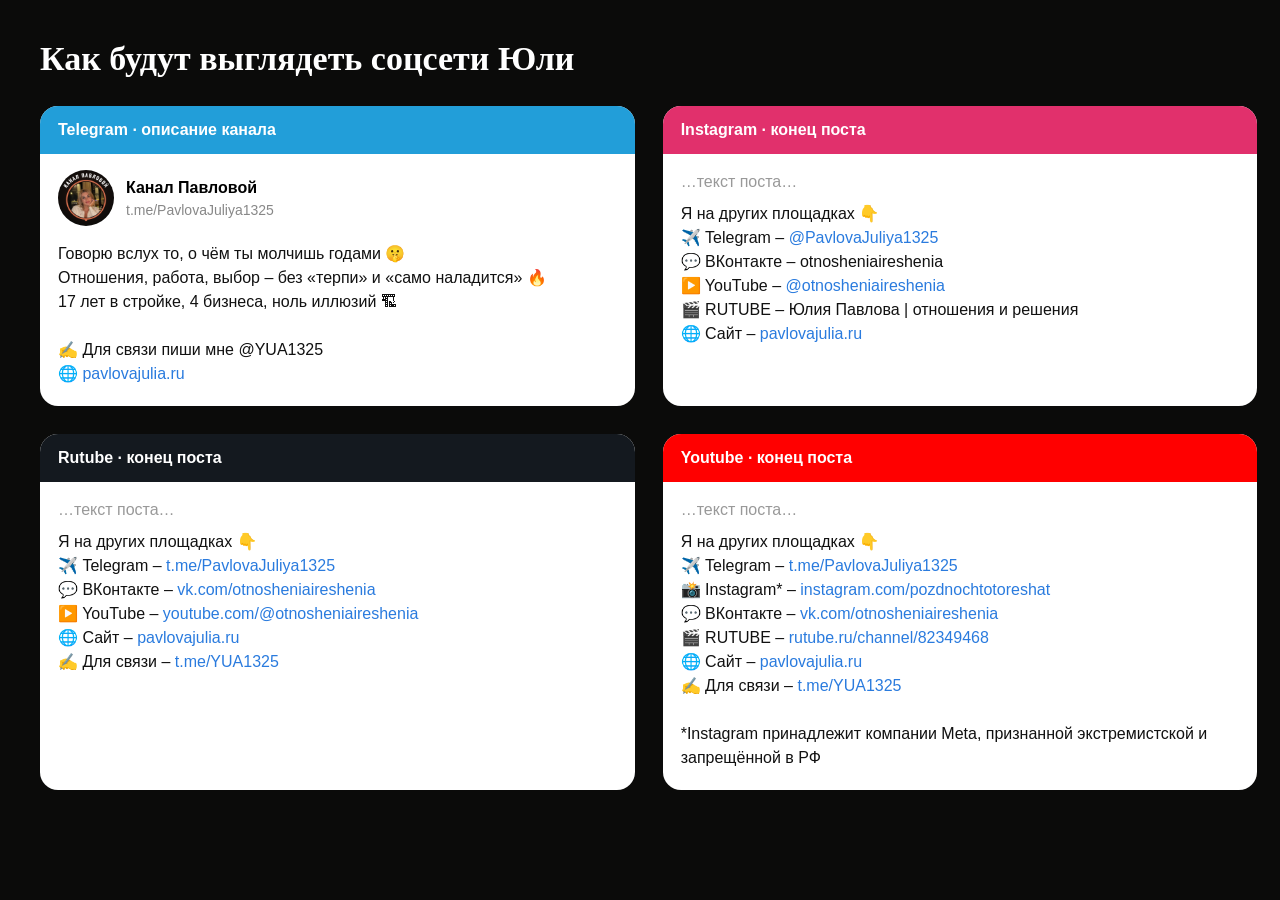
<file: docs/oformlenie/src/soc_preview.html>
<!doctype html><meta charset="utf-8"><style>
body{margin:0;padding:40px;background:#0B0B0A;font:16px/1.5 "Segoe UI","Segoe UI Emoji",sans-serif;width:1840px}
h1{color:#fff;font:600 34px "Segoe UI";margin:0 0 28px}
.g{display:grid;grid-template-columns:repeat(3,1fr);gap:28px}
.c{background:#fff;border-radius:18px;overflow:hidden}
.h{color:#fff;font-weight:600;padding:12px 18px}
.b{padding:16px 18px 20px;color:#111}
.b a{color:#2A7BDE}
.dim{color:#999;margin:0 0 8px}
.ava{display:flex;gap:12px;align-items:center;padding:16px 18px 0}
.ava img{width:56px;height:56px;border-radius:50%}
.ava span{display:block;color:#888;font-size:14px}
</style><h1>Как будут выглядеть соцсети Юли</h1><div class="g"><div class="c"><div class="h" style="background:#229ED9">Telegram · описание канала</div><div class="ava"><img src="../tg_avatar.png"><div><b>Канал Павловой</b><span>t.me/PavlovaJuliya1325</span></div></div><div class="b">Говорю вслух то, о чём ты молчишь годами 🤫<br>Отношения, работа, выбор – без «терпи» и «само наладится» 🔥<br>17 лет в стройке, 4 бизнеса, ноль иллюзий 🏗<br><br>✍️ Для связи пиши мне @YUA1325<br>🌐 <a>pavlovajulia.ru</a></div></div><div class="c"><div class="h" style="background:#E1306C">Instagram · конец поста</div><div class="b"><p class="dim">…текст поста…</p>Я на других площадках 👇<br>✈️ Telegram – <a>@PavlovaJuliya1325</a><br>💬 ВКонтакте – otnosheniaireshenia<br>▶️ YouTube – <a>@otnosheniaireshenia</a><br>🎬 RUTUBE – Юлия Павлова | отношения и решения<br>🌐 Сайт – <a>pavlovajulia.ru</a></div></div><div class="c"><div class="h" style="background:#0077FF">Вконтакте · конец поста</div><div class="b"><p class="dim">…текст поста…</p>Я на других площадках 👇<br>✈️ Telegram – <a>t.me/PavlovaJuliya1325</a><br>▶️ YouTube – <a>youtube.com/@otnosheniaireshenia</a><br>🎬 RUTUBE – <a>rutube.ru/channel/82349468</a><br>🌐 Сайт – <a>pavlovajulia.ru</a><br>✍️ Для связи – <a>t.me/YUA1325</a></div></div><div class="c"><div class="h" style="background:#14191F">Rutube · конец поста</div><div class="b"><p class="dim">…текст поста…</p>Я на других площадках 👇<br>✈️ Telegram – <a>t.me/PavlovaJuliya1325</a><br>💬 ВКонтакте – <a>vk.com/otnosheniaireshenia</a><br>▶️ YouTube – <a>youtube.com/@otnosheniaireshenia</a><br>🌐 Сайт – <a>pavlovajulia.ru</a><br>✍️ Для связи – <a>t.me/YUA1325</a></div></div><div class="c"><div class="h" style="background:#FF0000">Youtube · конец поста</div><div class="b"><p class="dim">…текст поста…</p>Я на других площадках 👇<br>✈️ Telegram – <a>t.me/PavlovaJuliya1325</a><br>📸 Instagram* – <a>instagram.com/pozdnochtotoreshat</a><br>💬 ВКонтакте – <a>vk.com/otnosheniaireshenia</a><br>🎬 RUTUBE – <a>rutube.ru/channel/82349468</a><br>🌐 Сайт – <a>pavlovajulia.ru</a><br>✍️ Для связи – <a>t.me/YUA1325</a><br><br>*Instagram принадлежит компании Meta, признанной экстремистской и запрещённой в РФ</div></div><div class="c"><div class="h" style="background:#229ED9">Telegram-Канал · конец поста</div><div class="b"><p class="dim">…текст поста…</p>Подпишись на меня на других площадках 👇<br>📸 Instagram* – <a>instagram.com/pozdnochtotoreshat</a><br>💬 ВКонтакте – <a>vk.com/otnosheniaireshenia</a><br>▶️ YouTube – <a>youtube.com/@otnosheniaireshenia</a><br>🎬 RUTUBE – <a>rutube.ru/channel/82349468</a><br>🌐 Сайт – <a>pavlovajulia.ru</a><br><br>*Instagram принадлежит компании Meta, признанной экстремистской и запрещённой в РФ</div></div></div>
</file>
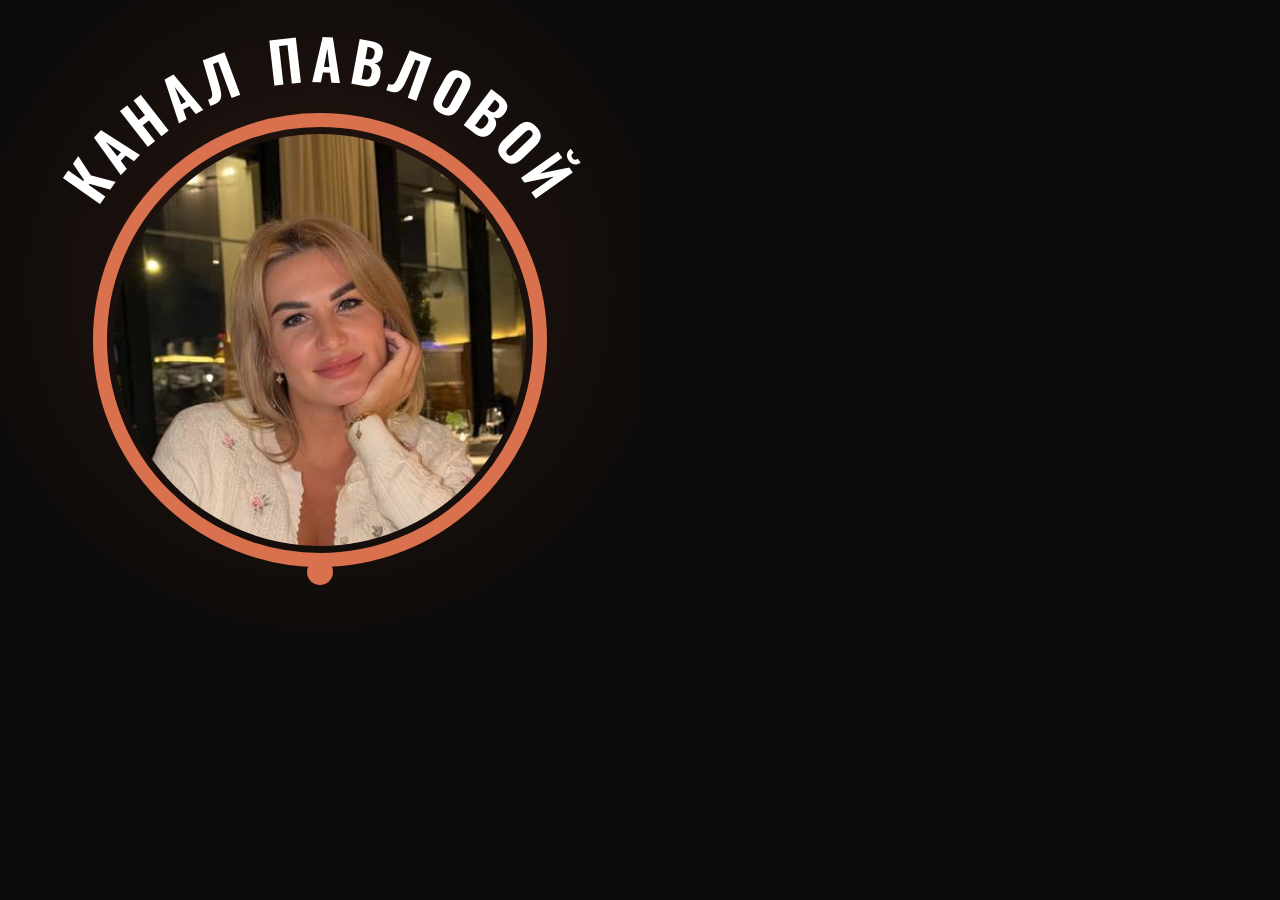
<file: docs/oformlenie/src/tg_avatar.html>
<!doctype html>
<html lang="ru"><head><meta charset="utf-8"><title>Аватар ТГ-канала</title>
<style>
@font-face{font-family:'Oswald';font-weight:600;src:url(fonts/Oswald-SemiBold.ttf)}
*{margin:0;padding:0}
html,body{width:640px;height:640px;overflow:hidden;background:#0B0B0A}
</style></head>
<body>
<!-- лицо в круге, терракотовое кольцо, название по дуге сверху -->
<svg width="640" height="640" viewBox="0 0 640 640" xmlns="http://www.w3.org/2000/svg">
  <defs>
    <clipPath id="c"><circle cx="320" cy="340" r="206"/></clipPath>
    <path id="arc" d="M 62 340 A 258 258 0 0 1 578 340"/>
    <radialGradient id="g" cx="50%" cy="45%" r="60%"><stop offset="0" stop-color="#2a1610"/><stop offset="1" stop-color="#0B0B0A"/></radialGradient>
  </defs>
  <rect width="640" height="640" fill="url(#g)"/>
  <image href="yulia_restaurant.jpg" x="-80" y="-206" width="756" height="1344" clip-path="url(#c)" preserveAspectRatio="none"/>
  <circle cx="320" cy="340" r="220" fill="none" stroke="#D9714F" stroke-width="14"/>
  <text font-family="Oswald" font-weight="600" font-size="56" letter-spacing="7" fill="#fff" text-anchor="middle">
    <textPath href="#arc" startOffset="50%">КАНАЛ ПАВЛОВОЙ</textPath>
  </text>
  <circle cx="320" cy="572" r="13" fill="#D9714F"/>
</svg>
</body></html>
</file>
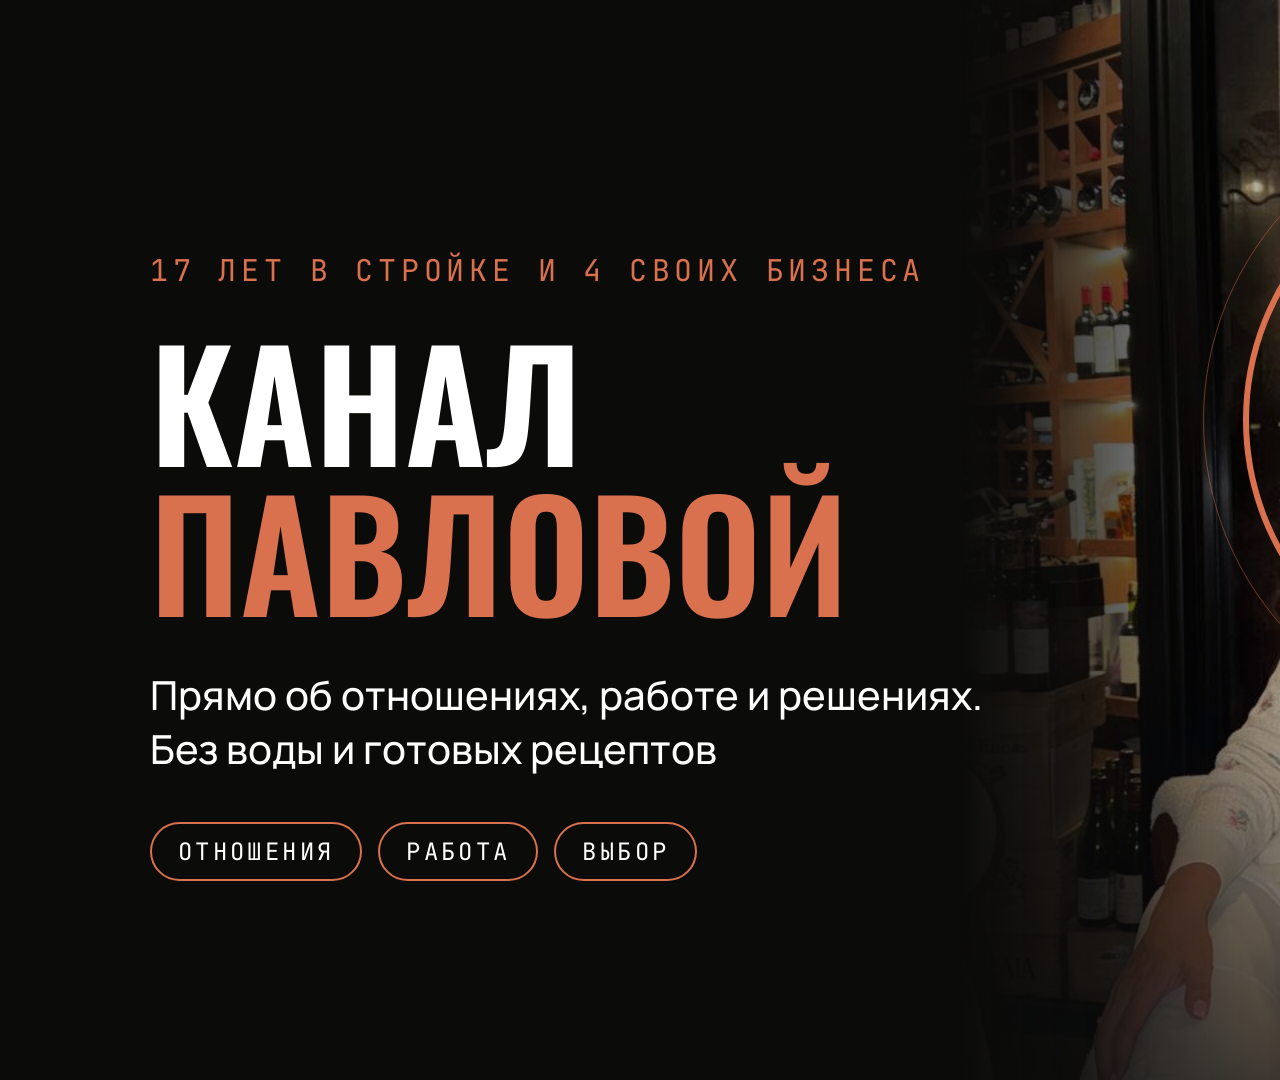
<file: docs/oformlenie/src/tg_cover.html>
<!doctype html>
<html lang="ru"><head><meta charset="utf-8"><title>Обложка ТГ-канала</title>
<style>
/* тёмные цвета сайта, шрифты карусели «Маркер» */
@font-face{font-family:'Oswald';font-weight:600;src:url(fonts/Oswald-SemiBold.ttf)}
@font-face{font-family:'JetBrains Mono';src:url(fonts/JetBrainsMono-Regular.ttf)}
@font-face{font-family:'Manrope';font-weight:200 800;src:url(fonts/Manrope-Variable.ttf)}
:root{--bg:#0B0B0A;--accent:#D9714F;--white:#fff}
*{margin:0;padding:0;box-sizing:border-box}
html,body{width:1920px;height:1080px;overflow:hidden}
body{background:var(--bg);color:var(--white);position:relative;font-family:'Manrope',sans-serif;-webkit-font-smoothing:antialiased}
.photo{position:absolute;left:960px;top:0;width:960px;height:1080px;overflow:hidden;
  -webkit-mask-image:linear-gradient(90deg,transparent 0,#000 340px);mask-image:linear-gradient(90deg,transparent 0,#000 340px)}
.photo img{width:100%;height:100%;object-fit:cover;object-position:50% 44%;filter:brightness(.78)}
.photo::after{content:"";position:absolute;inset:0;background:linear-gradient(0deg,rgba(11,11,10,.65),rgba(11,11,10,0) 35%)}
.wrap{position:absolute;left:150px;top:250px}
.mono{font-family:'JetBrains Mono',monospace;font-size:30px;letter-spacing:.16em;text-transform:uppercase;color:var(--accent)}
h1{margin-top:34px;font-family:'Oswald',sans-serif;font-weight:600;text-transform:uppercase;font-size:150px;line-height:1}
h1 em{font-style:normal;color:var(--accent)}
.sub{margin-top:44px;font-size:40px;line-height:1.35;font-weight:500}
/* графика поверх фото: кольцо вокруг Юли, как на аватарке, и «точка» */
.ring{position:absolute;left:1243px;top:150px;width:540px;height:540px;border-radius:50%;border:6px solid var(--accent)}
.ring2{position:absolute;left:1203px;top:110px;width:620px;height:620px;border-radius:50%;border:1.5px solid rgba(217,113,79,.45)}
.dot{position:absolute;left:1689px;top:590px;width:44px;height:44px;border-radius:50%;background:var(--accent)}
.chips{margin-top:46px;display:flex;gap:16px}
.chips span{font-family:'JetBrains Mono',monospace;font-size:24px;letter-spacing:.14em;text-transform:uppercase;border:2px solid var(--accent);border-radius:40px;padding:12px 26px}
</style></head>
<body>
<div class="photo"><img src="yulia_wine.jpg" alt=""></div>
<div class="ring2"></div><div class="ring"></div><div class="dot"></div>
<div class="wrap">
  <p class="mono">17 лет в стройке и 4 своих бизнеса</p>
  <h1>Канал<br><em>Павловой</em></h1>
  <p class="sub">Прямо об отношениях, работе и решениях.<br>Без воды и готовых рецептов</p>
  <div class="chips"><span>Отношения</span><span>Работа</span><span>Выбор</span></div>
</div>
</body></html>
</file>
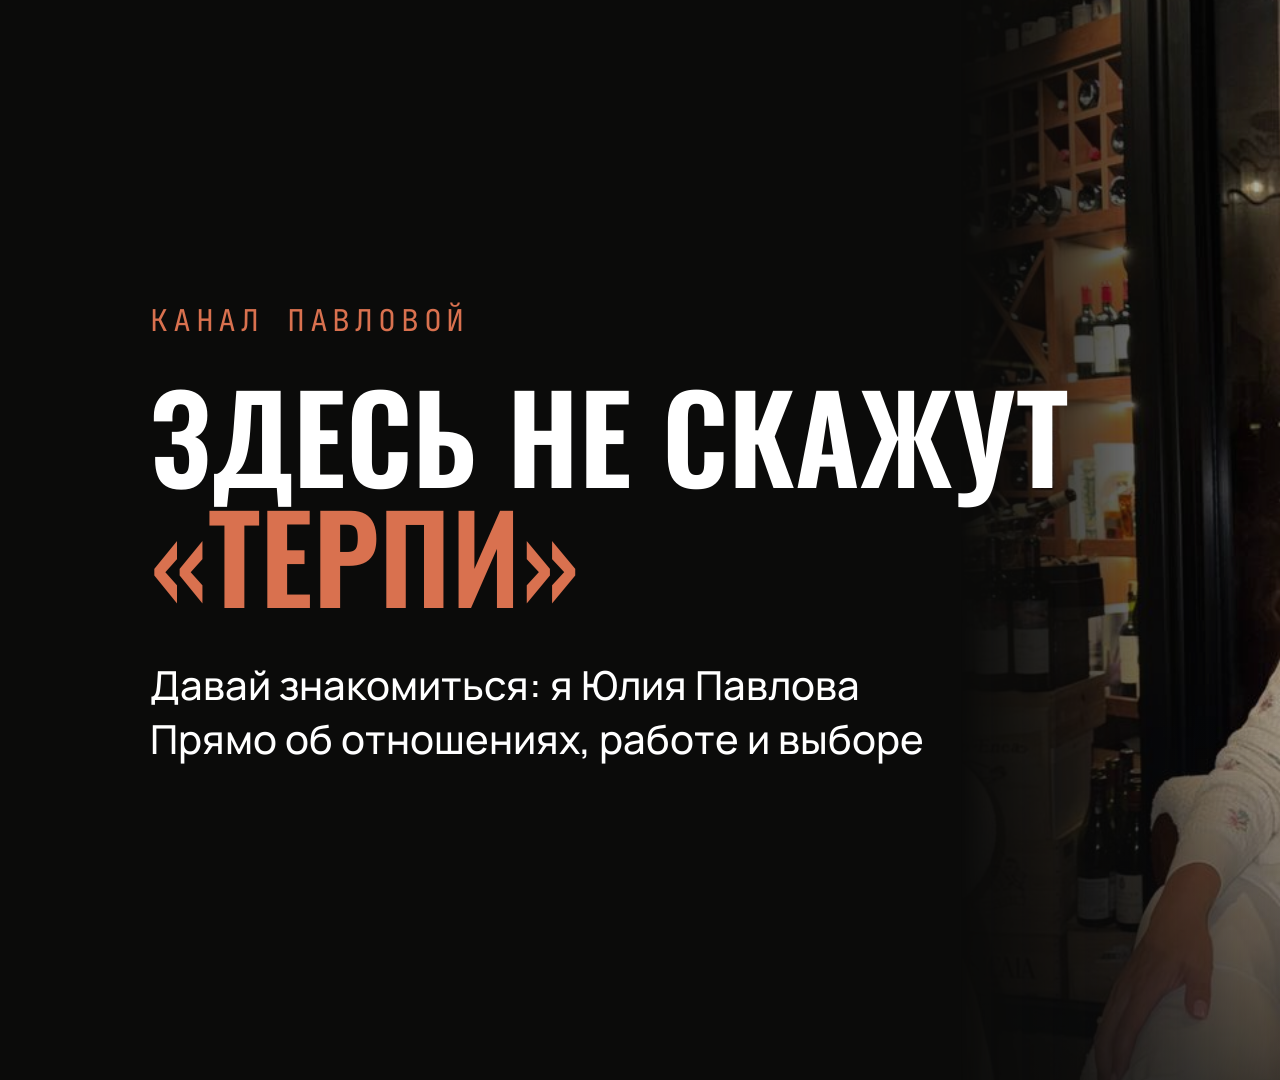
<file: docs/oformlenie/src/tg_post_cover.html>
<!doctype html>
<html lang="ru"><head><meta charset="utf-8"><title>Обложка поста-знакомства ТГ</title>
<style>
/* тёмные цвета сайта, шрифты карусели «Маркер» */
@font-face{font-family:'Oswald';font-weight:600;src:url(fonts/Oswald-SemiBold.ttf)}
@font-face{font-family:'JetBrains Mono';src:url(fonts/JetBrainsMono-Regular.ttf)}
@font-face{font-family:'Manrope';font-weight:200 800;src:url(fonts/Manrope-Variable.ttf)}
:root{--bg:#0B0B0A;--accent:#D9714F;--white:#fff}
*{margin:0;padding:0;box-sizing:border-box}
html,body{width:1920px;height:1080px;overflow:hidden}
body{background:var(--bg);color:var(--white);position:relative;font-family:'Manrope',sans-serif;-webkit-font-smoothing:antialiased}
.photo{position:absolute;left:960px;top:0;width:960px;height:1080px;overflow:hidden;
  -webkit-mask-image:linear-gradient(90deg,transparent 0,#000 340px);mask-image:linear-gradient(90deg,transparent 0,#000 340px)}
.photo img{width:100%;height:100%;object-fit:cover;object-position:50% 44%;filter:brightness(.78)}
.photo::after{content:"";position:absolute;inset:0;background:linear-gradient(0deg,rgba(11,11,10,.65),rgba(11,11,10,0) 35%)}
.wrap{position:absolute;left:150px;top:300px}
.mono{font-family:'JetBrains Mono',monospace;font-size:30px;letter-spacing:.16em;text-transform:uppercase;color:var(--accent)}
h1{margin-top:34px;font-family:'Oswald',sans-serif;font-weight:600;text-transform:uppercase;font-size:120px;line-height:1}
h1 em{font-style:normal;color:var(--accent)}
.sub{margin-top:44px;font-size:40px;line-height:1.35;font-weight:500}
</style></head>
<body>
<div class="photo"><img src="yulia_wine.jpg" alt=""></div>
<div class="wrap">
  <p class="mono">Канал Павловой</p>
  <h1>Здесь не скажут<br><em>«терпи»</em></h1>
  <p class="sub">Давай знакомиться: я Юлия Павлова<br>Прямо об отношениях, работе и выборе</p>
</div>
</body></html>
</file>
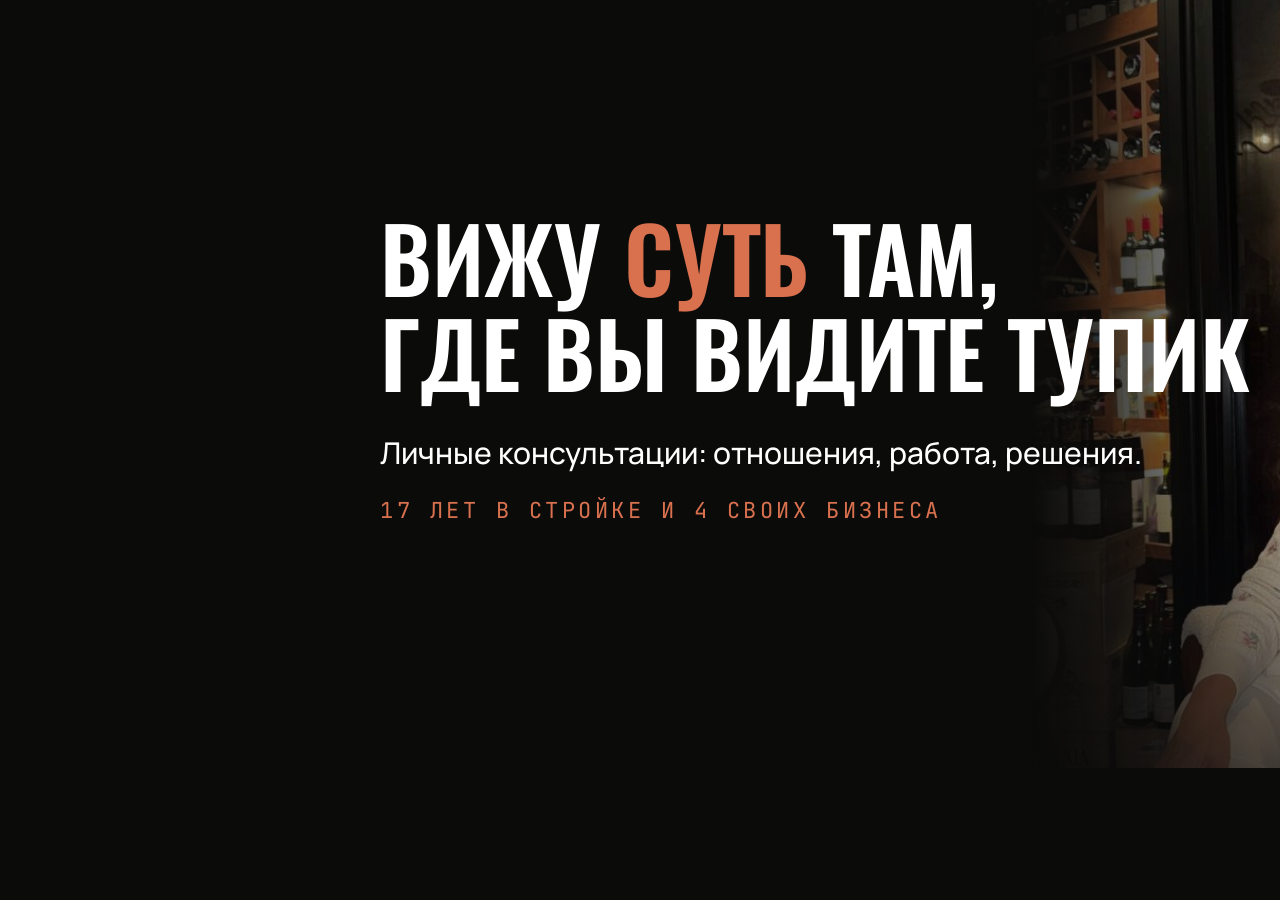
<file: docs/oformlenie/src/vk_cover_dark_oswald.html>
<!doctype html>
<html lang="ru"><head><meta charset="utf-8"><title>Обложка ВК, тёмная, шрифты карусели</title>
<style>
/* тёмные цвета сайта, шрифты карусели «Маркер» */
@font-face{font-family:'Oswald';font-weight:600;src:url(fonts/Oswald-SemiBold.ttf)}
@font-face{font-family:'JetBrains Mono';src:url(fonts/JetBrainsMono-Regular.ttf)}
@font-face{font-family:'Manrope';font-weight:200 800;src:url(fonts/Manrope-Variable.ttf)}
:root{--bg:#0B0B0A;--gold:#D9714F;--ink:#121211;--white:#fff;--gray:#B5AEA4}
*{margin:0;padding:0;box-sizing:border-box}
html,body{width:1920px;height:768px;overflow:hidden}
body{background:var(--bg);color:var(--white);position:relative;font-family:'Manrope',sans-serif;-webkit-font-smoothing:antialiased}
.photo{position:absolute;left:1030px;top:0;width:760px;height:768px;overflow:hidden;
  -webkit-mask-image:linear-gradient(90deg,transparent 0,#000 280px,#000 calc(100% - 140px),transparent);mask-image:linear-gradient(90deg,transparent 0,#000 280px,#000 calc(100% - 140px),transparent)}
.photo img{width:100%;height:100%;object-fit:cover;object-position:50% 39%;filter:brightness(.82) sepia(0)}
.photo::after{content:"";position:absolute;inset:0;background:linear-gradient(0deg,rgba(11,11,10,.6),rgba(11,11,10,0) 35%)}
.wrap{position:absolute;left:380px;top:210px}
.tag{display:inline-block;background:var(--gold);color:var(--white);font-family:'JetBrains Mono',monospace;font-size:24px;letter-spacing:.22em;text-transform:uppercase;padding:12px 22px}
h1{font-family:'Oswald',sans-serif;font-weight:600;text-transform:uppercase;font-size:90px;line-height:1.05}
h1 em{font-style:normal;color:var(--gold)}
.sub{margin-top:34px;font-size:30px;line-height:1.35;font-weight:500}
.mono{margin-top:22px;font-family:'JetBrains Mono',monospace;font-size:22px;letter-spacing:.16em;text-transform:uppercase;color:var(--gold)}
</style></head>
<body>
<div class="photo"><img src="yulia_wine.jpg" alt=""></div>
<div class="wrap">
  <h1>Вижу <em>суть</em> там,<br>где вы видите тупик</h1>
  <p class="sub">Личные консультации: отношения, работа, решения.</p>
  <p class="mono">17 лет в стройке и 4 своих бизнеса</p>
</div>
</body></html>
</file>
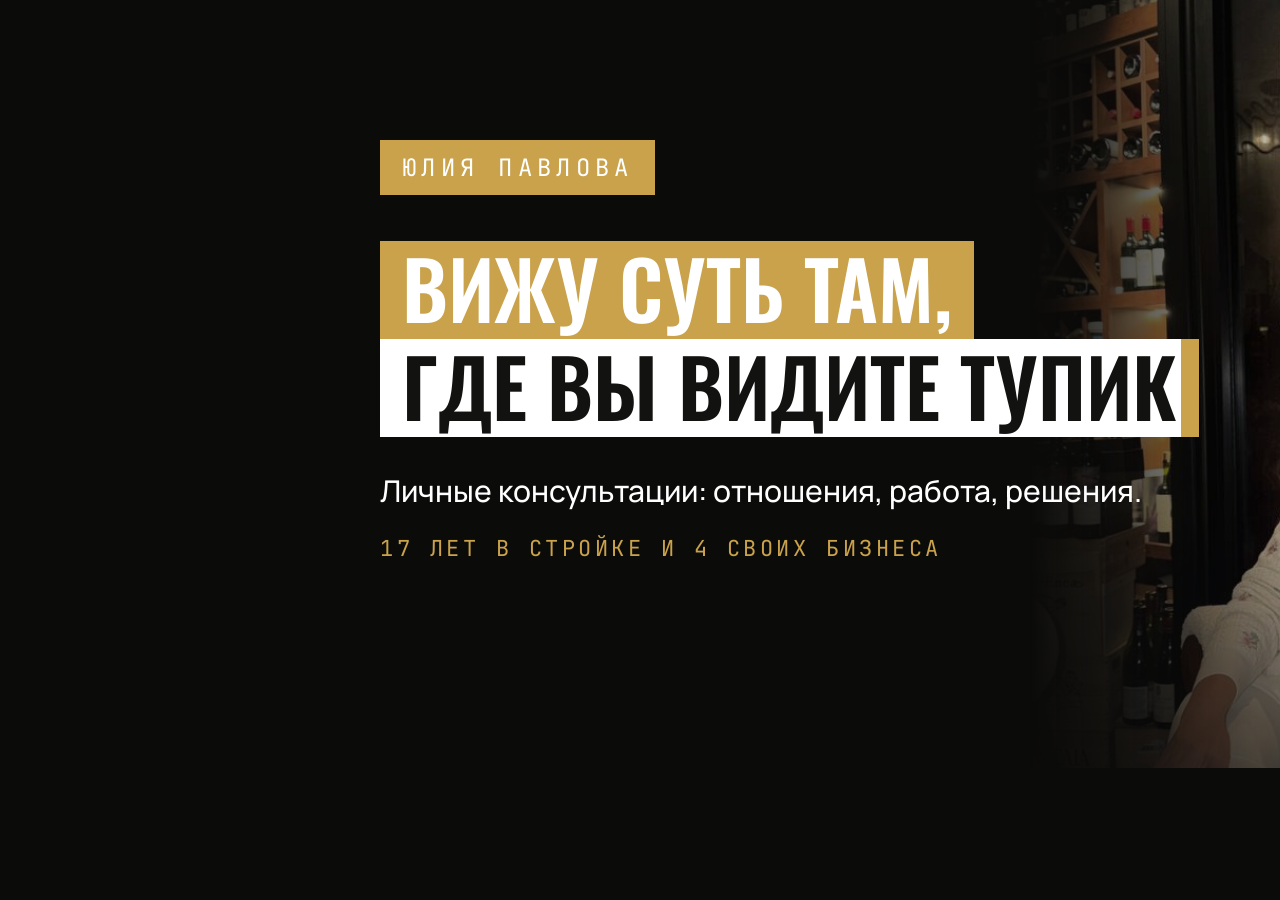
<file: docs/oformlenie/src/vk_cover_gold.html>
<!doctype html>
<html lang="ru"><head><meta charset="utf-8"><title>Обложка ВК, золото</title>
<style>
/* стиль карусели «Маркер», цвет amber */
@font-face{font-family:'Oswald';font-weight:600;src:url(fonts/Oswald-SemiBold.ttf)}
@font-face{font-family:'JetBrains Mono';src:url(fonts/JetBrainsMono-Regular.ttf)}
@font-face{font-family:'Manrope';font-weight:200 800;src:url(fonts/Manrope-Variable.ttf)}
:root{--bg:#0B0B0A;--gold:#C9A24B;--ink:#121211;--white:#fff;--gray:#B5AEA4}
*{margin:0;padding:0;box-sizing:border-box}
html,body{width:1920px;height:768px;overflow:hidden}
body{background:var(--bg);color:var(--white);position:relative;font-family:'Manrope',sans-serif;-webkit-font-smoothing:antialiased}
.photo{position:absolute;left:1030px;top:0;width:760px;height:768px;overflow:hidden;
  -webkit-mask-image:linear-gradient(90deg,transparent 0,#000 280px,#000 calc(100% - 140px),transparent);mask-image:linear-gradient(90deg,transparent 0,#000 280px,#000 calc(100% - 140px),transparent)}
.photo img{width:100%;height:100%;object-fit:cover;object-position:50% 39%;filter:brightness(.82) sepia(.12)}
.photo::after{content:"";position:absolute;inset:0;background:linear-gradient(0deg,rgba(11,11,10,.6),rgba(11,11,10,0) 35%)}
.wrap{position:absolute;left:380px;top:140px}
.tag{display:inline-block;background:var(--gold);color:var(--white);font-family:'JetBrains Mono',monospace;font-size:24px;letter-spacing:.22em;text-transform:uppercase;padding:12px 22px}
h1{margin-top:46px;font-family:'Oswald',sans-serif;font-weight:600;text-transform:uppercase;font-size:80px;line-height:1}
h1 span{display:inline-block;padding:6px 22px 12px}
h1 .g{background:var(--gold);color:var(--white)}
h1 .w{background:var(--white);color:var(--ink);box-shadow:-18px 0 0 var(--gold) inset}
.sub{margin-top:34px;font-size:30px;line-height:1.35;font-weight:500}
.mono{margin-top:22px;font-family:'JetBrains Mono',monospace;font-size:22px;letter-spacing:.16em;text-transform:uppercase;color:var(--gold)}
</style></head>
<body>
<div class="photo"><img src="yulia_wine.jpg" alt=""></div>
<div class="wrap">
  <div class="tag">Юлия Павлова</div>
  <h1><span class="g">Вижу суть там,</span><br><span class="w">где вы видите тупик</span></h1>
  <p class="sub">Личные консультации: отношения, работа, решения.</p>
  <p class="mono">17 лет в стройке и 4 своих бизнеса</p>
</div>
</body></html>
</file>
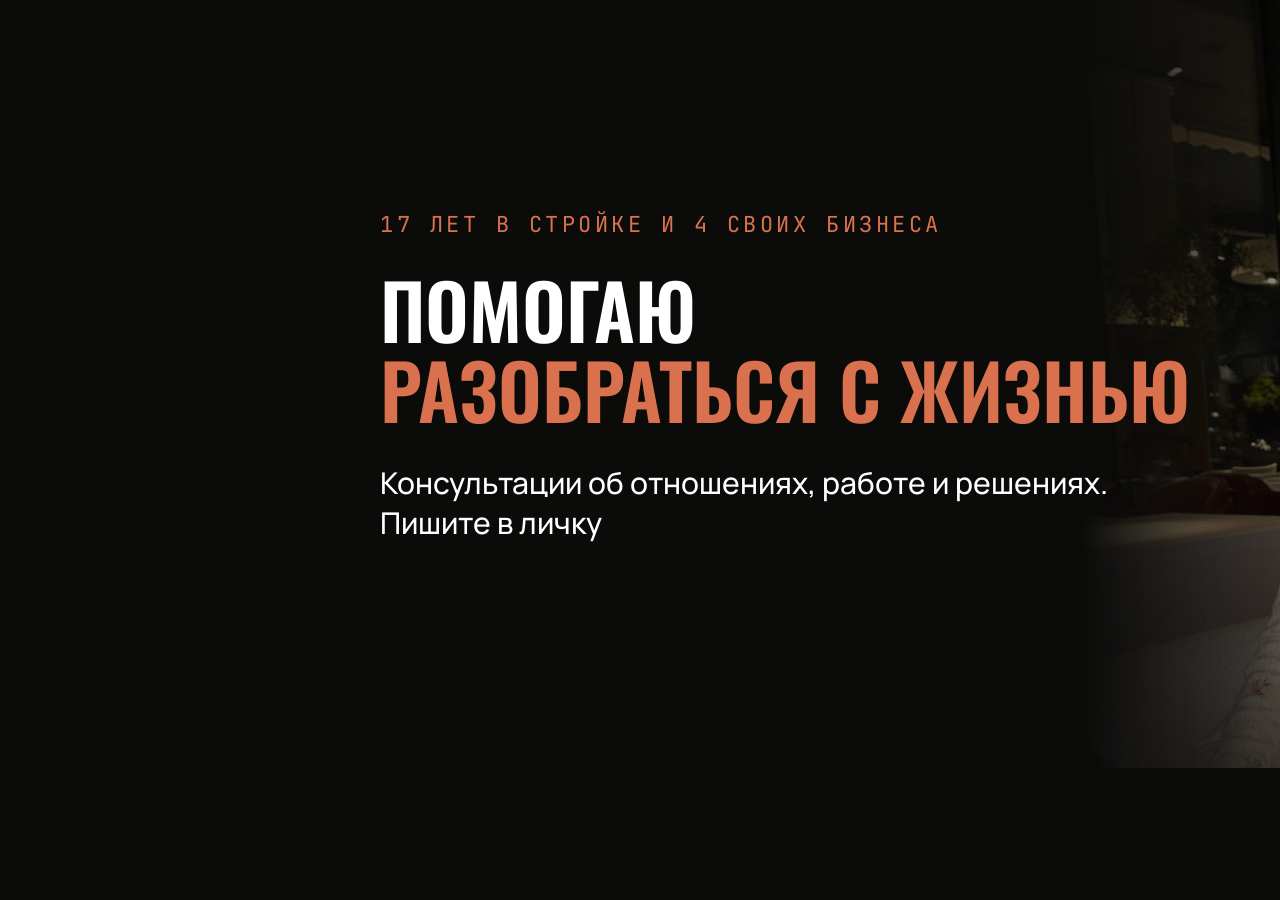
<file: docs/oformlenie/src/vk_cover_personal.html>
<!doctype html>
<html lang="ru"><head><meta charset="utf-8"><title>Обложка личной страницы ВК</title>
<style>
/* тёмные цвета сайта, шрифты карусели «Маркер» */
@font-face{font-family:'Oswald';font-weight:600;src:url(fonts/Oswald-SemiBold.ttf)}
@font-face{font-family:'JetBrains Mono';src:url(fonts/JetBrainsMono-Regular.ttf)}
@font-face{font-family:'Manrope';font-weight:200 800;src:url(fonts/Manrope-Variable.ttf)}
:root{--bg:#0B0B0A;--gold:#D9714F;--ink:#121211;--white:#fff;--gray:#B5AEA4}
*{margin:0;padding:0;box-sizing:border-box}
html,body{width:1920px;height:768px;overflow:hidden}
body{background:var(--bg);color:var(--white);position:relative;font-family:'Manrope',sans-serif;-webkit-font-smoothing:antialiased}
.photo{position:absolute;left:1080px;top:0;width:760px;height:768px;overflow:hidden;
  -webkit-mask-image:linear-gradient(90deg,transparent 0,#000 280px,#000 calc(100% - 140px),transparent);mask-image:linear-gradient(90deg,transparent 0,#000 280px,#000 calc(100% - 140px),transparent)}
.photo img{width:100%;height:100%;object-fit:cover;object-position:50% 34%;filter:brightness(.75) sepia(0)}
.photo::after{content:"";position:absolute;inset:0;background:linear-gradient(0deg,rgba(11,11,10,.6),rgba(11,11,10,0) 35%)}
.wrap{position:absolute;left:380px;top:210px}
.tag{display:inline-block;background:var(--gold);color:var(--white);font-family:'JetBrains Mono',monospace;font-size:24px;letter-spacing:.22em;text-transform:uppercase;padding:12px 22px}
h1{font-family:'Oswald',sans-serif;font-weight:600;text-transform:uppercase;font-size:76px;line-height:1.05}
.top{margin:0 0 30px!important}
h1 em{font-style:normal;color:var(--gold)}
.sub{margin-top:34px;font-size:30px;line-height:1.35;font-weight:500}
.mono{margin-top:22px;font-family:'JetBrains Mono',monospace;font-size:22px;letter-spacing:.16em;text-transform:uppercase;color:var(--gold)}
</style></head>
<body>
<div class="photo"><img src="yulia_restaurant.jpg" alt=""></div>
<div class="wrap">
  <p class="mono top">17 лет в стройке и 4 своих бизнеса</p>
  <h1>Помогаю<br><em>разобраться с жизнью</em></h1>
  <p class="sub">Консультации об отношениях, работе и решениях.<br>Пишите в личку</p>
</div>
</body></html>
</file>
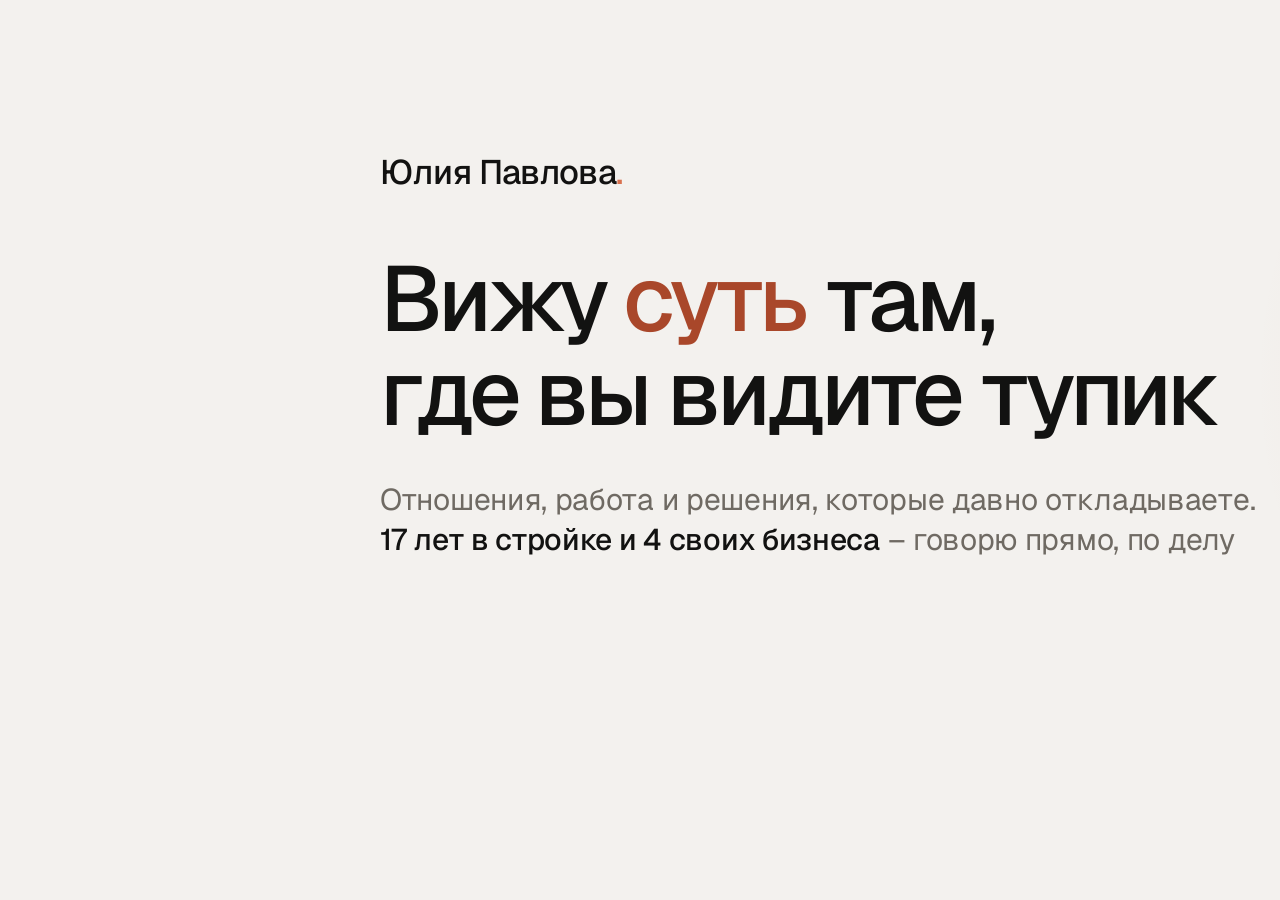
<file: docs/oformlenie/src/vk_cover_sut.html>
<!doctype html>
<html lang="ru"><head><meta charset="utf-8"><title>Обложка ВК</title>
<style>
@font-face{font-family:'Geist';font-weight:400 600;src:url(../../../fonts/Geist-cyrillic-0.woff2) format('woff2');unicode-range:U+0400-045F,U+2116;}
@font-face{font-family:'Geist';font-weight:400 600;src:url(../../../fonts/Geist-latin-1.woff2) format('woff2');unicode-range:U+0000-00FF,U+2000-206F;}
:root{--off:#F3F1EE;--stage:#E7E5E1;--ink:#121211;--gray:#6F6A63;--accent:#D9714F;--accent-ink:#A9472A;--line:rgba(18,18,17,.12)}
*{margin:0;padding:0;box-sizing:border-box}
html,body{width:1920px;height:768px;overflow:hidden}
body{font-family:'Geist',sans-serif;font-weight:500;color:var(--ink);background:var(--off);position:relative;-webkit-font-smoothing:antialiased}
body.dark{--off:#0B0B0A;--ink:#fff;--gray:#A29C94;--accent-ink:#D9714F;--line:rgba(255,255,255,.13)}
/* мягкое тёплое пятно справа, как дым туши на сайте */
.halo{position:absolute;left:1236px;top:-120px;width:1000px;height:1000px;border-radius:50%;
  background:radial-gradient(circle,rgba(217,113,79,.20) 0,rgba(217,113,79,.08) 38%,rgba(217,113,79,0) 68%)}
.dark .halo{background:radial-gradient(circle,rgba(217,113,79,.26) 0,rgba(217,113,79,.09) 38%,rgba(217,113,79,0) 68%)}
/* «точка» = суть */
.dot{position:absolute;left:1556px;top:330px;width:108px;height:108px;border-radius:50%;background:var(--accent)}
.ring{position:absolute;border-radius:50%;border:1.5px solid var(--line)}
.r1{left:1460px;top:234px;width:300px;height:300px}
.r2{left:1350px;top:124px;width:520px;height:520px}
.wrap{position:absolute;left:380px;top:150px;width:1000px}
.logo{font-size:34px;letter-spacing:-.02em}
.logo i{font-style:normal;color:var(--accent)}
h1{margin-top:58px;font-size:92px;line-height:1.02;letter-spacing:-.045em;font-weight:500}
h1 em{font-style:normal;color:var(--accent-ink)}
.sub{margin-top:40px;font-size:30px;line-height:1.35;letter-spacing:-.01em;color:var(--gray);font-weight:400;max-width:none}
.sub b{font-weight:500;color:var(--ink)}
</style></head>
<body class="">
<div class="halo"></div>
<div class="ring r2"></div><div class="ring r1"></div><div class="dot"></div>
<div class="wrap">
  <div class="logo">Юлия Павлова<i>.</i></div>
  <h1>Вижу <em>суть</em> там,<br>где вы видите тупик</h1>
  <p class="sub">Отношения, работа и решения, которые давно откладываете.<br><b>17 лет в стройке и 4 своих бизнеса</b> – говорю прямо, по делу</p>
</div>
<script>if(location.hash==='#dark')document.body.className='dark'</script>
</body></html>
</file>
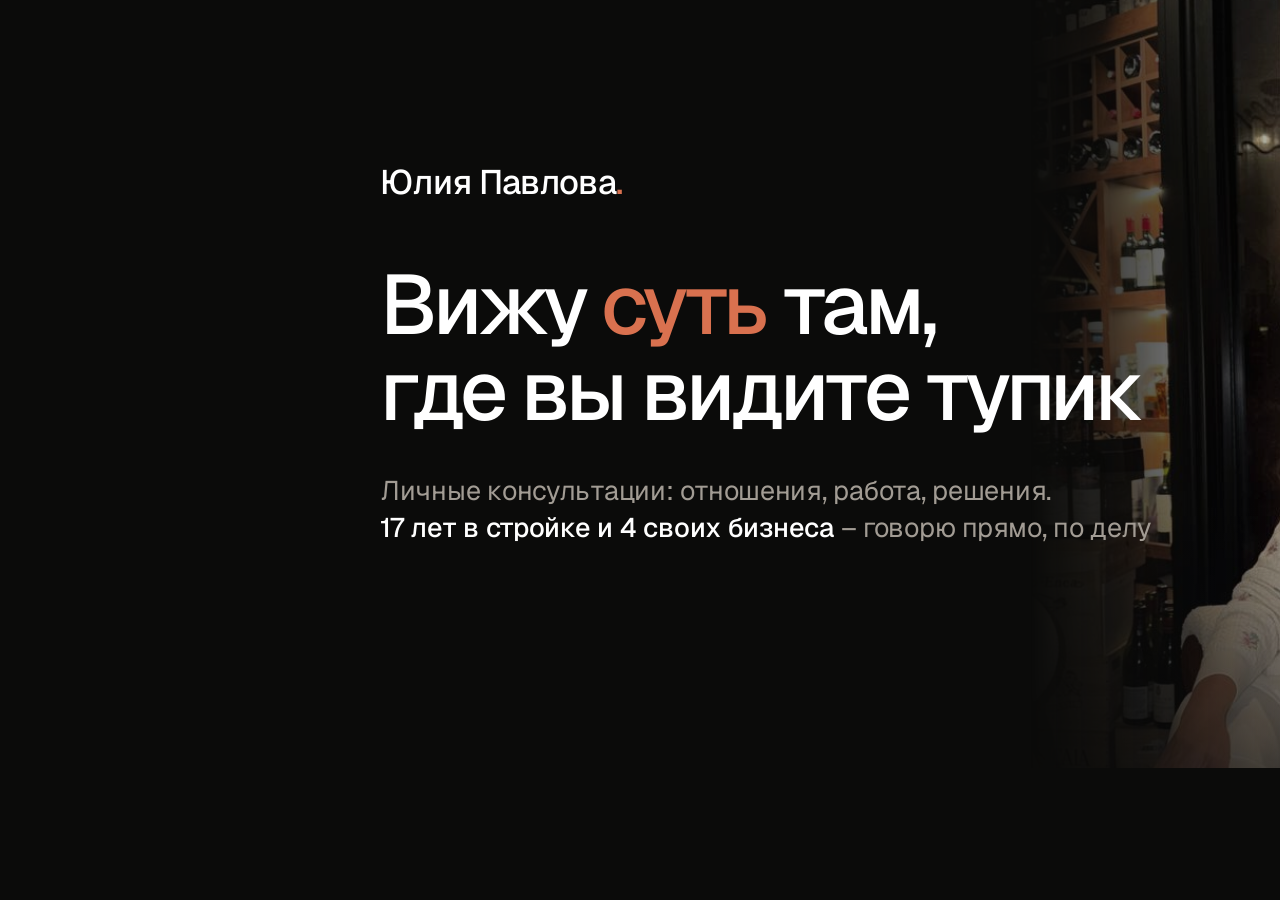
<file: docs/oformlenie/src/vk_cover_sut_dark_photo.html>
<!doctype html>
<html lang="ru"><head><meta charset="utf-8"><title>Обложка ВК, тёмная с фото</title>
<style>
@font-face{font-family:'Geist';font-weight:400 600;src:url(../../../fonts/Geist-cyrillic-0.woff2) format('woff2');unicode-range:U+0400-045F,U+2116;}
@font-face{font-family:'Geist';font-weight:400 600;src:url(../../../fonts/Geist-latin-1.woff2) format('woff2');unicode-range:U+0000-00FF,U+2000-206F;}
:root{--off:#0B0B0A;--ink:#fff;--gray:#A29C94;--accent:#D9714F}
*{margin:0;padding:0;box-sizing:border-box}
html,body{width:1920px;height:768px;overflow:hidden}
body{font-family:'Geist',sans-serif;font-weight:500;color:var(--ink);background:var(--off);position:relative;-webkit-font-smoothing:antialiased}
/* фото Юли справа, левый край растворяется в тёмном фоне */
.photo{position:absolute;left:1030px;top:0;width:760px;height:768px;overflow:hidden;
  -webkit-mask-image:linear-gradient(90deg,transparent 0,#000 280px,#000 calc(100% - 140px),transparent);mask-image:linear-gradient(90deg,transparent 0,#000 280px,#000 calc(100% - 140px),transparent)}
.photo img{width:100%;height:100%;object-fit:cover;object-position:50% 39%;filter:saturate(.85) brightness(.8)}
.photo::after{content:"";position:absolute;inset:0;background:linear-gradient(0deg,rgba(11,11,10,.6),rgba(11,11,10,0) 35%)}
.wrap{position:absolute;left:380px;top:160px;width:1000px}
.logo{font-size:34px;letter-spacing:-.02em}
.logo i{font-style:normal;color:var(--accent)}
h1{margin-top:58px;font-size:84px;line-height:1.02;letter-spacing:-.045em;font-weight:500}
h1 em{font-style:normal;color:var(--accent)}
.sub{margin-top:40px;font-size:27px;line-height:1.35;letter-spacing:-.01em;color:var(--gray);font-weight:400}
.sub b{font-weight:500;color:var(--ink)}
</style></head>
<body>
<div class="photo"><img src="yulia_wine.jpg" alt=""></div>
<div class="wrap">
  <div class="logo">Юлия Павлова<i>.</i></div>
  <h1>Вижу <em>суть</em> там,<br>где вы видите тупик</h1>
  <p class="sub">Личные консультации: отношения, работа, решения.<br><b>17 лет в стройке и 4 своих бизнеса</b> – говорю прямо, по делу</p>
</div>
</body></html>
</file>
<file: igra/style.css>
@font-face{font-family:'Geist';font-weight:400 600;font-display:swap;src:url(../fonts/Geist-cyrillic-0.woff2) format('woff2');unicode-range:U+0301,U+0400-045F,U+0490-0491,U+04B0-04B1,U+2116}
@font-face{font-family:'Geist';font-weight:400 600;font-display:swap;src:url(../fonts/Geist-latin-1.woff2) format('woff2');unicode-range:U+0000-00FF,U+0131,U+0152-0153,U+2000-206F,U+2212}
@font-face{font-family:'Geist Mono';font-weight:400 500;font-display:swap;src:url(../fonts/GeistMono-cyrillic-2.woff2) format('woff2');unicode-range:U+0301,U+0400-045F,U+0490-0491,U+04B0-04B1,U+2116}
@font-face{font-family:'Geist Mono';font-weight:400 500;font-display:swap;src:url(../fonts/GeistMono-latin-3.woff2) format('woff2');unicode-range:U+0000-00FF,U+0131,U+0152-0153,U+2000-206F,U+2212}

:root{
  --black:#0B0B0A;--panel:#151412;--panel2:#1D1B19;--off:#F3F1EE;--gray:#6F6A63;--gray-d:#A29C94;
  --line:rgba(255,255,255,.12);--accent:#D9714F;--accent-ink:#A9472A;
  --f:'Geist',system-ui,sans-serif;--mono:'Geist Mono',ui-monospace,monospace;
  --ease:cubic-bezier(.16,1,.3,1);
  --safe-b:env(safe-area-inset-bottom,0px);
  --safe-t:max(env(safe-area-inset-top,0px), calc(var(--tg-safe-area-inset-top,0px) + var(--tg-content-safe-area-inset-top,0px)));
}
*{box-sizing:border-box;margin:0;padding:0}
html,body{height:100%}
body{background:var(--black);color:var(--off);font-family:var(--f);font-size:16px;line-height:1.5;-webkit-font-smoothing:antialiased;-webkit-tap-highlight-color:transparent;overscroll-behavior:none}
button,input,textarea{font:inherit;color:inherit;background:none;border:0}
button{cursor:pointer;touch-action:manipulation;user-select:none;-webkit-user-select:none}
:focus-visible{outline:2px solid var(--accent);outline-offset:3px;border-radius:8px}
[hidden]{display:none!important}

#app{max-width:480px;margin:0 auto;min-height:100%;position:relative}
.screen{min-height:100dvh;display:flex;flex-direction:column;padding:var(--safe-t) max(16px,env(safe-area-inset-right)) calc(20px + var(--safe-b)) max(16px,env(safe-area-inset-left))}
.top{display:flex;align-items:center;gap:12px;height:60px;flex:none}
.logo{display:inline-flex;align-items:center;gap:10px;font-weight:500;font-size:18px;letter-spacing:-.045em}
.logo img{border-radius:8px;box-shadow:0 0 0 1px rgba(255,255,255,.14)}
.dot{display:inline-block;width:.24em;height:.24em;border-radius:50%;background:var(--accent);margin-left:.06em;vertical-align:baseline}
.top-title{flex:1;text-align:center;font-weight:500;letter-spacing:-.02em}
.icon-btn{width:40px;height:40px;border-radius:12px;display:grid;place-items:center;fill:currentColor;flex:none}
.icon-btn:active{background:var(--panel)}

.label{font-family:var(--mono);font-size:11px;letter-spacing:.12em;text-transform:uppercase;color:var(--gray-d)}
.muted{color:var(--gray-d)}
h1{font-size:34px;line-height:1.08;font-weight:500;letter-spacing:-.04em;margin:10px 0 12px}

.pill{display:inline-flex;align-items:center;justify-content:center;gap:8px;height:52px;padding:0 24px;border-radius:999px;font-weight:500;letter-spacing:-.01em;transition:transform 160ms var(--ease),background 200ms,opacity 200ms}
.pill:active{transform:scale(.97)}
.pill.accent{background:var(--accent);color:#fff}
.pill.ghost{box-shadow:inset 0 0 0 1px var(--line);color:var(--off)}
.pill.wide{width:100%}
.pill:disabled{opacity:.35;pointer-events:none}

/* Участницы */
.setup{padding-top:28px;display:flex;flex-direction:column;flex:1}
.add{display:flex;gap:8px;margin:22px 0 12px}
.add input{flex:1;height:52px;border-radius:16px;background:var(--panel);padding:0 18px;font-size:16px;box-shadow:inset 0 0 0 1px var(--line)}
.add input::placeholder{color:var(--gray)}
.add .pill{width:52px;padding:0;font-size:24px;font-weight:400}
.players{list-style:none;display:flex;flex-direction:column;gap:8px}
.players li{display:flex;align-items:center;gap:12px;height:52px;padding:0 8px 0 12px;border-radius:16px;background:var(--panel);animation:pop 320ms var(--ease)}
.players .num{font-family:var(--mono);font-size:12px;color:var(--gray);width:18px}
.players .name{flex:1;font-weight:500}
.players .rm{width:40px;height:40px;border-radius:12px;color:var(--gray-d);font-size:20px}
.token-i{width:26px;height:26px;border-radius:50%;display:grid;place-items:center;font-size:12px;font-weight:600;color:#0B0B0A;flex:none}
.setup-actions{display:flex;flex-direction:column;gap:10px;margin-top:auto;padding-top:24px}
.rules{margin-top:18px;padding:16px 18px;border-radius:18px;background:var(--panel);color:var(--gray-d);font-size:14px}
.rules summary{color:var(--off);font-weight:500;cursor:pointer;list-style:none}
.rules summary::after{content:' +';color:var(--accent)}
.rules[open] summary::after{content:' −'}
.rules ol{margin:10px 0 0 18px;display:flex;flex-direction:column;gap:6px}

/* Очередь */
.queue{flex:1;display:flex;gap:6px;overflow-x:auto;scrollbar-width:none;padding:4px 0}
.queue::-webkit-scrollbar{display:none}
.q{display:inline-flex;align-items:center;gap:6px;height:32px;padding:0 12px 0 4px;border-radius:999px;background:var(--panel);font-size:13px;white-space:nowrap;color:var(--gray-d);transition:background 250ms,color 250ms}
.q .token-i{width:24px;height:24px;font-size:11px;box-shadow:0 0 0 1px rgba(11,11,10,.25)}
.q.on{background:var(--off);color:#0B0B0A;font-weight:500}

/* Поле */
.board-wrap{flex:1;display:flex;align-items:center;justify-content:center;padding:8px 0}
.board{--gap:5px;position:relative;width:100%;max-width:420px;display:grid;grid-template-columns:repeat(6,1fr);grid-template-rows:repeat(7,1fr);gap:var(--gap);aspect-ratio:6/7}
.cell{border-radius:12px;position:relative;display:flex;align-items:flex-start;justify-content:flex-start;padding:6px;font-family:var(--mono);font-size:9px;letter-spacing:.04em;text-transform:uppercase;color:rgba(11,11,10,.62);transition:transform 300ms var(--ease),box-shadow 300ms}
.cell svg{width:42%;height:42%;max-width:20px;fill:none;stroke:rgba(11,11,10,.5);stroke-width:1.8;stroke-linecap:round;stroke-linejoin:round}
.cell.dark svg{stroke:rgba(255,255,255,.72)}
.cell.start{background:var(--panel2)!important;color:var(--gray-d);box-shadow:inset 0 0 0 1px var(--line)}
.cell.land{transform:scale(1.08);box-shadow:0 0 0 2px var(--off),0 10px 30px rgba(0,0,0,.5);z-index:2}
.center{grid-column:2/6;grid-row:2/7;border-radius:22px;background:var(--panel);display:flex;flex-direction:column;align-items:center;justify-content:center;text-align:center;padding:12px}
.turn-name{font-size:26px;font-weight:500;letter-spacing:-.035em;line-height:1.1;margin:4px 0 8px;max-width:100%;overflow:hidden;text-overflow:ellipsis;white-space:nowrap}
.hint{font-size:13px;color:var(--gray-d);margin-top:10px;min-height:20px}

.tokens{position:absolute;inset:0;pointer-events:none}
.token{position:absolute;width:24px;height:24px;margin:-12px 0 0 -12px;border-radius:50%;display:grid;place-items:center;font-size:11px;font-weight:600;color:#0B0B0A;box-shadow:0 0 0 2px var(--black),0 4px 10px rgba(0,0,0,.45);transition:left 260ms var(--ease),top 260ms var(--ease),transform 260ms var(--ease);z-index:3}
.token.me{transform:scale(1.18);z-index:4}
.token b{font-weight:600}
.token.hop{animation:hop 300ms var(--ease)}
@keyframes hop{0%{translate:0 0;scale:1 1}30%{translate:0 -10px;scale:.9 1.12}62%{translate:0 0;scale:1.14 .86}100%{translate:0 0;scale:1 1}}
.board.thud{animation:thud 380ms linear}
@keyframes thud{0%{translate:0 0}15%{translate:0 3px}35%{translate:0 -2px}55%{translate:0 1px}75%{translate:0 -.5px}100%{translate:0 0}}
.scene.windup .cube{scale:.9;transition:transform 1100ms cubic-bezier(.2,.75,.25,1),scale 110ms ease-in}
.scale button.pop{animation:pop2 260ms var(--ease)}
@keyframes pop2{0%{scale:1}40%{scale:1.08}100%{scale:1}}

/* Кубик */
.scene{width:84px;height:84px;perspective:420px;cursor:pointer;margin:14px 0 10px}
.cube{width:100%;height:100%;position:relative;transform-style:preserve-3d;transform:rotateX(-22deg) rotateY(-30deg);transition:transform 1100ms cubic-bezier(.2,.75,.25,1),scale 220ms var(--ease)}
.face{position:absolute;inset:0;border-radius:18px;background:var(--off);box-shadow:inset 0 0 0 1px rgba(0,0,0,.08),inset 0 -6px 14px rgba(0,0,0,.08);display:grid;grid-template:repeat(3,1fr)/repeat(3,1fr);padding:14px;backface-visibility:hidden}
.face i{width:13px;height:13px;border-radius:50%;background:#121211;place-self:center}
.f1 i{background:var(--accent);width:17px;height:17px}
.f1{transform:translateZ(42px)}
.f6{transform:rotateY(180deg) translateZ(42px)}
.f2{transform:rotateY(90deg) translateZ(42px)}
.f5{transform:rotateY(-90deg) translateZ(42px)}
.f3{transform:rotateX(90deg) translateZ(42px)}
.f4{transform:rotateX(-90deg) translateZ(42px)}
.f1 i{grid-area:2/2}
.f2 i:nth-child(1){grid-area:1/1}.f2 i:nth-child(2){grid-area:3/3}
.f3 i:nth-child(1){grid-area:1/1}.f3 i:nth-child(2){grid-area:2/2}.f3 i:nth-child(3){grid-area:3/3}
.f4 i:nth-child(1){grid-area:1/1}.f4 i:nth-child(2){grid-area:1/3}.f4 i:nth-child(3){grid-area:3/1}.f4 i:nth-child(4){grid-area:3/3}
.f5 i:nth-child(1){grid-area:1/1}.f5 i:nth-child(2){grid-area:1/3}.f5 i:nth-child(3){grid-area:2/2}.f5 i:nth-child(4){grid-area:3/1}.f5 i:nth-child(5){grid-area:3/3}
.f6 i:nth-child(1){grid-area:1/1}.f6 i:nth-child(2){grid-area:2/1}.f6 i:nth-child(3){grid-area:3/1}.f6 i:nth-child(4){grid-area:1/3}.f6 i:nth-child(5){grid-area:2/3}.f6 i:nth-child(6){grid-area:3/3}
.scene.busy{pointer-events:none}
.scene.wait .cube{animation:nudge 2.4s var(--ease) infinite}

.legend{list-style:none;display:flex;flex-wrap:wrap;gap:6px 14px;justify-content:center;padding:8px 0 4px;font-size:12px;color:var(--gray-d)}
.legend li{display:inline-flex;align-items:center;gap:6px}
.legend i{width:16px;height:16px;border-radius:5px;display:grid;place-items:center}
.legend i svg{width:11px;height:11px;fill:none;stroke:rgba(11,11,10,.6);stroke-width:2.2;stroke-linecap:round;stroke-linejoin:round}
.legend i.dark svg{stroke:rgba(255,255,255,.85)}

/* Слои */
.layer{position:fixed;inset:0;z-index:20;display:flex;align-items:center;justify-content:center;padding:16px;background:rgba(6,6,5,.72);backdrop-filter:blur(6px);-webkit-backdrop-filter:blur(6px);animation:fade 240ms ease}
.card-flip{width:100%;max-width:420px;position:relative;perspective:1200px}
.card{border-radius:28px;backface-visibility:hidden;-webkit-backface-visibility:hidden;transition:transform 700ms var(--ease)}
.card.back{position:absolute;inset:0;background:var(--panel);box-shadow:inset 0 0 0 1px var(--line);display:grid;place-items:center;transform:rotateY(0)}
.back-mark{font-size:84px;font-weight:500;letter-spacing:-.06em;display:inline-flex;align-items:flex-end}
.back-mark .dot{width:18px;height:18px;margin:0 0 20px 3px}
.card.front{background:var(--off);color:#121211;padding:22px 20px 18px;transform:rotateY(180deg);display:flex;flex-direction:column;max-height:calc(100dvh - 32px);overflow:auto}
.card-flip.open .back{transform:rotateY(-180deg)}
.card-flip.open .front{transform:rotateY(0)}
.card-head{display:flex;align-items:center;justify-content:space-between;gap:10px}
.chip svg{width:14px;height:14px;fill:none;stroke:currentColor;stroke-width:2;stroke-linecap:round;stroke-linejoin:round;flex:none}
.chip{display:inline-flex;align-items:center;gap:7px;height:30px;padding:0 12px;border-radius:999px;font-family:var(--mono);font-size:11px;letter-spacing:.08em;text-transform:uppercase;color:#121211}
.card-who{font-size:13px;color:var(--gray)}
.phrase{font-size:29px;line-height:1.14;font-weight:500;letter-spacing:-.035em;margin:26px 0 14px;text-wrap:balance}
.card-hint{font-size:14px;color:var(--gray);margin-bottom:20px}
.scale{display:grid;grid-template-columns:repeat(3,1fr);gap:6px;padding:5px;border-radius:18px;background:#E7E5E1}
.scale button{height:48px;border-radius:14px;font-size:14px;font-weight:500;color:#3a3733;transition:background 200ms,color 200ms,transform 160ms var(--ease)}
.scale button:active{transform:scale(.96)}
.scale button[aria-checked=true]{background:#121211;color:#fff}
.scale button[data-v=yes][aria-checked=true]{background:var(--accent-ink)}
.scale.optional::before{content:'По желанию';grid-column:1/-1;font-family:var(--mono);font-size:10px;letter-spacing:.1em;text-transform:uppercase;color:var(--gray);text-align:center;padding-top:2px}
#card-note{margin-top:10px;width:100%;border-radius:14px;background:#fff;padding:12px 14px;font-size:14px;resize:none;color:#121211;box-shadow:inset 0 0 0 1px rgba(18,18,17,.1)}
#card-note::placeholder{color:#A29C94}
.card-actions{display:grid;grid-template-columns:auto 1fr;gap:8px;margin-top:14px}
.card .pill.ghost{color:#121211;box-shadow:inset 0 0 0 1px rgba(18,18,17,.16)}

.sheet-layer{align-items:flex-end;padding:0}
.sheet{width:100%;max-width:480px;background:var(--panel);border-radius:24px 24px 0 0;padding:10px 10px calc(14px + var(--safe-b));display:flex;flex-direction:column;animation:up 320ms var(--ease)}
.sheet-item{height:54px;border-radius:14px;text-align:left;padding:0 16px;font-weight:500}
.sheet-item:active{background:var(--panel2)}
.sheet-item.danger{color:var(--accent)}
.sheet-item.muted{color:var(--gray-d)}

/* Итоги */
.summary{display:flex;flex-direction:column;gap:12px;padding:8px 0 16px;flex:1}
.empty{color:var(--gray-d);text-align:center;padding:40px 0}
.person{background:var(--panel);border-radius:22px;padding:16px}
.person-head{display:flex;align-items:center;gap:10px;margin-bottom:6px}
.person-head .name{font-weight:500;font-size:18px;letter-spacing:-.02em;flex:1}
.person-head .cnt{font-family:var(--mono);font-size:11px;color:var(--gray)}
.focus{font-size:13px;color:var(--gray-d);margin-bottom:8px}
.focus b{color:var(--accent);font-weight:500}
.entry{padding:10px 0;border-top:1px solid var(--line)}
.entry-top{display:flex;align-items:center;gap:8px;font-family:var(--mono);font-size:10px;letter-spacing:.08em;text-transform:uppercase;color:var(--gray-d)}
.entry-top i{width:8px;height:8px;border-radius:2px}
.entry p{margin-top:4px;font-size:15px;line-height:1.35}
.badge{margin-left:auto;font-family:var(--f);font-size:12px;letter-spacing:0;text-transform:none;padding:2px 9px;border-radius:999px;background:var(--panel2);color:var(--gray-d)}
.badge.yes{background:var(--accent-ink);color:#fff}
.badge.mid{background:#3a3733;color:var(--off)}
.entry .note{font-size:13px;color:var(--gray-d);margin-top:4px}
.summary-actions{display:flex;flex-direction:column;gap:10px;position:sticky;bottom:0;padding:12px 0 calc(4px + var(--safe-b));background:linear-gradient(transparent,var(--black) 30%)}

.opt{display:flex;align-items:center;gap:12px;margin-top:12px;padding:14px 16px;border-radius:16px;background:var(--panel);cursor:pointer}
.opt span{flex:1;display:flex;flex-direction:column}
.opt b{font-weight:500}
.opt small{font-size:13px;color:var(--gray-d)}
.opt input{position:absolute;opacity:0;pointer-events:none}
.switch{width:44px;height:26px;border-radius:999px;background:#3a3733;position:relative;flex:none;transition:background 200ms}
.switch::after{content:'';position:absolute;top:3px;left:3px;width:20px;height:20px;border-radius:50%;background:var(--off);transition:transform 240ms var(--ease)}
.opt input:checked+.switch{background:var(--accent)}
.opt input:checked+.switch::after{transform:translateX(18px)}
.opt input:focus-visible+.switch{outline:2px solid var(--accent);outline-offset:3px}
.arch-label{margin:14px 4px 2px}
.arch{display:flex;align-items:center;gap:12px;background:var(--panel);border-radius:18px;padding:12px 12px 12px 16px}
.arch div{flex:1;display:flex;flex-direction:column;min-width:0}
.arch b{font-weight:500}
.arch span{font-size:13px;color:var(--gray-d);overflow:hidden;text-overflow:ellipsis;white-space:nowrap}
.pill.small{height:40px;padding:0 16px;font-size:14px}
.toast{position:fixed;left:50%;bottom:calc(24px + var(--safe-b));transform:translate(-50%,20px);background:var(--off);color:#121211;padding:12px 18px;border-radius:999px;font-size:14px;font-weight:500;opacity:0;pointer-events:none;transition:opacity 220ms,transform 320ms var(--ease);z-index:40;white-space:nowrap}
.toast.on{opacity:1;transform:translate(-50%,0)}

@keyframes pop{from{opacity:0;transform:translateY(6px) scale(.98)}}
@keyframes fade{from{opacity:0}}
@keyframes up{from{transform:translateY(100%)}}
@keyframes nudge{0%,70%,100%{translate:0 0}80%{translate:0 -6px}90%{translate:0 0}}

@media (max-height:700px){.phrase{font-size:25px;margin-top:18px}.board{max-width:360px}}
@media (prefers-reduced-motion:reduce){
  *,*::before,*::after{animation-duration:1ms!important;transition-duration:1ms!important}
}
</file>
